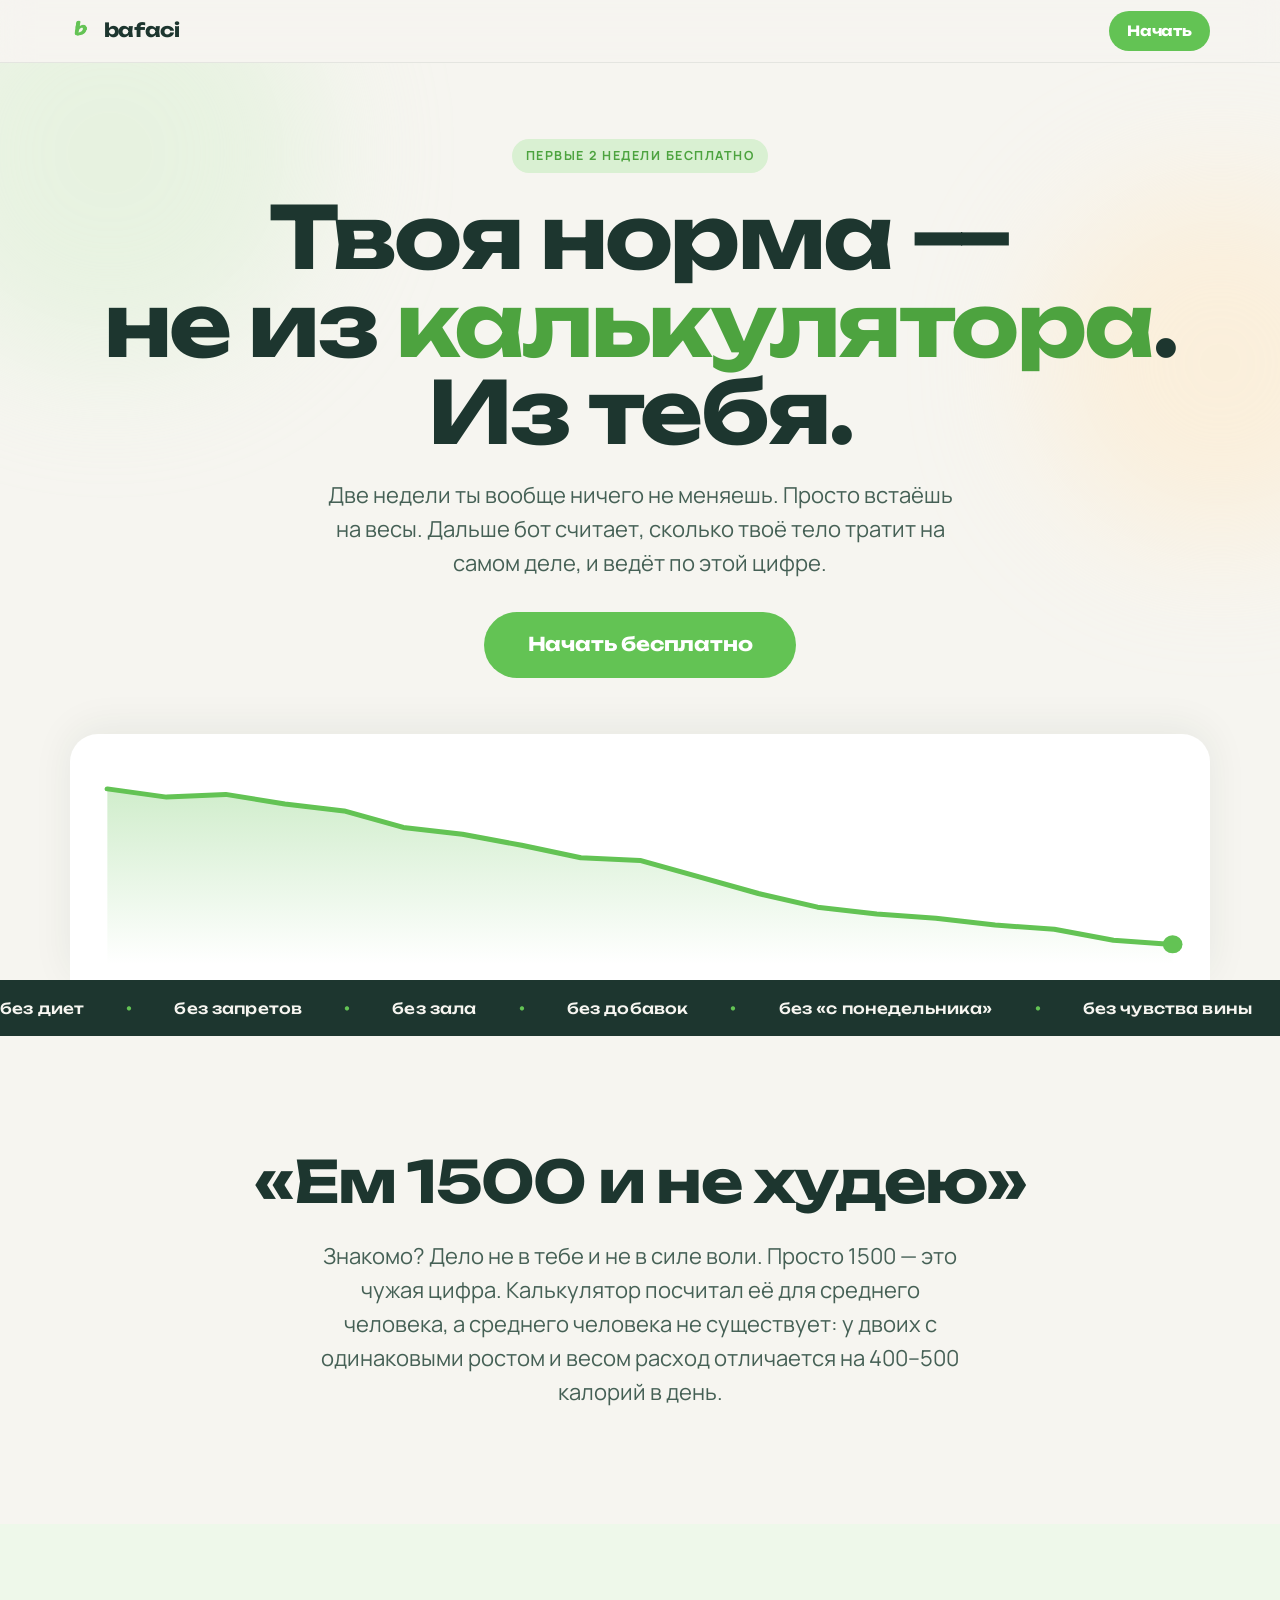
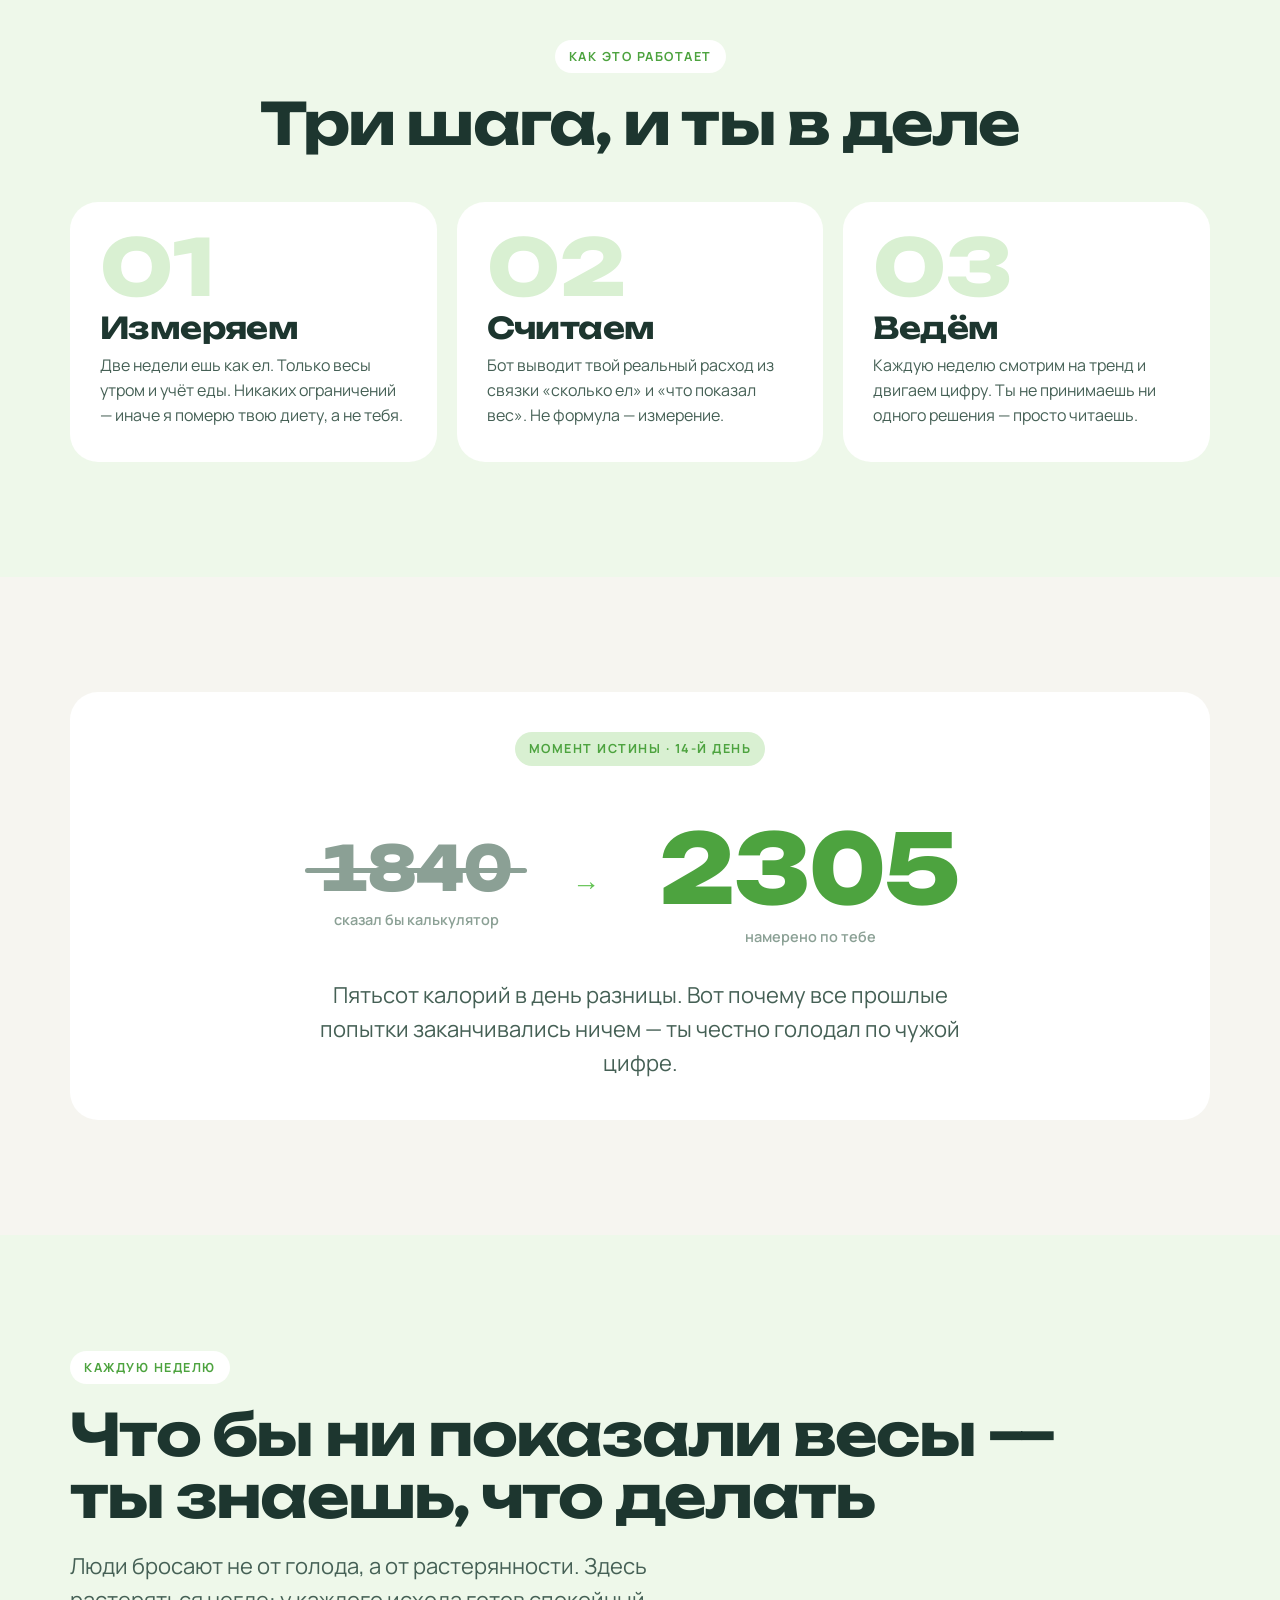
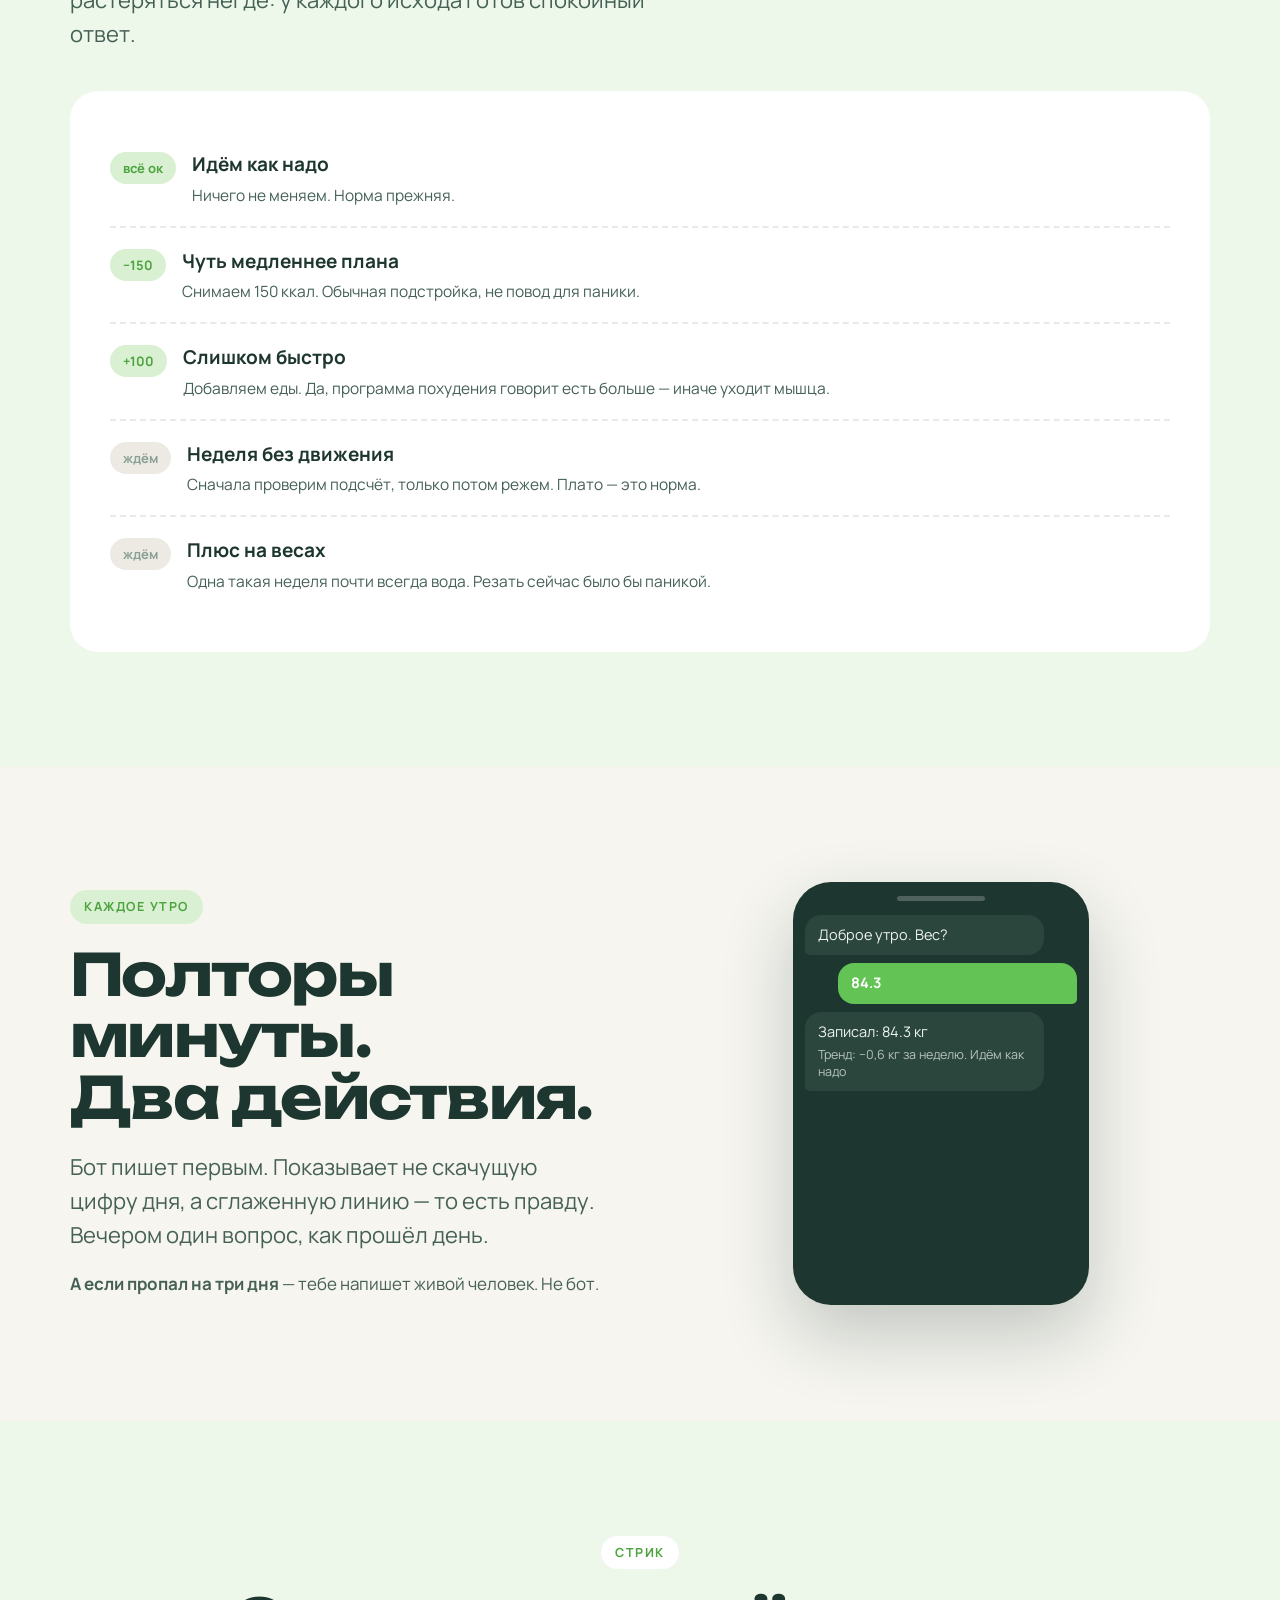
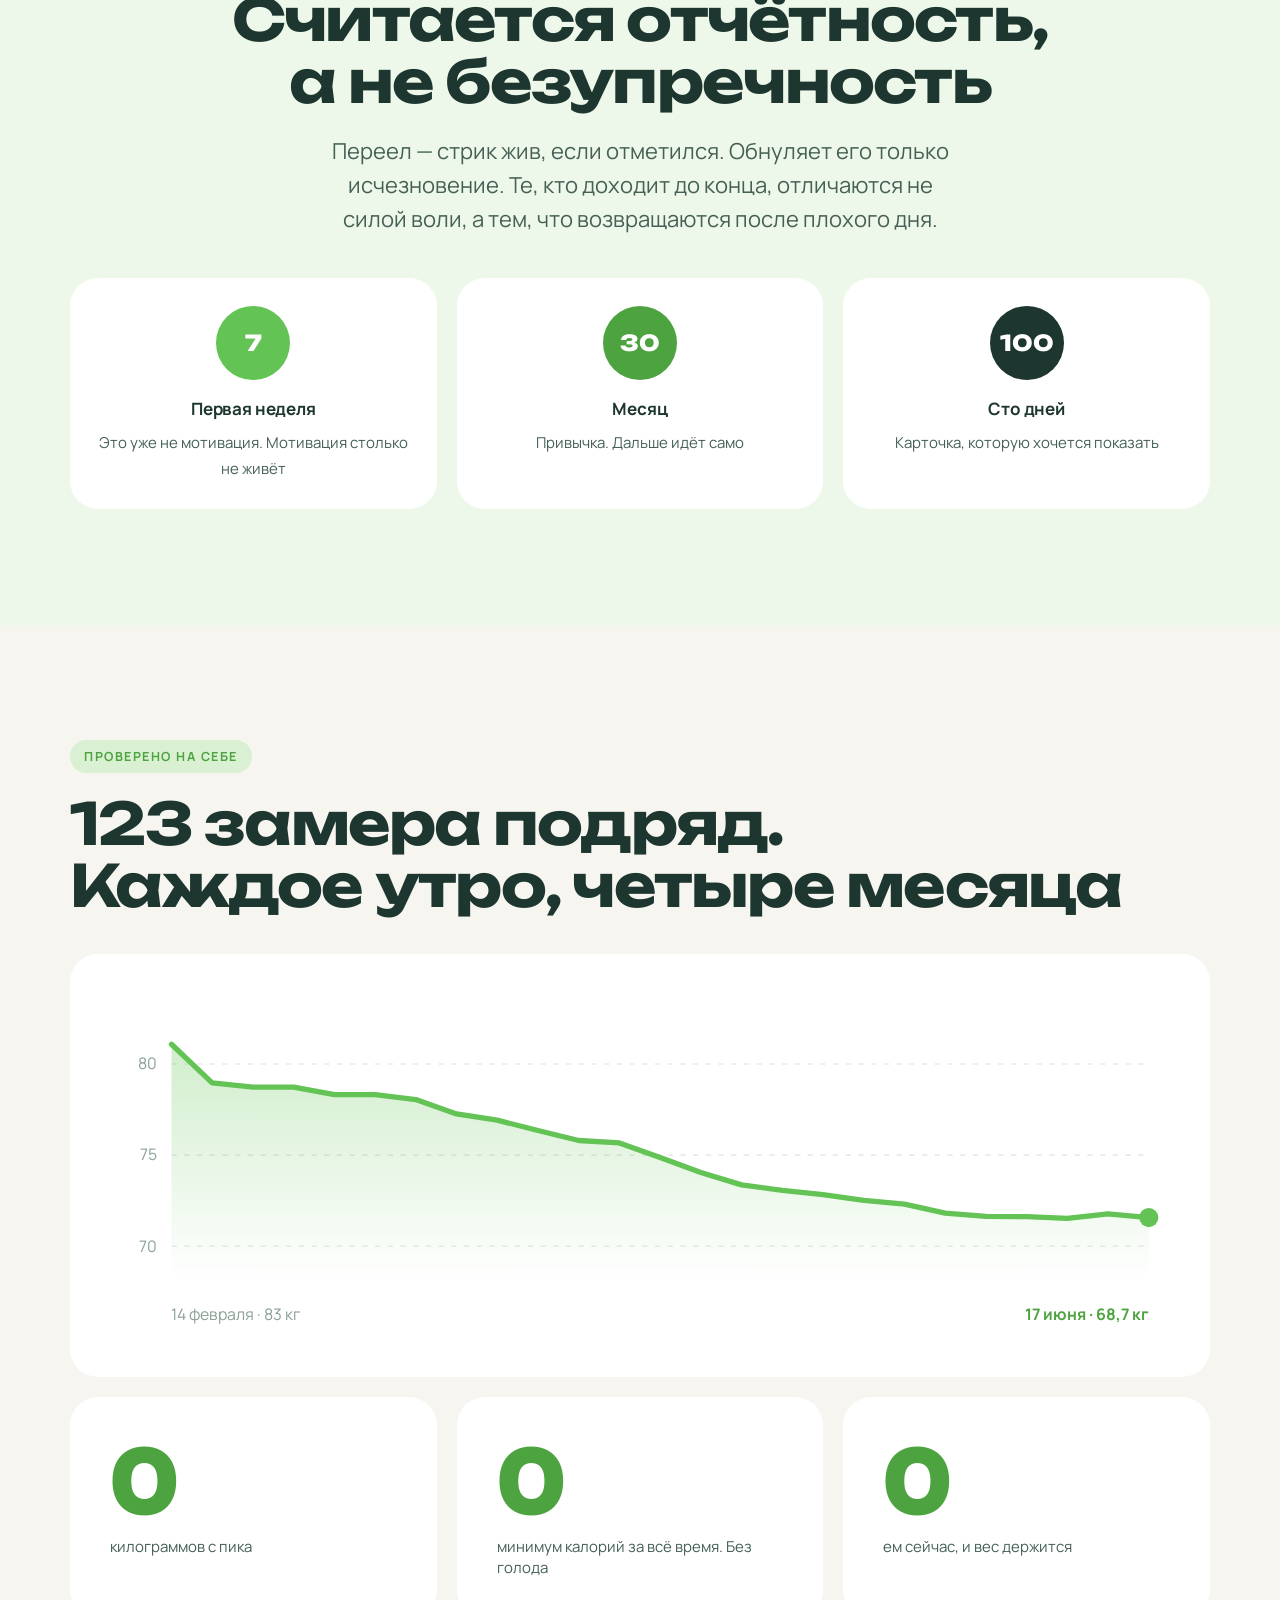
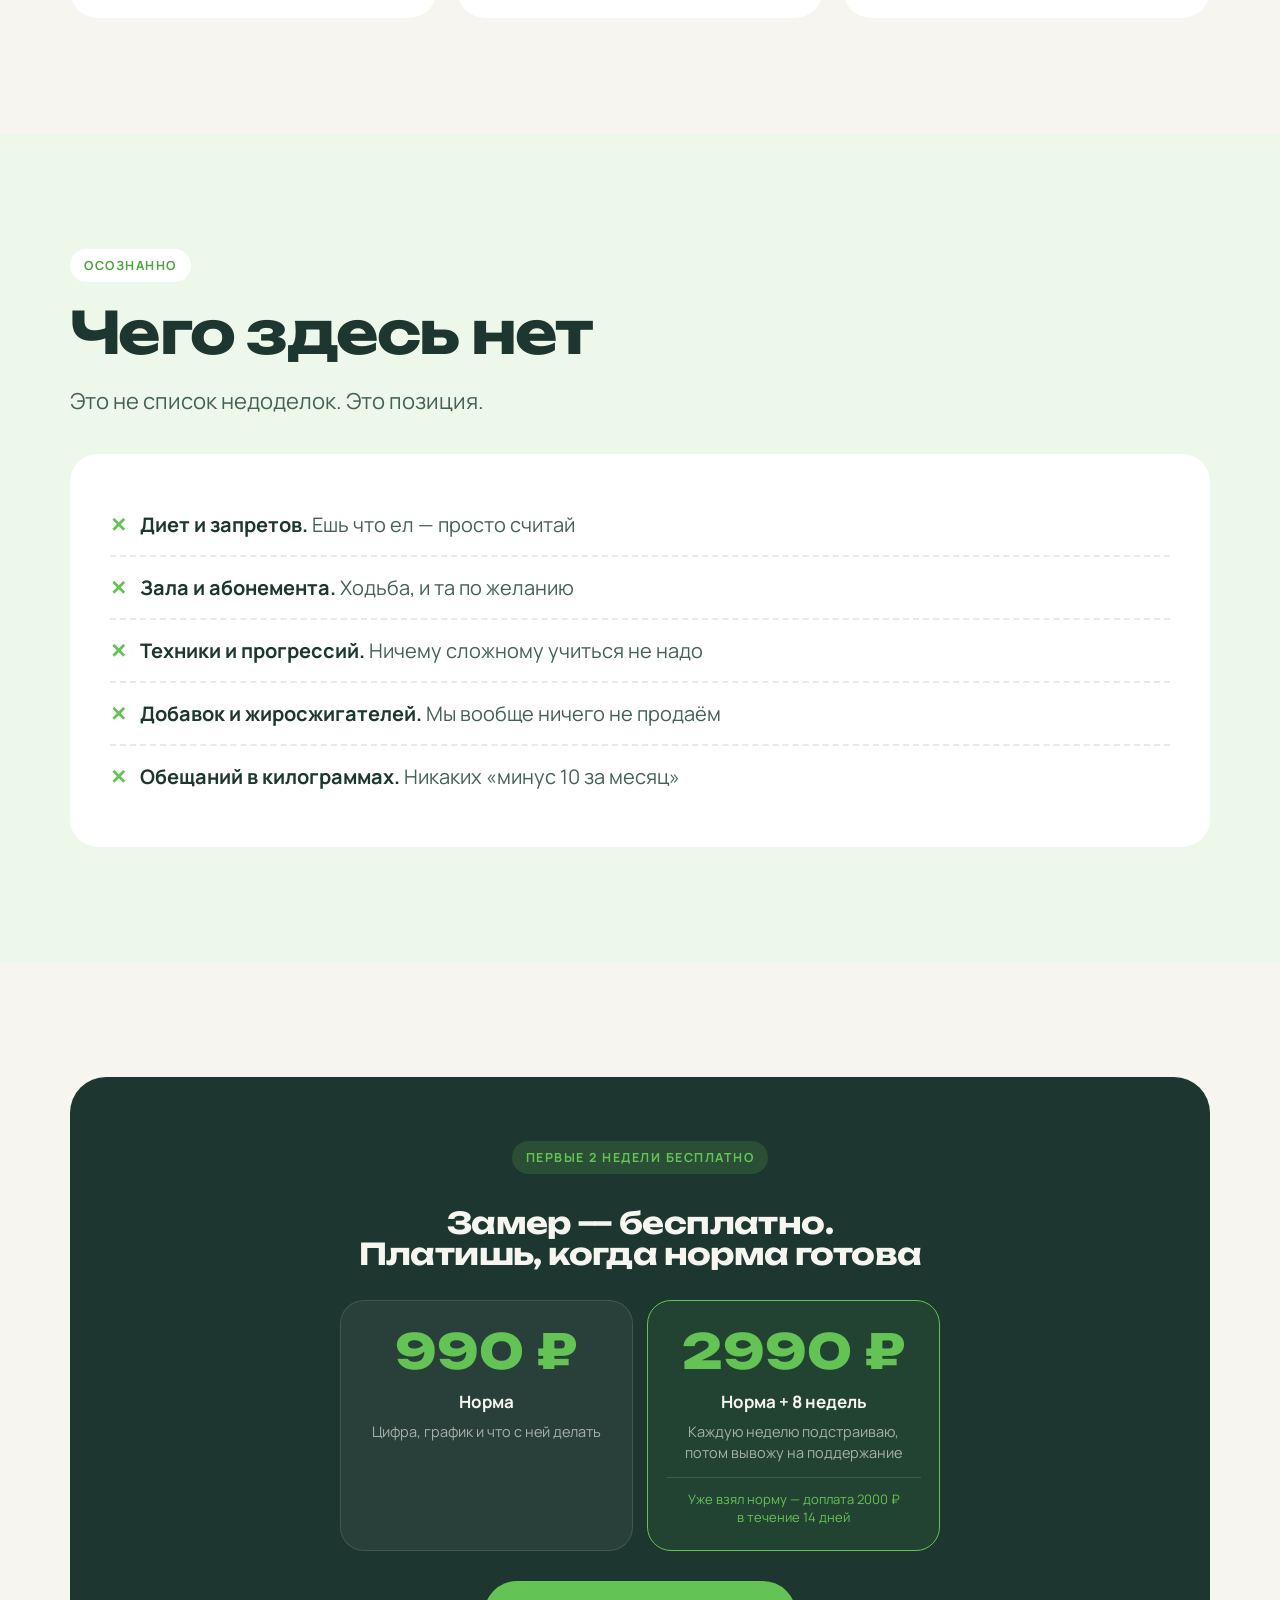
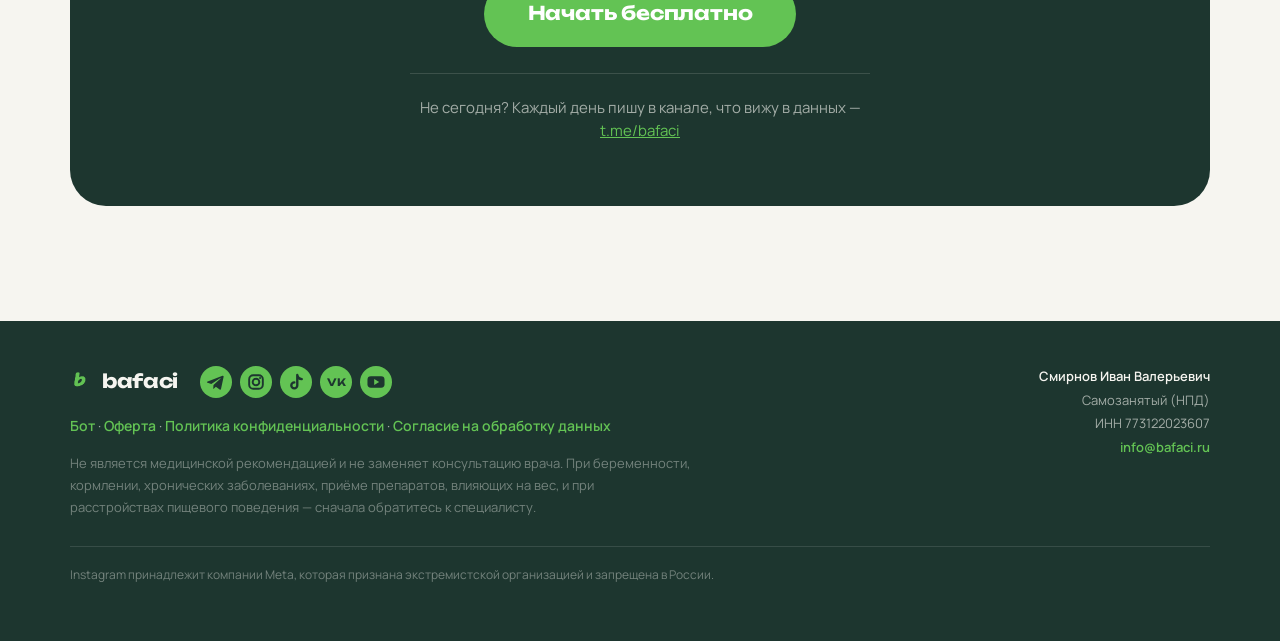
<file: index.html>
<!DOCTYPE html>
<html lang="ru">
<head>
<meta charset="utf-8">
<meta name="viewport" content="width=device-width, initial-scale=1, viewport-fit=cover">
<title>bafaci — мы не гадаем твою норму. Мы её измеряем.</title>
<meta name="description" content="Телеграм-бот, который две недели измеряет твой настоящий расход калорий, а потом ведёт по тренду и каждую неделю сам подстраивает норму. Без диет, запретов и зала.">
<link rel="icon" href="logo.png">
<link rel="stylesheet" href="fonts/fonts.css">
<style>
:root{
  --grn:#63c354; --grn-d:#4da33f; --grn-l:#d9f0d2; --grn-p:#eef8ea;
  --ink:#1d362f; --ink-2:#456055; --ink-3:#8ba095;
  --paper:#f6f5f0; --card:#fff;
  --max:1180px; --r:28px;
  --f-body:'Manrope',-apple-system,BlinkMacSystemFont,'Segoe UI','Helvetica Neue',Arial,sans-serif;
  --f-disp:'Unbounded','Manrope',-apple-system,BlinkMacSystemFont,'Segoe UI',Arial,sans-serif;
}
*{margin:0;padding:0;box-sizing:border-box}
html{-webkit-text-size-adjust:100%;scroll-behavior:smooth}
body{background:var(--paper);color:var(--ink);
  font-family:var(--f-body);
  font-size:17px;line-height:1.55;overflow-x:hidden;-webkit-font-smoothing:antialiased}
.wrap{max-width:var(--max);margin:0 auto;padding:0 20px}
section{padding:clamp(64px,9vw,130px) 0;position:relative}

h1,h2,h3,.disp{font-family:var(--f-disp);font-weight:700;letter-spacing:-.03em;line-height:1.02}
h1{font-size:clamp(38px,7.6vw,86px)}
h2{font-size:clamp(29px,5vw,58px);line-height:1.06}
h3{font-size:clamp(20px,2.6vw,30px);letter-spacing:-.02em}
.lead{font-size:clamp(17px,2vw,22px);color:var(--ink-2);max-width:640px;line-height:1.55}
.eyebrow{display:inline-block;font-size:12.5px;font-weight:700;letter-spacing:.12em;text-transform:uppercase;
  color:var(--grn-d);background:var(--grn-l);padding:7px 14px;border-radius:99px;margin-bottom:20px}
.g{color:var(--grn-d)}

.rv{opacity:0;transform:translateY(28px);transition:opacity .8s cubic-bezier(.2,.9,.3,1),transform .8s cubic-bezier(.2,.9,.3,1)}
.rv.in{opacity:1;transform:none}
.d1{transition-delay:.08s}.d2{transition-delay:.16s}.d3{transition-delay:.24s}.d4{transition-delay:.32s}

/* header */
header{position:sticky;top:0;z-index:70;background:rgba(246,245,240,.82);
  backdrop-filter:blur(16px);-webkit-backdrop-filter:blur(16px);border-bottom:1px solid rgba(29,54,47,.08)}
.nav{max-width:var(--max);margin:0 auto;padding:11px 20px;display:flex;align-items:center;justify-content:space-between;gap:12px}
.brand{display:flex;align-items:center;gap:10px;font-family:var(--f-disp);font-weight:700;font-size:19px;letter-spacing:-.02em}
.brand img{height:30px;width:auto;display:block}
.btn{display:inline-block;background:var(--grn);color:#fff;font-weight:700;font-family:var(--f-disp);
  padding:12px 24px;border-radius:99px;text-decoration:none;font-size:15px;letter-spacing:-.01em;
  transition:transform .3s cubic-bezier(.2,.9,.3,1),box-shadow .3s,background .3s;white-space:nowrap}
.btn:hover{background:var(--grn-d);transform:translateY(-2px) scale(1.03);box-shadow:0 10px 26px rgba(99,195,84,.35)}
.btn:active{transform:scale(.98)}
.btn.sm{padding:9px 18px;font-size:14px}
.btn.big{font-size:19px;padding:18px 44px}

/* hero */
.hero{padding-top:clamp(40px,6vw,80px);padding-bottom:0;text-align:center;overflow:hidden}
.hero h1{margin-bottom:22px}
.hero .lead{margin:0 auto 32px}
.blob{position:absolute;border-radius:50%;filter:blur(64px);opacity:.5;pointer-events:none;z-index:-1}
.blob.a{width:420px;height:420px;background:var(--grn-l);top:-120px;left:-100px}
.blob.b{width:360px;height:360px;background:#ffe9c7;top:120px;right:-120px}
.herochart{margin-top:56px;background:var(--card);border-radius:var(--r) var(--r) 0 0;
  padding:26px 22px 0;box-shadow:0 -6px 40px rgba(29,54,47,.07)}
.herochart svg{width:100%;height:auto;display:block}

/* marquee */
.tick{background:var(--ink);color:var(--paper);padding:15px 0;overflow:hidden;white-space:nowrap}
.tickrow{display:inline-flex;gap:42px;animation:slide 26s linear infinite;font-family:var(--f-disp);
  font-weight:500;font-size:15px;letter-spacing:.01em;padding-right:42px}
.tickrow span{display:inline-flex;align-items:center;gap:42px}
.tickrow b{color:var(--grn);font-weight:700}
@keyframes slide{from{transform:translateX(0)}to{transform:translateX(-50%)}}

/* cards */
.card{background:var(--card);border-radius:var(--r);padding:clamp(22px,3.4vw,40px)}
.grid2{display:grid;grid-template-columns:1fr 1fr;gap:20px}
.grid3{display:grid;grid-template-columns:repeat(3,1fr);gap:20px}
@media(max-width:880px){.grid2,.grid3{grid-template-columns:1fr}}

.step{background:var(--card);border-radius:var(--r);padding:34px 30px;position:relative;overflow:hidden;
  transition:transform .35s cubic-bezier(.2,.9,.3,1)}
.step:hover{transform:translateY(-6px)}
  .step .n{font-family:var(--f-disp);font-weight:800;font-size:78px;color:var(--grn-l);line-height:.8;margin-bottom:14px}
.step h3{margin-bottom:10px}
.step p{color:var(--ink-2);font-size:16px}

/* calibration */
.calib{display:flex;align-items:center;justify-content:center;gap:clamp(16px,5vw,60px);flex-wrap:wrap;text-align:center}
  .cnum{font-family:var(--f-disp);font-weight:800;font-variant-numeric:tabular-nums;line-height:1}
.cold{font-size:clamp(34px,5.5vw,62px);color:var(--ink-3);position:relative}
.cold::after{content:'';position:absolute;left:-8%;right:-8%;top:50%;height:5px;background:var(--ink-3);
  border-radius:9px;transform:scaleX(0);transform-origin:left;transition:transform .7s cubic-bezier(.2,.9,.3,1) .45s}
.calib.in .cold::after{transform:scaleX(1)}
.cnew{font-size:clamp(46px,8vw,96px);color:var(--grn-d)}
.clbl{font-size:14.5px;color:var(--ink-3);margin-top:10px;font-weight:600}
.carrow{font-size:28px;color:var(--grn);font-weight:700}

/* verdicts */
.vd{display:flex;gap:16px;padding:19px 0;border-bottom:2px dashed rgba(29,54,47,.1);align-items:flex-start}
.vd:last-child{border-bottom:0}
.pill{flex:none;font-family:var(--f-body);font-weight:800;font-size:13px;padding:6px 13px;border-radius:99px;
  background:var(--grn-l);color:var(--grn-d);white-space:nowrap;margin-top:2px}
.pill.gr{background:#eceae3;color:var(--ink-3)}
.vd .t{font-weight:700;font-size:clamp(16px,1.9vw,19px)}
.vd .s{color:var(--ink-2);font-size:15.5px;margin-top:3px}

/* phone */
.phone{width:296px;max-width:84vw;margin:0 auto;background:var(--ink);border-radius:38px;
  padding:14px 12px 20px;box-shadow:0 30px 70px rgba(29,54,47,.24)}
.notch{width:88px;height:5px;background:rgba(255,255,255,.22);border-radius:99px;margin:0 auto 14px}
.msg{background:#2b463d;color:#eef3f0;border-radius:16px 16px 16px 5px;padding:10px 13px;font-size:14.5px;
  margin-bottom:8px;max-width:88%;line-height:1.4;opacity:0;transform:translateY(10px) scale(.96);
  transition:all .5s cubic-bezier(.2,.9,.3,1)}
.msg.me{background:var(--grn);color:#fff;margin-left:auto;border-radius:16px 16px 5px 16px;font-weight:700}
.msg.on{opacity:1;transform:none}
.msg .sm{display:block;font-size:12.5px;opacity:.72;margin-top:4px}

/* levels */
.lv{background:var(--card);border-radius:var(--r);padding:28px 22px;text-align:center;
  transition:transform .35s cubic-bezier(.2,.9,.3,1)}
.lv:hover{transform:translateY(-6px) rotate(-1.2deg)}
.lv .ring{width:74px;height:74px;margin:0 auto 16px;border-radius:50%;display:grid;place-items:center;
  font-family:var(--f-disp);font-weight:800;font-size:22px;color:#fff;background:var(--grn)}
.lv .ring.g2{background:var(--grn-d)}.lv .ring.g3{background:var(--ink)}
.lv b{display:block;font-family:var(--f-body);font-weight:800;font-size:17px;margin-bottom:6px;letter-spacing:-.01em}
.lv span{font-family:var(--f-body);font-size:15px;color:var(--ink-2);line-height:1.45}

/* no-list */
.no{display:flex;gap:13px;align-items:baseline;padding:15px 0;border-bottom:2px dashed rgba(29,54,47,.1);
  font-size:clamp(16px,2vw,20px);color:var(--ink-2)}
.no:last-child{border-bottom:0}
.no i{color:var(--grn);font-style:normal;font-weight:800;font-family:var(--f-body);flex:none}
.no b{color:var(--ink)}

/* stats */
  .bignum{font-family:var(--f-disp);font-weight:800;font-size:clamp(46px,7.6vw,88px);color:var(--grn-d);
  line-height:1;font-variant-numeric:tabular-nums}
.statlbl{font-size:15px;color:var(--ink-2);margin-top:11px;line-height:1.4}

/* price */
.pricecard{background:var(--ink);color:var(--paper);border-radius:36px;padding:clamp(36px,5vw,64px) 26px;text-align:center}
  .price{font-family:var(--f-disp);font-weight:800;font-size:clamp(48px,8vw,88px);line-height:1;color:var(--grn)}
.plans{display:grid;grid-template-columns:1fr 1fr;gap:14px;max-width:600px;margin:0 auto}
.plan{background:rgba(246,245,240,.05);border:1.5px solid rgba(246,245,240,.12);border-radius:24px;padding:26px 18px 24px}
.plan.hot{border-color:var(--grn);background:rgba(99,195,84,.09)}
.plan-price{font-family:var(--f-disp);font-weight:800;font-size:clamp(34px,4.6vw,48px);line-height:1;color:var(--grn);margin-bottom:14px;white-space:nowrap}
.plan b{display:block;color:var(--paper);font-size:17px;margin-bottom:6px}
.plan span{display:block;font-size:14.5px;line-height:1.45;color:rgba(246,245,240,.62)}
.plan em{display:block;font-style:normal;font-size:13px;line-height:1.4;color:var(--grn);
  margin-top:14px;padding-top:12px;border-top:1px solid rgba(246,245,240,.12)}
@media(max-width:520px){.plans{grid-template-columns:1fr}
  .pricecard .btn.big{font-size:17px;padding:17px 28px}}
.pricecard .btn{background:var(--grn);margin-top:30px}
.pricecard .btn:hover{background:#77d267}

footer{background:var(--ink);color:rgba(246,245,240,.62);padding:44px 0 56px;font-size:14px;line-height:1.7}
footer a{color:var(--grn);text-decoration:none;font-weight:600}
footer .brand{color:var(--paper)}
.disc{margin-top:14px;max-width:620px;font-size:13px;color:rgba(246,245,240,.4)}
.foot{display:flex;justify-content:space-between;align-items:flex-start;gap:28px 48px;flex-wrap:wrap}
.foot__main{flex:1 1 480px;min-width:0}
.foot__top{display:flex;align-items:center;gap:14px 22px;flex-wrap:wrap;margin-bottom:16px}
.socials{display:flex;gap:8px;margin:0;padding:0;list-style:none}
.socials a{display:block;width:32px;height:32px;transition:opacity .15s}
.socials a:hover{opacity:.8}
.socials svg{display:block;width:100%;height:100%}
.ico-bg{fill:var(--grn)}.ico-fg{fill:var(--ink)}.ico-st{fill:none;stroke:var(--ink);stroke-linecap:round}
.foot__req{text-align:right;font-size:13px;line-height:1.8}
.foot__req b{display:block;color:var(--paper);font-weight:600}
.foot__legal{margin-top:28px;padding-top:18px;border-top:1px solid rgba(246,245,240,.12);font-size:12px;color:rgba(246,245,240,.4)}
@media(max-width:760px){.foot__req{text-align:left}}

@media(max-width:560px){
  .nav .btn.sm{padding:8px 15px;font-size:13px}
  .brand{font-size:17px}.brand img{height:26px}
  .step{padding:26px 22px}.step .n{font-size:60px}
}
</style>
</head>
<body>

<header>
  <div class="nav">
    <div class="brand"><img src="logo.png" alt=""> bafaci</div>
    <a class="btn sm" href="#start">Начать</a>
  </div>
</header>

<!-- HERO -->
<section class="hero">
  <div class="blob a"></div><div class="blob b"></div>
  <div class="wrap">
    <div class="eyebrow rv">Первые 2 недели бесплатно</div>
    <h1 class="rv d1">Твоя норма —<br>не из <span class="g">калькулятора</span>.<br>Из тебя.</h1>
    <p class="lead rv d2">Две недели ты вообще ничего не меняешь. Просто встаёшь на весы.
      Дальше бот считает, сколько твоё тело тратит на самом деле, и ведёт по этой цифре.</p>
    <a class="btn big rv d3" href="#start">Начать бесплатно</a>

    <div class="herochart rv d4">
      <svg id="hchart" viewBox="0 0 1000 220" preserveAspectRatio="none" style="height:clamp(140px,20vw,220px)">
        <defs><linearGradient id="hg" x1="0" y1="0" x2="0" y2="1">
          <stop offset="0" stop-color="#63c354" stop-opacity=".3"/>
          <stop offset="1" stop-color="#63c354" stop-opacity="0"/></linearGradient></defs>
        <path id="hfill" fill="url(#hg)" opacity="0"/>
        <path id="hline" stroke="#63c354" stroke-width="5" fill="none" stroke-linecap="round" stroke-linejoin="round"/>
        <circle id="hdot" r="9" fill="#63c354" opacity="0"/>
      </svg>
    </div>
  </div>
</section>

<!-- TICKER -->
<div class="tick" aria-hidden="true">
  <div class="tickrow">
    <span>без диет <b>•</b> без запретов <b>•</b> без зала <b>•</b> без добавок <b>•</b> без «с понедельника» <b>•</b> без чувства вины <b>•</b></span>
    <span>без диет <b>•</b> без запретов <b>•</b> без зала <b>•</b> без добавок <b>•</b> без «с понедельника» <b>•</b> без чувства вины <b>•</b></span>
  </div>
</div>

<!-- PROBLEM -->
<section>
  <div class="wrap" style="text-align:center">
    <h2 class="rv">«Ем 1500 и не худею»</h2>
    <p class="lead rv d1" style="margin:26px auto 0;text-align:center">
      Знакомо? Дело не в тебе и не в силе воли. Просто 1500 — это чужая цифра.
      Калькулятор посчитал её для среднего человека, а среднего человека не существует:
      у двоих с одинаковыми ростом и весом расход отличается на 400–500 калорий в день.</p>
  </div>
</section>

<!-- HOW -->
<section style="background:var(--grn-p)">
  <div class="wrap">
    <div style="text-align:center;margin-bottom:48px">
      <div class="eyebrow rv" style="background:#fff">Как это работает</div>
      <h2 class="rv d1">Три шага, и ты в деле</h2>
    </div>
    <div class="grid3">
      <div class="step rv d1"><div class="n">01</div><h3>Измеряем</h3>
        <p>Две недели ешь как ел. Только весы утром и учёт еды. Никаких ограничений — иначе я померю твою диету, а не тебя.</p></div>
      <div class="step rv d2"><div class="n">02</div><h3>Считаем</h3>
        <p>Бот выводит твой реальный расход из связки «сколько ел» и «что показал вес». Не формула — измерение.</p></div>
      <div class="step rv d3"><div class="n">03</div><h3>Ведём</h3>
        <p>Каждую неделю смотрим на тренд и двигаем цифру. Ты не принимаешь ни одного решения — просто читаешь.</p></div>
    </div>
  </div>
</section>

<!-- CALIBRATION -->
<section>
  <div class="wrap">
    <div class="card rv" style="text-align:center">
      <div class="eyebrow">Момент истины · 14-й день</div>
      <div class="calib" id="calib" style="margin:34px 0 8px">
        <div><div class="cnum cold" id="cold">1840</div><div class="clbl">сказал бы калькулятор</div></div>
        <div class="carrow">→</div>
        <div><div class="cnum cnew" id="cnew">1840</div><div class="clbl">намерено по тебе</div></div>
      </div>
      <p class="lead" style="margin:30px auto 0;text-align:center">
        Пятьсот калорий в день разницы. Вот почему все прошлые попытки заканчивались ничем —
        ты честно голодал по чужой цифре.</p>
    </div>
  </div>
</section>

<!-- VERDICTS -->
<section style="background:var(--grn-p)">
  <div class="wrap">
    <div class="eyebrow rv" style="background:#fff">Каждую неделю</div>
    <h2 class="rv d1">Что бы ни показали весы —<br>ты знаешь, что делать</h2>
    <p class="lead rv d2" style="margin-top:22px">Люди бросают не от голода, а от растерянности.
      Здесь растеряться негде: у каждого исхода готов спокойный ответ.</p>
    <div class="card rv d3" style="margin-top:40px">
      <div class="vd"><span class="pill">всё ок</span><div><div class="t">Идём как надо</div>
        <div class="s">Ничего не меняем. Норма прежняя.</div></div></div>
      <div class="vd"><span class="pill">−150</span><div><div class="t">Чуть медленнее плана</div>
        <div class="s">Снимаем 150 ккал. Обычная подстройка, не повод для паники.</div></div></div>
      <div class="vd"><span class="pill">+100</span><div><div class="t">Слишком быстро</div>
        <div class="s">Добавляем еды. Да, программа похудения говорит есть больше — иначе уходит мышца.</div></div></div>
      <div class="vd"><span class="pill gr">ждём</span><div><div class="t">Неделя без движения</div>
        <div class="s">Сначала проверим подсчёт, только потом режем. Плато — это норма.</div></div></div>
      <div class="vd"><span class="pill gr">ждём</span><div><div class="t">Плюс на весах</div>
        <div class="s">Одна такая неделя почти всегда вода. Резать сейчас было бы паникой.</div></div></div>
    </div>
  </div>
</section>

<!-- PHONE -->
<section>
  <div class="wrap">
    <div class="grid2" style="align-items:center;gap:clamp(28px,5vw,66px)">
      <div>
        <div class="eyebrow rv">Каждое утро</div>
        <h2 class="rv d1">Полторы минуты.<br>Два действия.</h2>
        <p class="lead rv d2" style="margin-top:22px">Бот пишет первым. Показывает не скачущую цифру дня,
          а сглаженную линию — то есть правду. Вечером один вопрос, как прошёл день.</p>
        <p class="lead rv d3" style="margin-top:18px;font-size:17px">
          <b>А если пропал на три дня</b> — тебе напишет живой человек. Не бот.</p>
      </div>
      <div class="rv d2">
        <div class="phone" id="phone">
          <div class="notch"></div>
          <div class="msg">Доброе утро. Вес?</div>
          <div class="msg me">84.3</div>
          <div class="msg">Записал: 84.3 кг<span class="sm">Тренд: −0,6 кг за неделю. Идём как надо</span></div>
          <div class="msg">Это твой новый минимум за всё время</div>
          <div class="msg me">🔥</div>
          <div class="msg">Стрик: 23 дня подряд<span class="sm">Ещё день — и будет месяц</span></div>
        </div>
      </div>
    </div>
  </div>
</section>

<!-- LEVELS -->
<section style="background:var(--grn-p)">
  <div class="wrap">
    <div style="text-align:center;margin-bottom:42px">
      <div class="eyebrow rv" style="background:#fff">Стрик</div>
      <h2 class="rv d1">Считается отчётность,<br>а не безупречность</h2>
      <p class="lead rv d2" style="margin:22px auto 0;text-align:center">
        Переел — стрик жив, если отметился. Обнуляет его только исчезновение.
        Те, кто доходит до конца, отличаются не силой воли, а тем, что возвращаются после плохого дня.</p>
    </div>
    <div class="grid3">
      <div class="lv rv d1"><div class="ring">7</div><b>Первая неделя</b><span>Это уже не мотивация. Мотивация столько не живёт</span></div>
      <div class="lv rv d2"><div class="ring g2">30</div><b>Месяц</b><span>Привычка. Дальше идёт само</span></div>
      <div class="lv rv d3"><div class="ring g3">100</div><b>Сто дней</b><span>Карточка, которую хочется показать</span></div>
    </div>
  </div>
</section>

<!-- RESULT -->
<section>
  <div class="wrap">
    <div class="eyebrow rv">Проверено на себе</div>
    <h2 class="rv d1">123 замера подряд.<br>Каждое утро, четыре месяца</h2>
    <div class="card rv d2" style="margin-top:38px;padding-bottom:26px">
      <svg id="chart" viewBox="0 0 1000 330" style="width:100%;height:auto;overflow:visible">
        <g stroke="rgba(29,54,47,.1)" stroke-width="1.5" stroke-dasharray="5 7">
          <line x1="58" y1="66" x2="980" y2="66"/><line x1="58" y1="152" x2="980" y2="152"/>
          <line x1="58" y1="238" x2="980" y2="238"/></g>
        <text x="44" y="71" fill="#8ba095" font-size="15" text-anchor="end" font-family="Manrope, Arial, sans-serif">80</text>
        <text x="44" y="157" fill="#8ba095" font-size="15" text-anchor="end" font-family="Manrope, Arial, sans-serif">75</text>
        <text x="44" y="243" fill="#8ba095" font-size="15" text-anchor="end" font-family="Manrope, Arial, sans-serif">70</text>
        <defs><linearGradient id="cg" x1="0" y1="0" x2="0" y2="1">
          <stop offset="0" stop-color="#63c354" stop-opacity=".3"/>
          <stop offset="1" stop-color="#63c354" stop-opacity="0"/></linearGradient></defs>
        <path id="cfill" fill="url(#cg)" opacity="0"/>
        <path id="cline" stroke="#63c354" stroke-width="5" fill="none" stroke-linecap="round" stroke-linejoin="round"/>
        <circle id="cdot" r="9" fill="#63c354" opacity="0"/>
        <text x="58" y="308" fill="#8ba095" font-size="15" font-family="Manrope, Arial, sans-serif">14 февраля · 83 кг</text>
        <text x="980" y="308" fill="#4da33f" font-size="15" text-anchor="end" font-family="Manrope, Arial, sans-serif" font-weight="700">17 июня · 68,7 кг</text>
      </svg>
    </div>
    <div class="grid3" style="margin-top:20px">
      <div class="card rv d1"><div class="bignum" data-count="14" data-pre="−">0</div>
        <div class="statlbl">килограммов с пика</div></div>
      <div class="card rv d2"><div class="bignum" data-count="2000">0</div>
        <div class="statlbl">минимум калорий за всё время. Без голода</div></div>
      <div class="card rv d3"><div class="bignum" data-count="2400">0</div>
        <div class="statlbl">ем сейчас, и вес держится</div></div>
    </div>
  </div>
</section>

<!-- NO -->
<section style="background:var(--grn-p)">
  <div class="wrap">
    <div class="eyebrow rv" style="background:#fff">Осознанно</div>
    <h2 class="rv d1">Чего здесь нет</h2>
    <p class="lead rv d2" style="margin-top:20px">Это не список недоделок. Это позиция.</p>
    <div class="card rv d3" style="margin-top:36px">
      <div class="no"><i>✕</i><div><b>Диет и запретов.</b> Ешь что ел — просто считай</div></div>
      <div class="no"><i>✕</i><div><b>Зала и абонемента.</b> Ходьба, и та по желанию</div></div>
      <div class="no"><i>✕</i><div><b>Техники и прогрессий.</b> Ничему сложному учиться не надо</div></div>
      <div class="no"><i>✕</i><div><b>Добавок и жиросжигателей.</b> Мы вообще ничего не продаём</div></div>
      <div class="no"><i>✕</i><div><b>Обещаний в килограммах.</b> Никаких «минус 10 за месяц»</div></div>
    </div>
  </div>
</section>

<!-- PRICE -->
<section id="start">
  <div class="wrap">
    <div class="pricecard rv">
      <div class="eyebrow" style="background:rgba(99,195,84,.18);color:var(--grn)">Первые 2 недели бесплатно</div>
      <h3 style="color:var(--paper);margin:14px 0 30px">Замер — бесплатно.<br>Платишь, когда норма готова</h3>
      <div class="plans">
        <div class="plan">
          <div class="plan-price">990 ₽</div>
          <b>Норма</b>
          <span>Цифра, график и что с ней делать</span>
        </div>
        <div class="plan hot">
          <div class="plan-price">2990 ₽</div>
          <b>Норма + 8 недель</b>
          <span>Каждую неделю подстраиваю, потом вывожу на поддержание</span>
          <em>Уже взял норму — доплата 2000&nbsp;₽ в&nbsp;течение 14&nbsp;дней</em>
        </div>
      </div>
      <a class="btn big" href="https://t.me/bafaci_coach_bot?start=sait">Начать бесплатно</a>
      <p style="margin-top:26px;padding-top:22px;border-top:1px solid rgba(246,245,240,.14);font-size:15px;color:rgba(246,245,240,.62);max-width:460px;margin-left:auto;margin-right:auto">
        Не сегодня? Каждый день пишу в канале, что вижу в данных —
        <a href="https://t.me/bafaci" style="color:var(--grn)">t.me/bafaci</a></p>
    </div>
  </div>
</section>

<footer>
  <div class="wrap">
    <div class="foot">
      <div class="foot__main">
        <div class="foot__top">
          <div class="brand"><img src="logo.png" alt="" style="height:28px"> bafaci</div>
          <!-- свои значки соцсетей, viewBox 0 0 30 30 -->
          <ul class="socials">
            <li><a href="https://t.me/bafaci" aria-label="Telegram-канал" target="_blank" rel="noopener"><svg viewBox="0 0 30 30" aria-hidden="true"><circle cx="15" cy="15" r="15" class="ico-bg"/><path class="ico-fg" d="M7.2 14.6l13.9-5.4c.65-.24 1.2.15 1 1.13l-2.36 11.1c-.17.79-.64.98-1.3.61l-3.6-2.65-1.73 1.67c-.2.2-.36.36-.73.36l.26-3.66 6.66-6.02c.29-.26-.06-.4-.45-.15l-8.23 5.18-3.55-1.1c-.77-.24-.78-.77.16-1.14z"/></svg></a></li>
            <li><a href="https://www.instagram.com/bafaci.moscow/" aria-label="Instagram" target="_blank" rel="noopener"><svg viewBox="0 0 30 30" aria-hidden="true"><circle cx="15" cy="15" r="15" class="ico-bg"/><rect class="ico-st" x="8.6" y="8.6" width="12.8" height="12.8" rx="3.8" stroke-width="1.8"/><circle class="ico-st" cx="15" cy="15" r="3.1" stroke-width="1.8"/><circle class="ico-fg" cx="18.8" cy="11.2" r=".95"/></svg></a></li>
            <li><a href="https://www.tiktok.com/@bafaci" aria-label="TikTok" target="_blank" rel="noopener"><svg viewBox="0 0 30 30" aria-hidden="true"><circle cx="15" cy="15" r="15" class="ico-bg"/><path class="ico-st" d="M16.2 8.4v9.8a2.8 2.8 0 1 1-2.8-2.8M16.2 8.6c.4 2.1 1.9 3.5 4.2 3.7" stroke-width="2.2"/></svg></a></li>
            <li><a href="https://vk.com/bafaci" aria-label="ВКонтакте" target="_blank" rel="noopener"><svg viewBox="0 0 30 30" aria-hidden="true"><circle cx="15" cy="15" r="15" class="ico-bg"/><text class="ico-fg" x="15" y="18.4" text-anchor="middle" font-family="Unbounded, Manrope, Arial, sans-serif" font-weight="700" font-size="9.6">VK</text></svg></a></li>
            <li><a href="https://www.youtube.com/@bafaci" aria-label="YouTube" target="_blank" rel="noopener"><svg viewBox="0 0 30 30" aria-hidden="true"><circle cx="15" cy="15" r="15" class="ico-bg"/><rect class="ico-fg" x="7" y="9.6" width="16" height="10.8" rx="3.2"/><path class="ico-bg" d="M13.3 12.3v5.4l4.7-2.7z"/></svg></a></li>
          </ul>
        </div>
        <a href="https://t.me/bafaci_coach_bot?start=futer">Бот</a> ·
        <a href="offer.html">Оферта</a> ·
        <a href="privacy.html">Политика конфиденциальности</a> ·
        <a href="consent.html">Согласие на обработку данных</a>
        <p class="disc">Не является медицинской рекомендацией и не заменяет консультацию врача.
          При беременности, кормлении, хронических заболеваниях, приёме препаратов, влияющих на вес,
          и при расстройствах пищевого поведения — сначала обратитесь к специалисту.</p>
      </div>
      <div class="foot__req">
        <b>Смирнов Иван Валерьевич</b>
        Самозанятый (НПД)<br>
        ИНН 773122023607<br>
        <a href="mailto:info@bafaci.ru">info@bafaci.ru</a>
      </div>
    </div>
    <p class="foot__legal">Instagram принадлежит компании Meta, которая признана экстремистской организацией и запрещена в России.</p>
  </div>
</footer>

<script>
(function(){
var reduce=matchMedia('(prefers-reduced-motion: reduce)').matches;

function once(el,cb,th){
  if(!el) return;
  var o=new IntersectionObserver(function(es){
    es.forEach(function(e){ if(e.isIntersecting){ cb(e.target); o.unobserve(e.target);} });
  },{threshold:th||.2,rootMargin:'0px 0px -6% 0px'});
  o.observe(el);
}

/* появление */
var io=new IntersectionObserver(function(es){
  es.forEach(function(e){ if(e.isIntersecting){ e.target.classList.add('in'); io.unobserve(e.target);} });
},{threshold:.12,rootMargin:'0px 0px -5% 0px'});
document.querySelectorAll('.rv').forEach(function(el){io.observe(el)});
/* страховка: что уже видно при загрузке — показать сразу */
setTimeout(function(){
  document.querySelectorAll('.rv').forEach(function(el){
    var r=el.getBoundingClientRect();
    if(r.top<innerHeight*.95) el.classList.add('in');
  });
},60);

/* рисование пути */
function drawPath(line,fill,dot,dur){
  var L=line.getTotalLength();
  line.style.strokeDasharray=L; line.style.strokeDashoffset=reduce?0:L;
  requestAnimationFrame(function(){
    line.style.transition='stroke-dashoffset '+dur+'ms cubic-bezier(.25,.8,.35,1)';
    line.style.strokeDashoffset=0;
    if(fill){fill.style.transition='opacity 900ms ease '+(dur*.45)+'ms';fill.style.opacity=1;}
    if(dot){dot.style.transition='opacity 400ms ease '+(dur*.86)+'ms';dot.style.opacity=1;}
  });
}
function build(svgId,lineId,fillId,dotId,data,lo,hi,pad){
  var svg=document.getElementById(svgId); if(!svg) return null;
  var vb=svg.viewBox.baseVal, X0=pad.l, X1=vb.width-pad.r, Y0=pad.t, Y1=vb.height-pad.b;
  var Y=function(v){return Y1-(v-lo)/(hi-lo)*(Y1-Y0);};
  var pts=data.map(function(v,i){return [X0+(X1-X0)*i/(data.length-1),Y(v)];});
  var d=pts.map(function(p,i){return (i?'L':'M')+p[0].toFixed(1)+' '+p[1].toFixed(1);}).join(' ');
  var line=document.getElementById(lineId), fill=document.getElementById(fillId), dot=document.getElementById(dotId);
  line.setAttribute('d',d);
  if(fill) fill.setAttribute('d',d+' L'+X1+' '+(Y1+pad.b*.4)+' L'+X0+' '+(Y1+pad.b*.4)+' Z');
  if(dot){dot.setAttribute('cx',pts[pts.length-1][0]);dot.setAttribute('cy',pts[pts.length-1][1]);}
  return {line:line,fill:fill,dot:dot};
}

var HERO=[80,79.4,79.6,78.9,78.4,77.2,76.7,75.9,75.0,74.8,73.6,72.4,71.4,70.9,70.6,70.1,69.8,69.0,68.7];
var h=build('hchart','hline','hfill','hdot',HERO,68,80.5,{l:14,r:14,t:22,b:26});
if(h) setTimeout(function(){drawPath(h.line,h.fill,h.dot,2200);},500);

var W=[83,79.8,79.45,79.45,78.83,78.83,78.43,77.24,76.73,75.87,75.04,74.84,73.64,72.4,
       71.37,70.93,70.57,70.1,69.79,69.04,68.78,68.74,68.6,68.98,68.67];
var c=build('chart','cline','cfill','cdot',W,67,84,{l:58,r:20,t:36,b:100});
if(c) once(document.getElementById('chart'),function(){drawPath(c.line,c.fill,c.dot,2600);},.3);

/* счётчики */
document.querySelectorAll('[data-count]').forEach(function(el){
  once(el,function(){
    var to=+el.dataset.count,pre=el.dataset.pre||'',t0=null;
    if(reduce){el.textContent=pre+to.toLocaleString('ru-RU');return;}
    (function step(t){ t0=t0||t; var p=Math.min((t-t0)/1400,1), e=1-Math.pow(1-p,3);
      el.textContent=pre+Math.round(to*e).toLocaleString('ru-RU');
      if(p<1)requestAnimationFrame(step); })(performance.now());
  },.45);
});

/* калибровка */
once(document.getElementById('calib'),function(el){
  el.classList.add('in');
  var n=document.getElementById('cnew');
  if(reduce){n.textContent='2340';return;}
  setTimeout(function(){ var t0=null;
    (function s(t){ t0=t0||t; var p=Math.min((t-t0)/1300,1), e=1-Math.pow(1-p,3);
      n.textContent=Math.round(1840+500*e); if(p<1)requestAnimationFrame(s); })(performance.now());
  },480);
},.4);

/* сообщения */
once(document.getElementById('phone'),function(el){
  el.querySelectorAll('.msg').forEach(function(m,i){
    setTimeout(function(){m.classList.add('on');},reduce?0:i*400);
  });
},.3);
})();
</script>
<script src="site.js" defer></script>
</body>
</html>
</file>
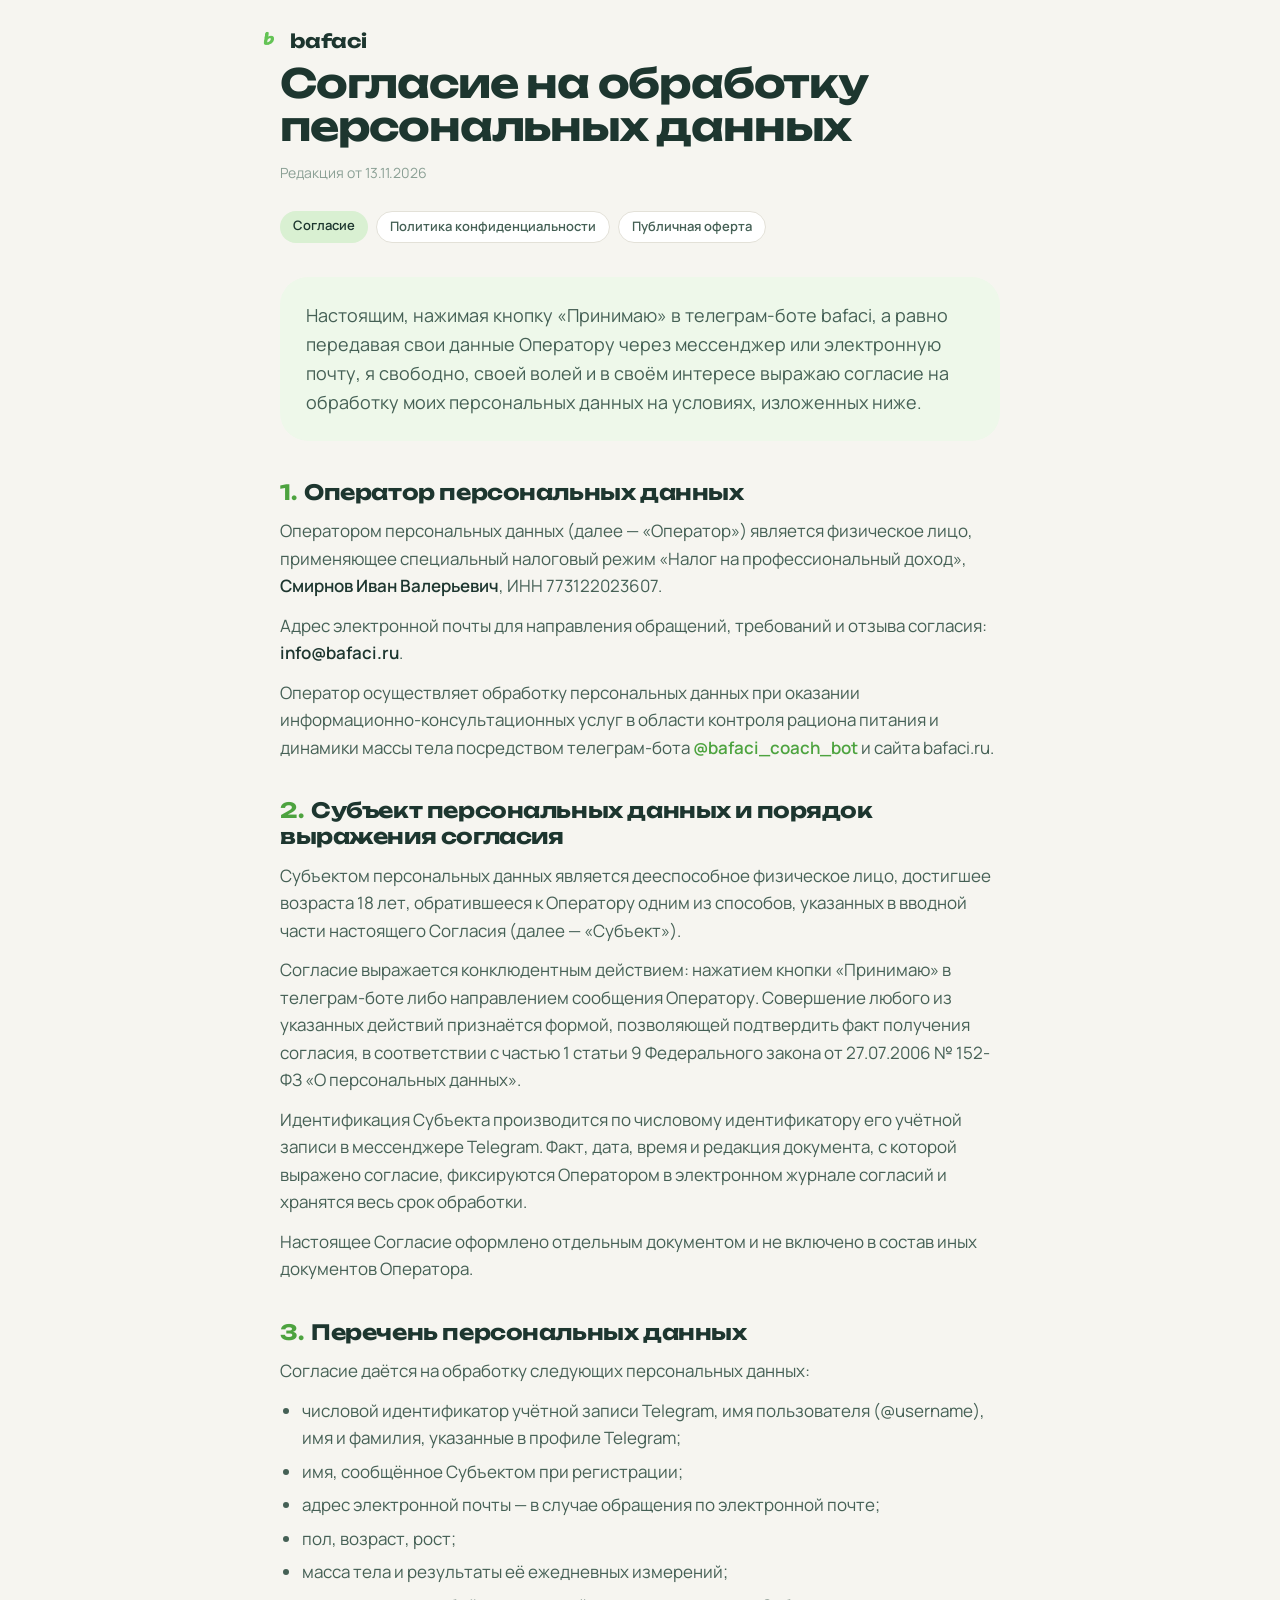
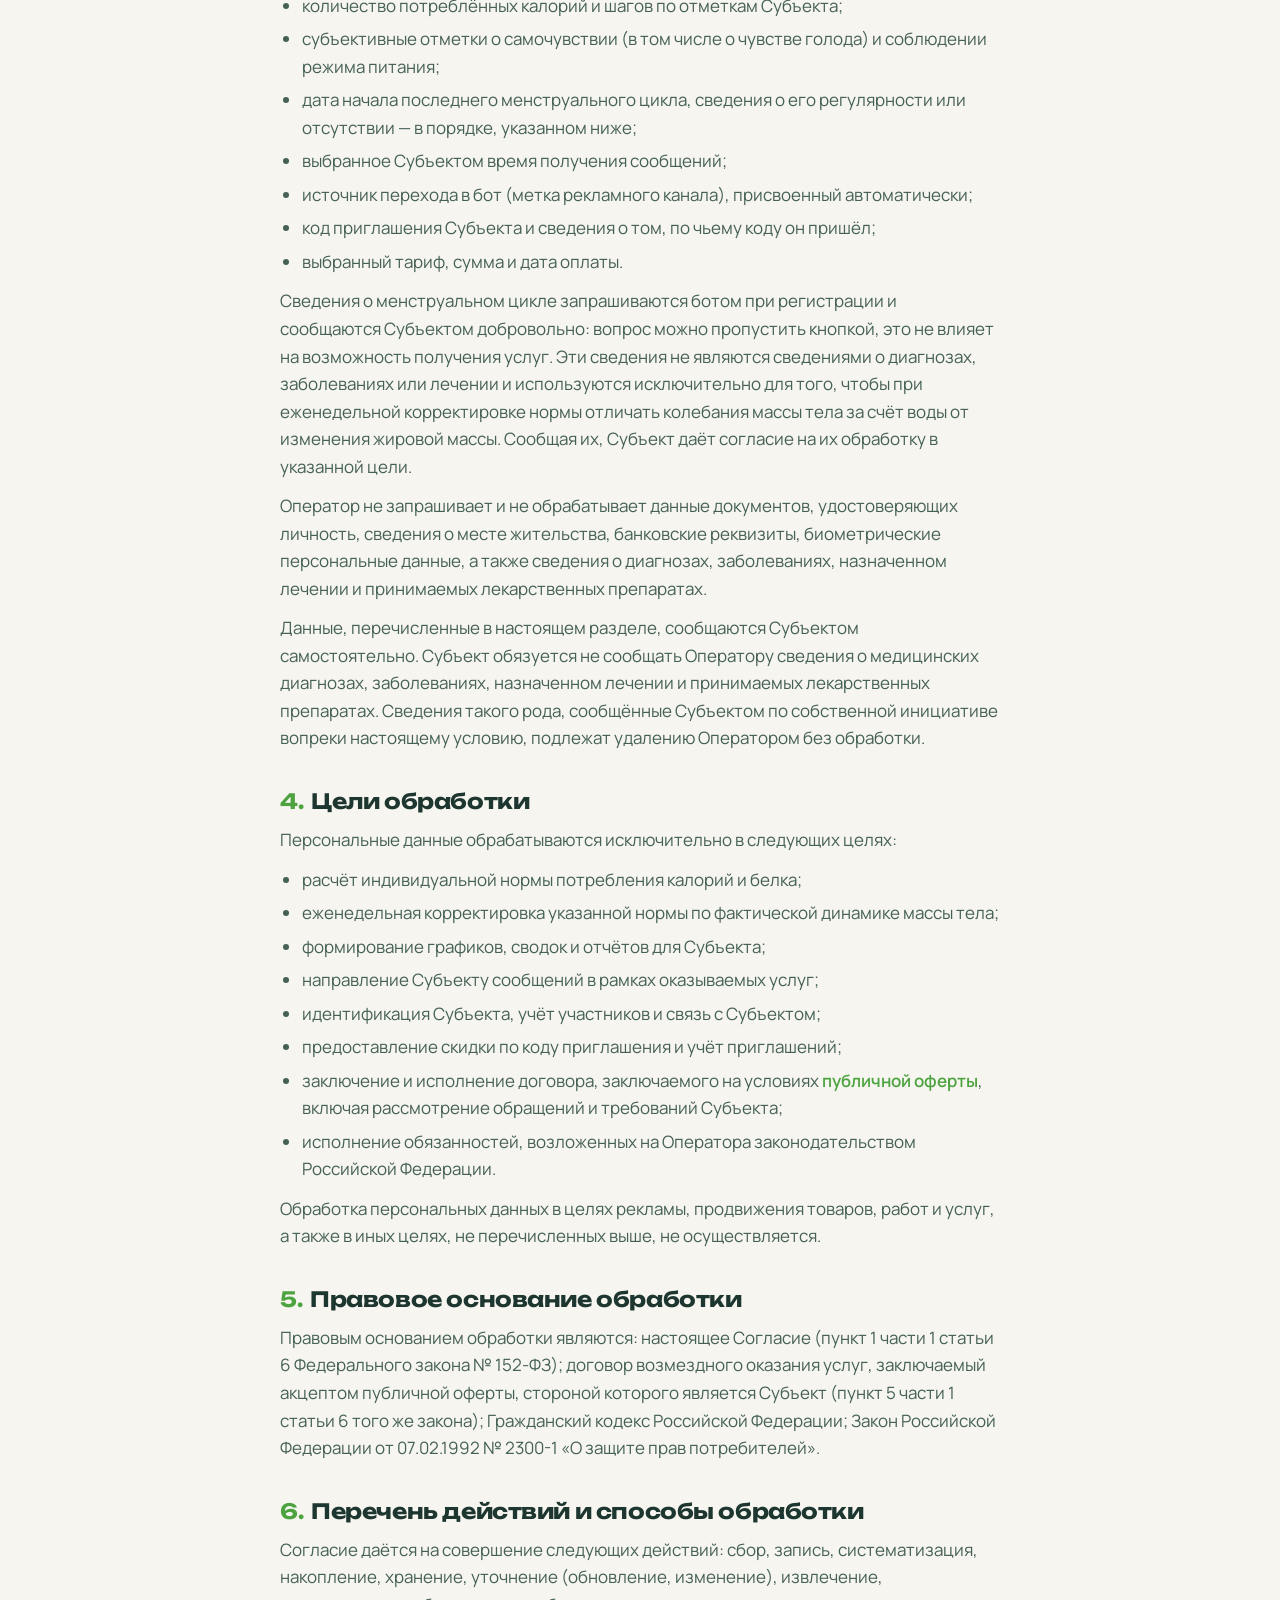
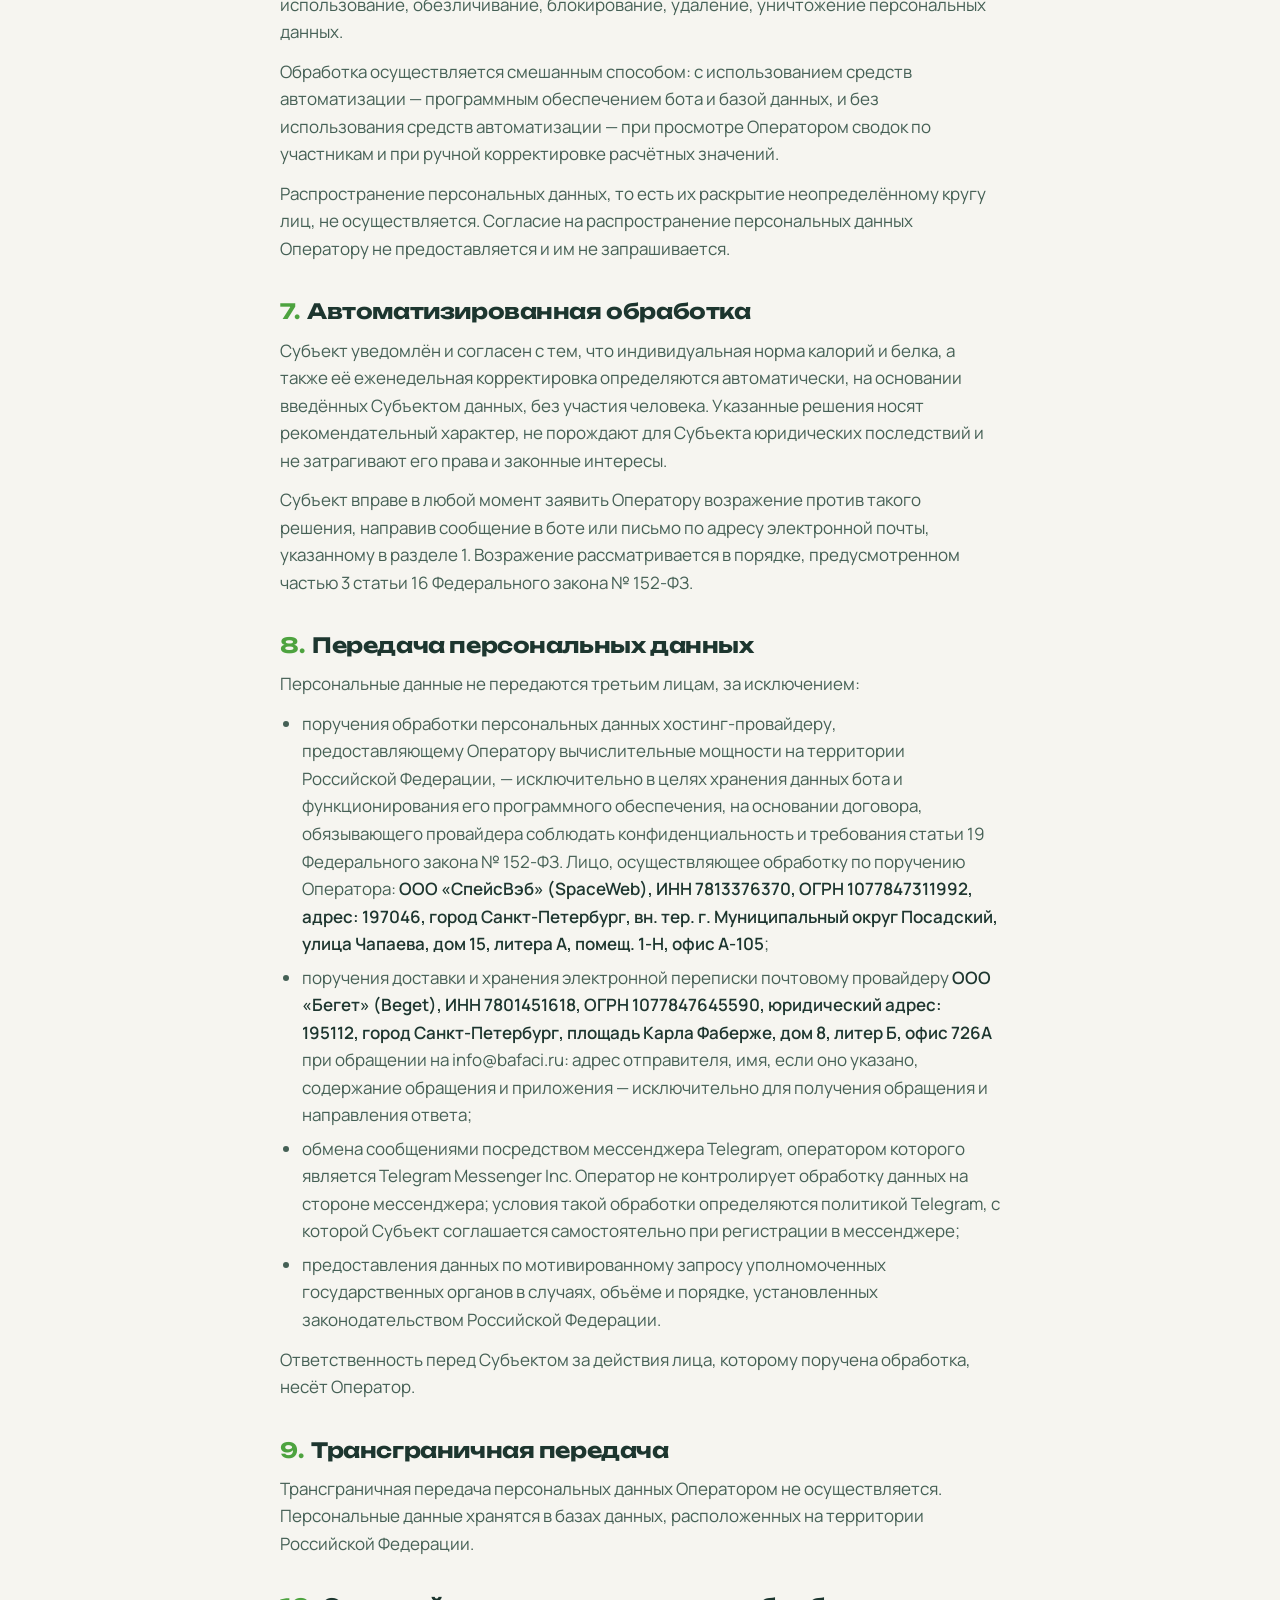
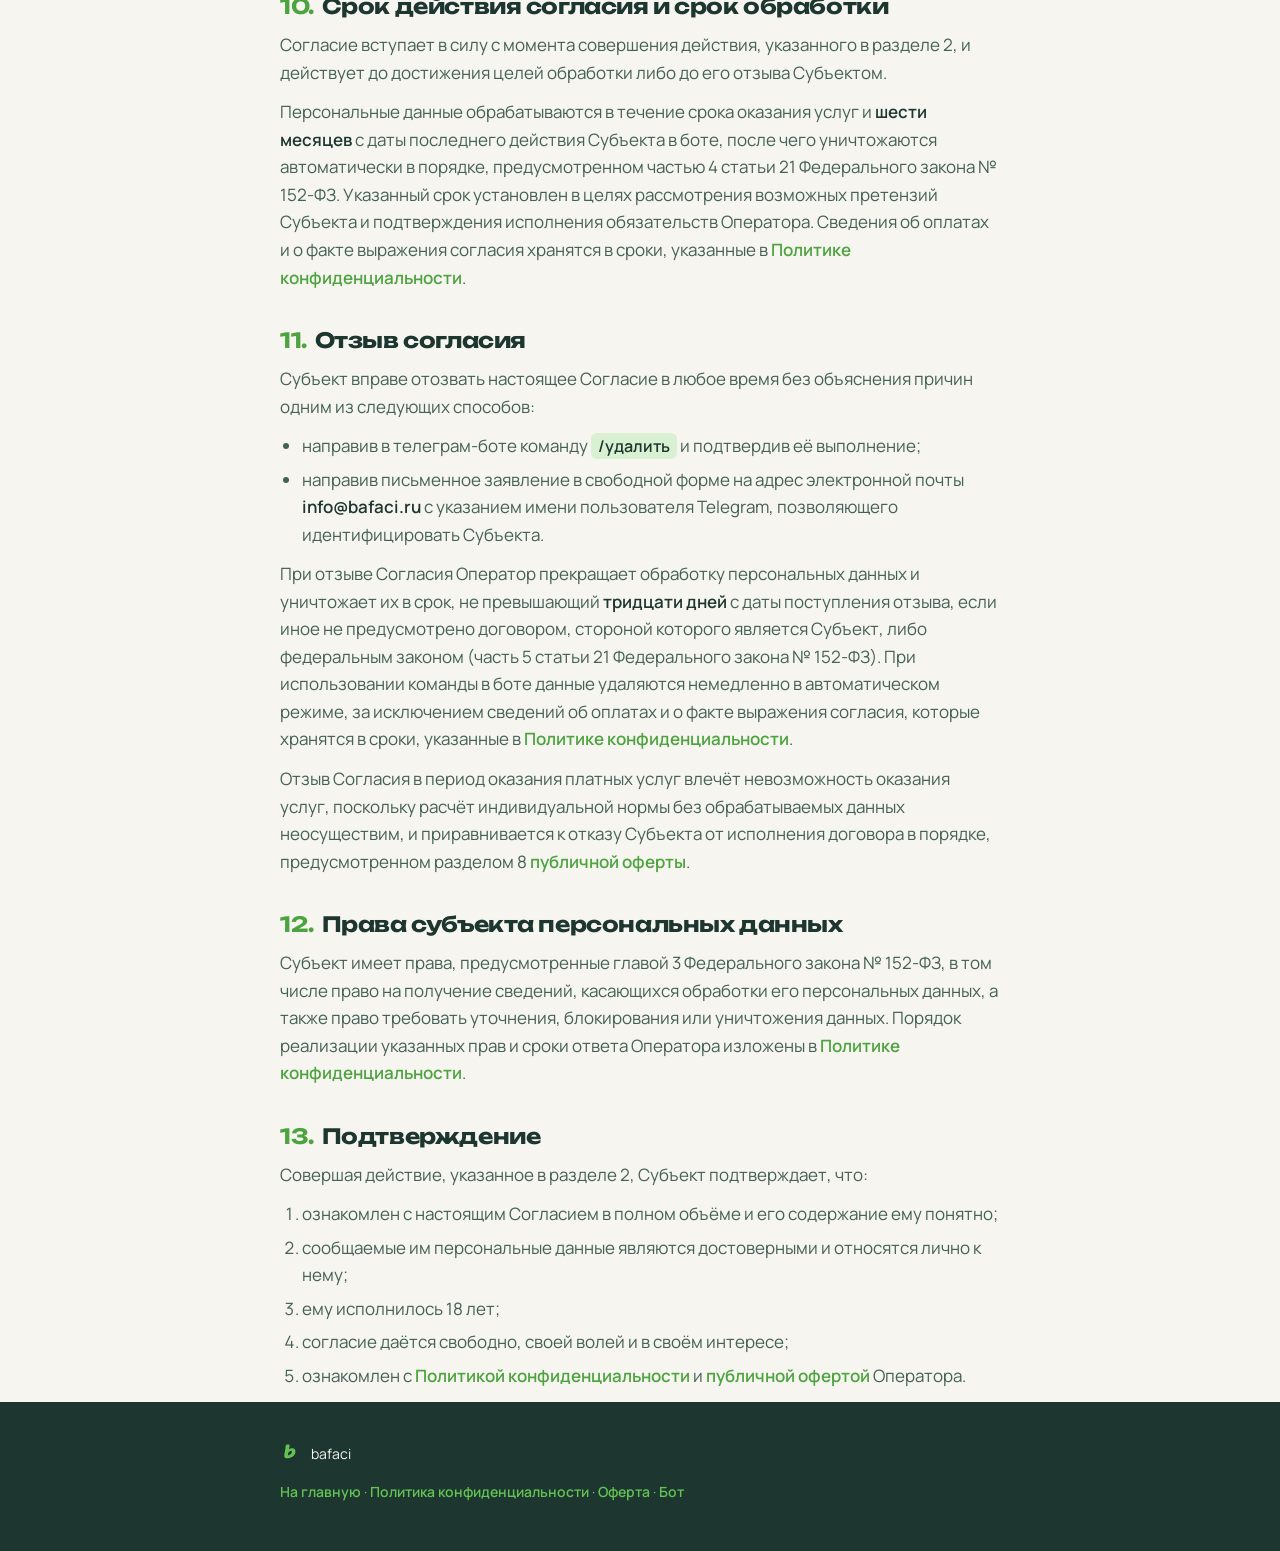
<file: consent.html>
<!DOCTYPE html>
<html lang="ru">
<head>
<meta charset="utf-8">
<meta name="viewport" content="width=device-width, initial-scale=1, viewport-fit=cover">
<title>bafaci — согласие на обработку персональных данных</title>
<meta name="robots" content="noindex">
<link rel="icon" href="logo.png">
<link rel="stylesheet" href="fonts/fonts.css">
<style>
:root{
  --grn:#63c354; --grn-d:#4da33f; --grn-l:#d9f0d2; --grn-p:#eef8ea;
  --ink:#1d362f; --ink-2:#456055; --ink-3:#8ba095;
  --paper:#f6f5f0; --card:#fff;
  --max:760px; --r:28px;
  --f-body:'Manrope',-apple-system,BlinkMacSystemFont,'Segoe UI','Helvetica Neue',Arial,sans-serif;
  --f-disp:'Unbounded','Manrope',-apple-system,BlinkMacSystemFont,'Segoe UI',Arial,sans-serif;
}
*{margin:0;padding:0;box-sizing:border-box}
html{-webkit-text-size-adjust:100%}
body{background:var(--paper);color:var(--ink);font-family:var(--f-body);
  font-size:17px;line-height:1.62;-webkit-font-smoothing:antialiased}
.wrap{max-width:var(--max);margin:0 auto;padding:0 20px}

.top{padding:26px 0 0}
.brand{display:inline-flex;align-items:center;gap:10px;font-family:var(--f-disp);
  font-weight:700;font-size:19px;letter-spacing:-.02em;color:var(--ink);text-decoration:none}
.brand img{height:26px}

main{padding:44px 0 90px}
h1{font-family:var(--f-disp);font-weight:700;letter-spacing:-.03em;line-height:1.08;
  font-size:clamp(26px,4.4vw,40px);margin-bottom:14px}
.date{color:var(--ink-3);font-size:14px;margin-bottom:26px}

.docnav{display:flex;flex-wrap:wrap;gap:8px;margin-bottom:34px}
.docnav a,.docnav span{font-size:13px;font-weight:600;padding:7px 13px;border-radius:999px;
  text-decoration:none;line-height:1.2}
.docnav a{background:#fff;color:var(--ink-2);border:1px solid #e3e1d8}
.docnav a:hover{border-color:var(--grn);color:var(--grn-d);text-decoration:none}
.docnav span{background:var(--grn-l);color:var(--ink)}

.intro{font-size:clamp(16px,1.9vw,18px);color:var(--ink-2);
  background:var(--grn-p);border-radius:var(--r);padding:24px 26px;margin-bottom:38px}

h2{font-family:var(--f-disp);font-weight:700;letter-spacing:-.02em;
  font-size:clamp(17px,2.3vw,21px);margin:36px 0 12px;line-height:1.24}
h2 span{color:var(--grn-d);margin-right:8px}
p{margin-bottom:12px;color:var(--ink-2)}
ul,ol{margin:0 0 12px 22px;color:var(--ink-2)}
li{margin-bottom:6px}
b{color:var(--ink);font-weight:600}
a{color:var(--grn-d);font-weight:600;text-decoration:none}
a:hover{text-decoration:underline}
code{background:var(--grn-l);color:var(--ink);padding:2px 7px;border-radius:6px;
  font-family:var(--f-body);font-weight:600;font-size:.95em}
hr{border:0;border-top:1px solid #e3e1d8;margin:38px 0}

footer{background:var(--ink);color:rgba(246,245,240,.62);padding:38px 0 48px;font-size:14px;line-height:1.7}
footer a{color:var(--grn)}
footer .fbrand{color:var(--paper);margin-bottom:12px;display:flex;align-items:center;gap:9px}
</style>
</head>
<body>

<div class="wrap top">
  <a class="brand" href="/"><img src="logo.png" alt="">bafaci</a>
</div>

<main class="wrap">

  <h1>Согласие на обработку персональных данных</h1>
  <div class="date">Редакция от 13.11.2026</div>

  <div class="docnav">
    <span>Согласие</span>
    <a href="privacy.html">Политика конфиденциальности</a>
    <a href="offer.html">Публичная оферта</a>
  </div>

  <div class="intro">
    Настоящим, нажимая кнопку «Принимаю» в телеграм-боте bafaci, а равно
    передавая свои данные Оператору через мессенджер или электронную почту,
    я свободно,
    своей волей и в своём интересе выражаю согласие на обработку моих
    персональных данных на условиях, изложенных ниже.
  </div>

  <h2><span>1.</span>Оператор персональных данных</h2>
  <p>Оператором персональных данных (далее — «Оператор») является физическое
    лицо, применяющее специальный налоговый режим «Налог на профессиональный
    доход», <b>Смирнов Иван Валерьевич</b>, ИНН 773122023607.</p>
  <p>Адрес электронной почты для направления обращений, требований и отзыва
    согласия: <b>info@bafaci.ru</b>.</p>
  <p>Оператор осуществляет обработку персональных данных при оказании
    информационно-консультационных услуг в области контроля рациона питания
    и динамики массы тела посредством телеграм-бота
    <a href="https://t.me/bafaci_coach_bot">@bafaci_coach_bot</a> и сайта
    bafaci.ru.</p>

  <h2><span>2.</span>Субъект персональных данных и порядок выражения согласия</h2>
  <p>Субъектом персональных данных является дееспособное физическое лицо,
    достигшее возраста 18 лет, обратившееся к Оператору одним из способов,
    указанных в вводной части настоящего Согласия (далее — «Субъект»).</p>
  <p>Согласие выражается конклюдентным действием: нажатием кнопки
    «Принимаю» в телеграм-боте либо направлением сообщения Оператору. Совершение любого из указанных действий признаётся формой,
    позволяющей подтвердить факт получения согласия, в соответствии
    с частью 1 статьи 9 Федерального закона от 27.07.2006 № 152-ФЗ
    «О персональных данных».</p>
  <p>Идентификация Субъекта производится по числовому идентификатору его
    учётной записи в мессенджере Telegram. Факт, дата, время и редакция
    документа, с которой выражено согласие, фиксируются Оператором
    в электронном журнале согласий и хранятся весь срок обработки.</p>
  <p>Настоящее Согласие оформлено отдельным документом и не включено
    в состав иных документов Оператора.</p>

  <h2><span>3.</span>Перечень персональных данных</h2>
  <p>Согласие даётся на обработку следующих персональных данных:</p>
  <ul>
    <li>числовой идентификатор учётной записи Telegram, имя пользователя
      (@username), имя и фамилия, указанные в профиле Telegram;</li>
    <li>имя, сообщённое Субъектом при регистрации;</li>
    <li>адрес электронной почты — в случае обращения по электронной почте;</li>
    <li>пол, возраст, рост;</li>
    <li>масса тела и результаты её ежедневных измерений;</li>
    <li>количество потреблённых калорий и шагов по отметкам Субъекта;</li>
    <li>субъективные отметки о самочувствии (в том числе о чувстве голода)
      и соблюдении режима питания;</li>
    <li>дата начала последнего менструального цикла, сведения о его
      регулярности или отсутствии — в порядке, указанном ниже;</li>
    <li>выбранное Субъектом время получения сообщений;</li>
    <li>источник перехода в бот (метка рекламного канала), присвоенный
      автоматически;</li>
    <li>код приглашения Субъекта и сведения о том, по чьему коду он пришёл;</li>
    <li>выбранный тариф, сумма и дата оплаты.</li>
  </ul>
  <p>Сведения о менструальном цикле запрашиваются ботом при регистрации
    и сообщаются Субъектом добровольно: вопрос можно пропустить кнопкой,
    это не влияет на возможность получения услуг. Эти сведения не являются
    сведениями о диагнозах, заболеваниях или лечении и используются
    исключительно для того, чтобы при еженедельной корректировке нормы
    отличать колебания массы тела за счёт воды от изменения жировой массы.
    Сообщая их, Субъект даёт согласие на их обработку в указанной цели.</p>
  <p>Оператор не запрашивает и не обрабатывает данные документов,
    удостоверяющих личность, сведения о месте жительства, банковские
    реквизиты, биометрические персональные данные, а также сведения
    о диагнозах, заболеваниях, назначенном лечении и принимаемых
    лекарственных препаратах.</p>
  <p>Данные, перечисленные в настоящем разделе, сообщаются Субъектом
    самостоятельно. Субъект обязуется не сообщать Оператору сведения
    о медицинских диагнозах, заболеваниях, назначенном лечении
    и принимаемых лекарственных препаратах. Сведения такого рода,
    сообщённые Субъектом по собственной инициативе вопреки настоящему
    условию, подлежат удалению Оператором без обработки.</p>

  <h2><span>4.</span>Цели обработки</h2>
  <p>Персональные данные обрабатываются исключительно в следующих целях:</p>
  <ul>
    <li>расчёт индивидуальной нормы потребления калорий и белка;</li>
    <li>еженедельная корректировка указанной нормы по фактической динамике
      массы тела;</li>
    <li>формирование графиков, сводок и отчётов для Субъекта;</li>
    <li>направление Субъекту сообщений в рамках оказываемых услуг;</li>
    <li>идентификация Субъекта, учёт участников и связь с Субъектом;</li>
    <li>предоставление скидки по коду приглашения и учёт приглашений;</li>
    <li>заключение и исполнение договора, заключаемого на условиях
      <a href="offer.html">публичной оферты</a>, включая рассмотрение
      обращений и требований Субъекта;</li>
    <li>исполнение обязанностей, возложенных на Оператора законодательством
      Российской Федерации.</li>
  </ul>
  <p>Обработка персональных данных в целях рекламы, продвижения товаров,
    работ и услуг, а также в иных целях, не перечисленных выше,
    не осуществляется.</p>

  <h2><span>5.</span>Правовое основание обработки</h2>
  <p>Правовым основанием обработки являются: настоящее Согласие
    (пункт 1 части 1 статьи 6 Федерального закона № 152-ФЗ); договор
    возмездного оказания услуг, заключаемый акцептом публичной оферты,
    стороной которого является Субъект (пункт 5 части 1 статьи 6 того же
    закона); Гражданский кодекс Российской Федерации; Закон Российской
    Федерации от 07.02.1992 № 2300-1 «О защите прав потребителей».</p>

  <h2><span>6.</span>Перечень действий и способы обработки</h2>
  <p>Согласие даётся на совершение следующих действий: сбор, запись,
    систематизация, накопление, хранение, уточнение (обновление, изменение),
    извлечение, использование, обезличивание, блокирование, удаление,
    уничтожение персональных данных.</p>
  <p>Обработка осуществляется смешанным способом: с использованием средств
    автоматизации — программным обеспечением бота и базой данных, и без
    использования средств автоматизации — при просмотре Оператором сводок
    по участникам и при ручной корректировке расчётных значений.</p>
  <p>Распространение персональных данных, то есть их раскрытие
    неопределённому кругу лиц, не осуществляется. Согласие
    на распространение персональных данных Оператору не предоставляется
    и им не запрашивается.</p>

  <h2><span>7.</span>Автоматизированная обработка</h2>
  <p>Субъект уведомлён и согласен с тем, что индивидуальная норма калорий
    и белка, а также её еженедельная корректировка определяются
    автоматически, на основании введённых Субъектом данных, без участия
    человека. Указанные решения носят рекомендательный характер, не
    порождают для Субъекта юридических последствий и не затрагивают его
    права и законные интересы.</p>
  <p>Субъект вправе в любой момент заявить Оператору возражение против
    такого решения, направив сообщение в боте или письмо по адресу
    электронной почты, указанному в разделе 1. Возражение рассматривается
    в порядке, предусмотренном частью 3 статьи 16 Федерального закона
    № 152-ФЗ.</p>

  <h2><span>8.</span>Передача персональных данных</h2>
  <p>Персональные данные не передаются третьим лицам, за исключением:</p>
  <ul>
    <li>поручения обработки персональных данных хостинг-провайдеру,
      предоставляющему Оператору вычислительные мощности на территории
      Российской Федерации, — исключительно в целях хранения данных
      бота и функционирования его программного обеспечения, на основании договора,
      обязывающего провайдера соблюдать конфиденциальность и требования
      статьи 19 Федерального закона № 152-ФЗ. Лицо, осуществляющее обработку
      по поручению Оператора: <b>ООО «СпейсВэб» (SpaceWeb), ИНН 7813376370,
      ОГРН 1077847311992, адрес: 197046, город Санкт-Петербург,
      вн. тер. г. Муниципальный округ Посадский, улица Чапаева,
      дом 15, литера А, помещ. 1-Н, офис А-105</b>;</li>
    <li>поручения доставки и хранения электронной переписки почтовому
      провайдеру <b>ООО «Бегет» (Beget), ИНН 7801451618, ОГРН 1077847645590,
      юридический адрес: 195112, город Санкт-Петербург,
      площадь Карла Фаберже, дом 8, литер Б, офис 726А</b>
      при обращении на info@bafaci.ru: адрес отправителя, имя, если
      оно указано, содержание обращения и приложения — исключительно
      для получения обращения и направления ответа;</li>
    <li>обмена сообщениями посредством мессенджера Telegram, оператором
      которого является Telegram Messenger Inc. Оператор не контролирует
      обработку данных на стороне мессенджера; условия такой обработки
      определяются политикой Telegram, с которой Субъект соглашается
      самостоятельно при регистрации в мессенджере;</li>
    <li>предоставления данных по мотивированному запросу уполномоченных
      государственных органов в случаях, объёме и порядке, установленных
      законодательством Российской Федерации.</li>
  </ul>
  <p>Ответственность перед Субъектом за действия лица, которому поручена
    обработка, несёт Оператор.</p>

  <h2><span>9.</span>Трансграничная передача</h2>
  <p>Трансграничная передача персональных данных Оператором
    не осуществляется. Персональные данные хранятся в базах данных,
    расположенных на территории Российской Федерации.</p>

  <h2><span>10.</span>Срок действия согласия и срок обработки</h2>
  <p>Согласие вступает в силу с момента совершения действия, указанного
    в разделе 2, и действует до достижения целей обработки либо
    до его отзыва Субъектом.</p>
  <p>Персональные данные обрабатываются в течение срока оказания услуг
    и <b>шести месяцев</b> с даты последнего действия Субъекта в боте, после
    чего уничтожаются автоматически в порядке, предусмотренном частью 4
    статьи 21 Федерального закона № 152-ФЗ. Указанный срок установлен
    в целях рассмотрения возможных претензий Субъекта и подтверждения
    исполнения обязательств Оператора. Сведения об оплатах и о факте
    выражения согласия хранятся в сроки, указанные
    в <a href="privacy.html">Политике конфиденциальности</a>.</p>

  <h2><span>11.</span>Отзыв согласия</h2>
  <p>Субъект вправе отозвать настоящее Согласие в любое время без объяснения
    причин одним из следующих способов:</p>
  <ul>
    <li>направив в телеграм-боте команду <code>/удалить</code> и подтвердив
      её выполнение;</li>
    <li>направив письменное заявление в свободной форме на адрес электронной
      почты <b>info@bafaci.ru</b> с указанием имени
      пользователя Telegram, позволяющего идентифицировать Субъекта.</li>
  </ul>
  <p>При отзыве Согласия Оператор прекращает обработку персональных данных
    и уничтожает их в срок, не превышающий <b>тридцати дней</b> с даты
    поступления отзыва, если иное не предусмотрено договором, стороной
    которого является Субъект, либо федеральным законом (часть 5 статьи 21
    Федерального закона № 152-ФЗ). При использовании команды в боте данные
    удаляются немедленно в автоматическом режиме, за исключением сведений
    об оплатах и о факте выражения согласия, которые хранятся в сроки,
    указанные в <a href="privacy.html">Политике конфиденциальности</a>.</p>
  <p>Отзыв Согласия в период оказания платных услуг влечёт невозможность оказания
    услуг, поскольку расчёт индивидуальной нормы без обрабатываемых данных
    неосуществим, и приравнивается к отказу Субъекта от исполнения договора
    в порядке, предусмотренном разделом 8
    <a href="offer.html">публичной оферты</a>.</p>

  <h2><span>12.</span>Права субъекта персональных данных</h2>
  <p>Субъект имеет права, предусмотренные главой 3 Федерального закона
    № 152-ФЗ, в том числе право на получение сведений, касающихся обработки
    его персональных данных, а также право требовать уточнения, блокирования
    или уничтожения данных. Порядок реализации указанных
    прав и сроки ответа Оператора изложены в
    <a href="privacy.html">Политике конфиденциальности</a>.</p>

  <h2><span>13.</span>Подтверждение</h2>
  <p>Совершая действие, указанное в разделе 2, Субъект подтверждает, что:</p>
  <ol>
    <li>ознакомлен с настоящим Согласием в полном объёме и его содержание
      ему понятно;</li>
    <li>сообщаемые им персональные данные являются достоверными и относятся
      лично к нему;</li>
    <li>ему исполнилось 18 лет;</li>
    <li>согласие даётся свободно, своей волей и в своём интересе;</li>
    <li>ознакомлен с <a href="privacy.html">Политикой конфиденциальности</a>
      и <a href="offer.html">публичной офертой</a> Оператора.</li>
  </ol>

</main>

<footer>
  <div class="wrap">
    <div class="fbrand"><img src="logo.png" alt="" style="height:28px"> bafaci</div>
    <a href="/">На главную</a> · <a href="privacy.html">Политика конфиденциальности</a> ·
    <a href="offer.html">Оферта</a> · <a href="https://t.me/bafaci_coach_bot">Бот</a>
  </div>
</footer>

<script src="site.js" defer></script>
</body>
</html>
</file>
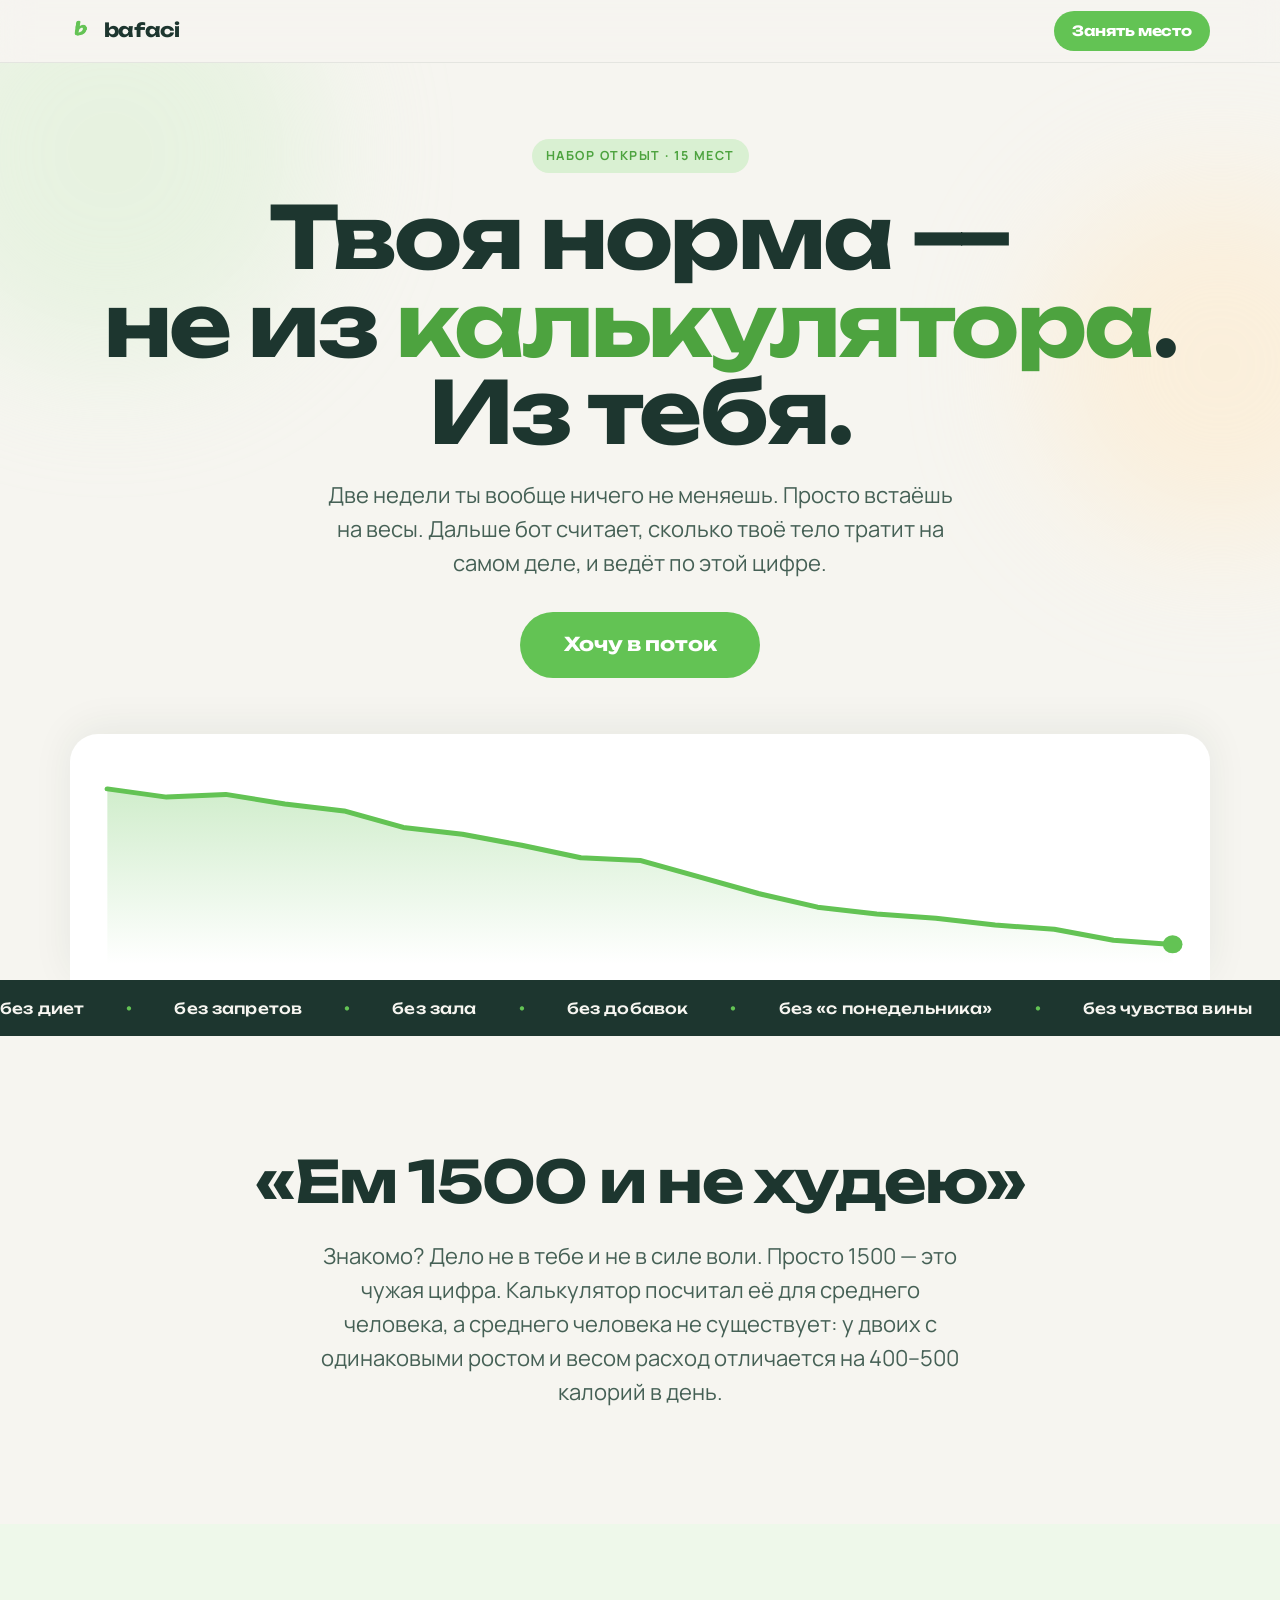
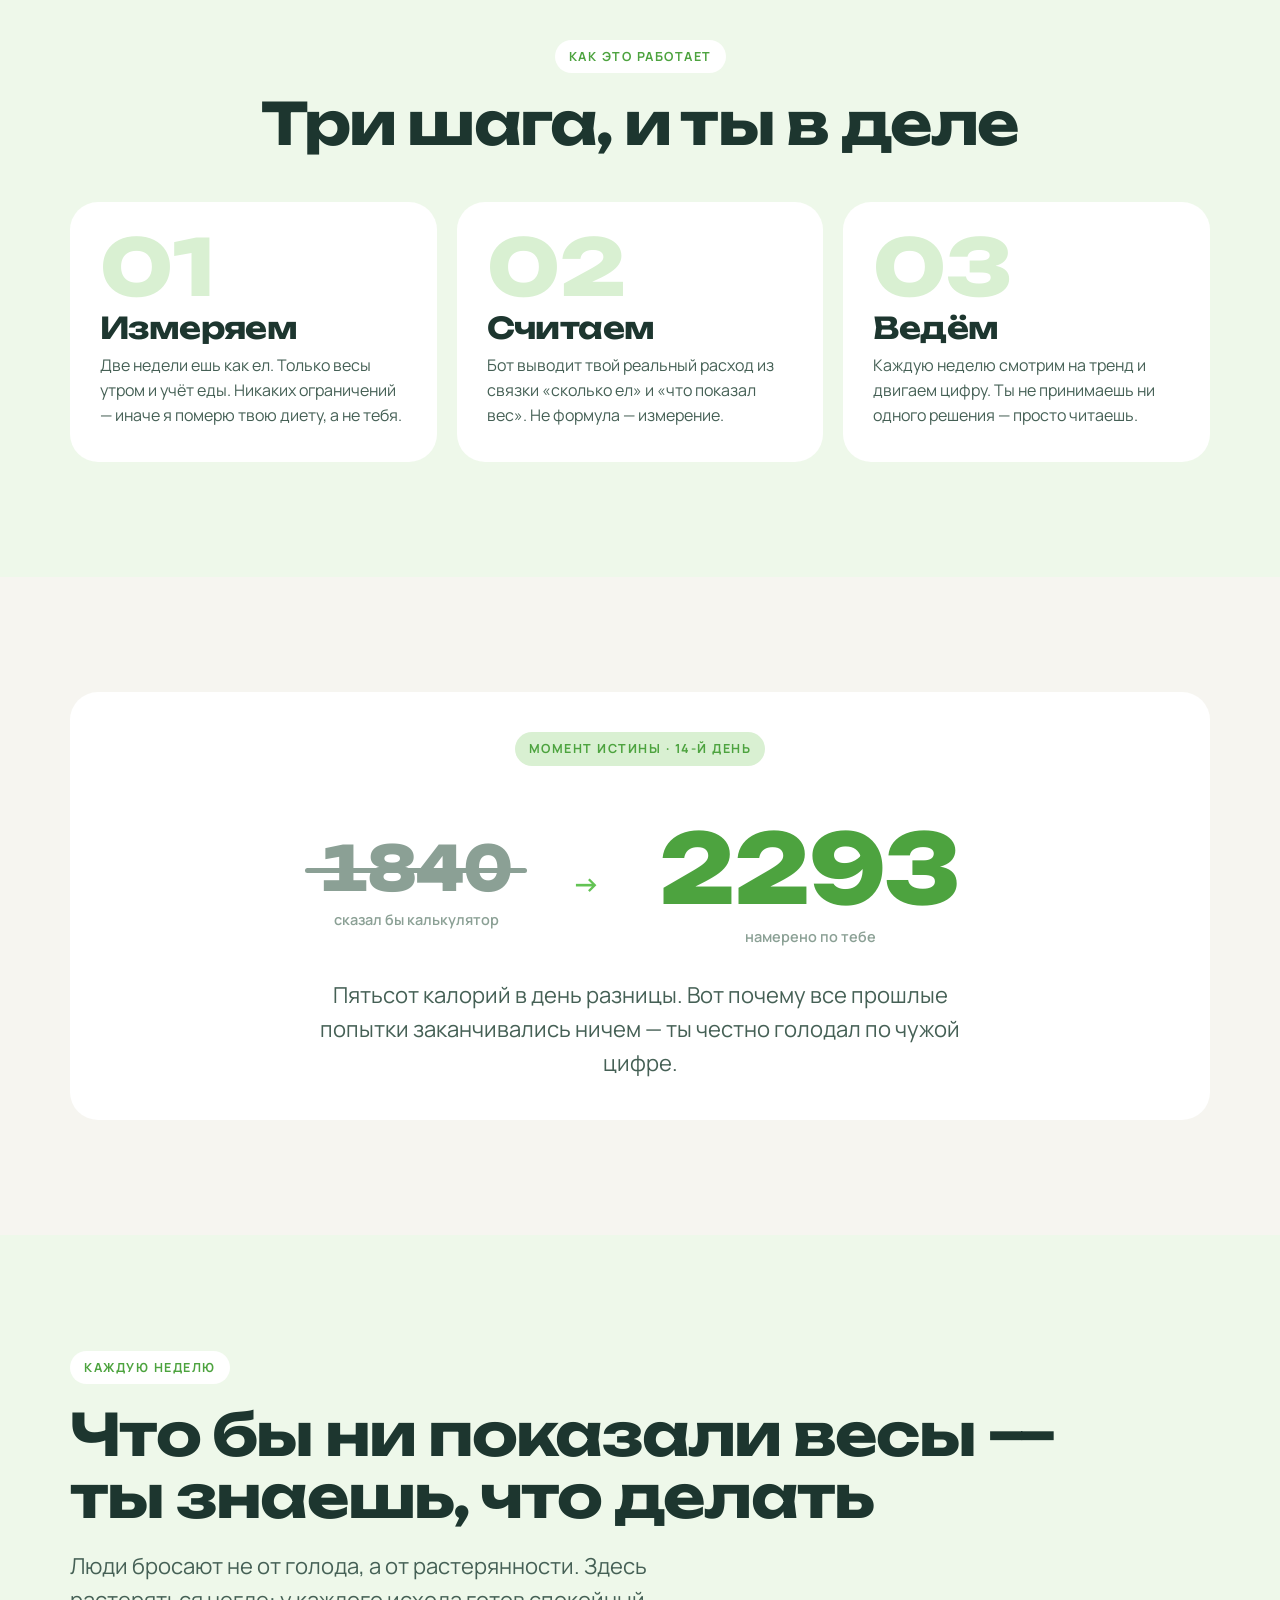
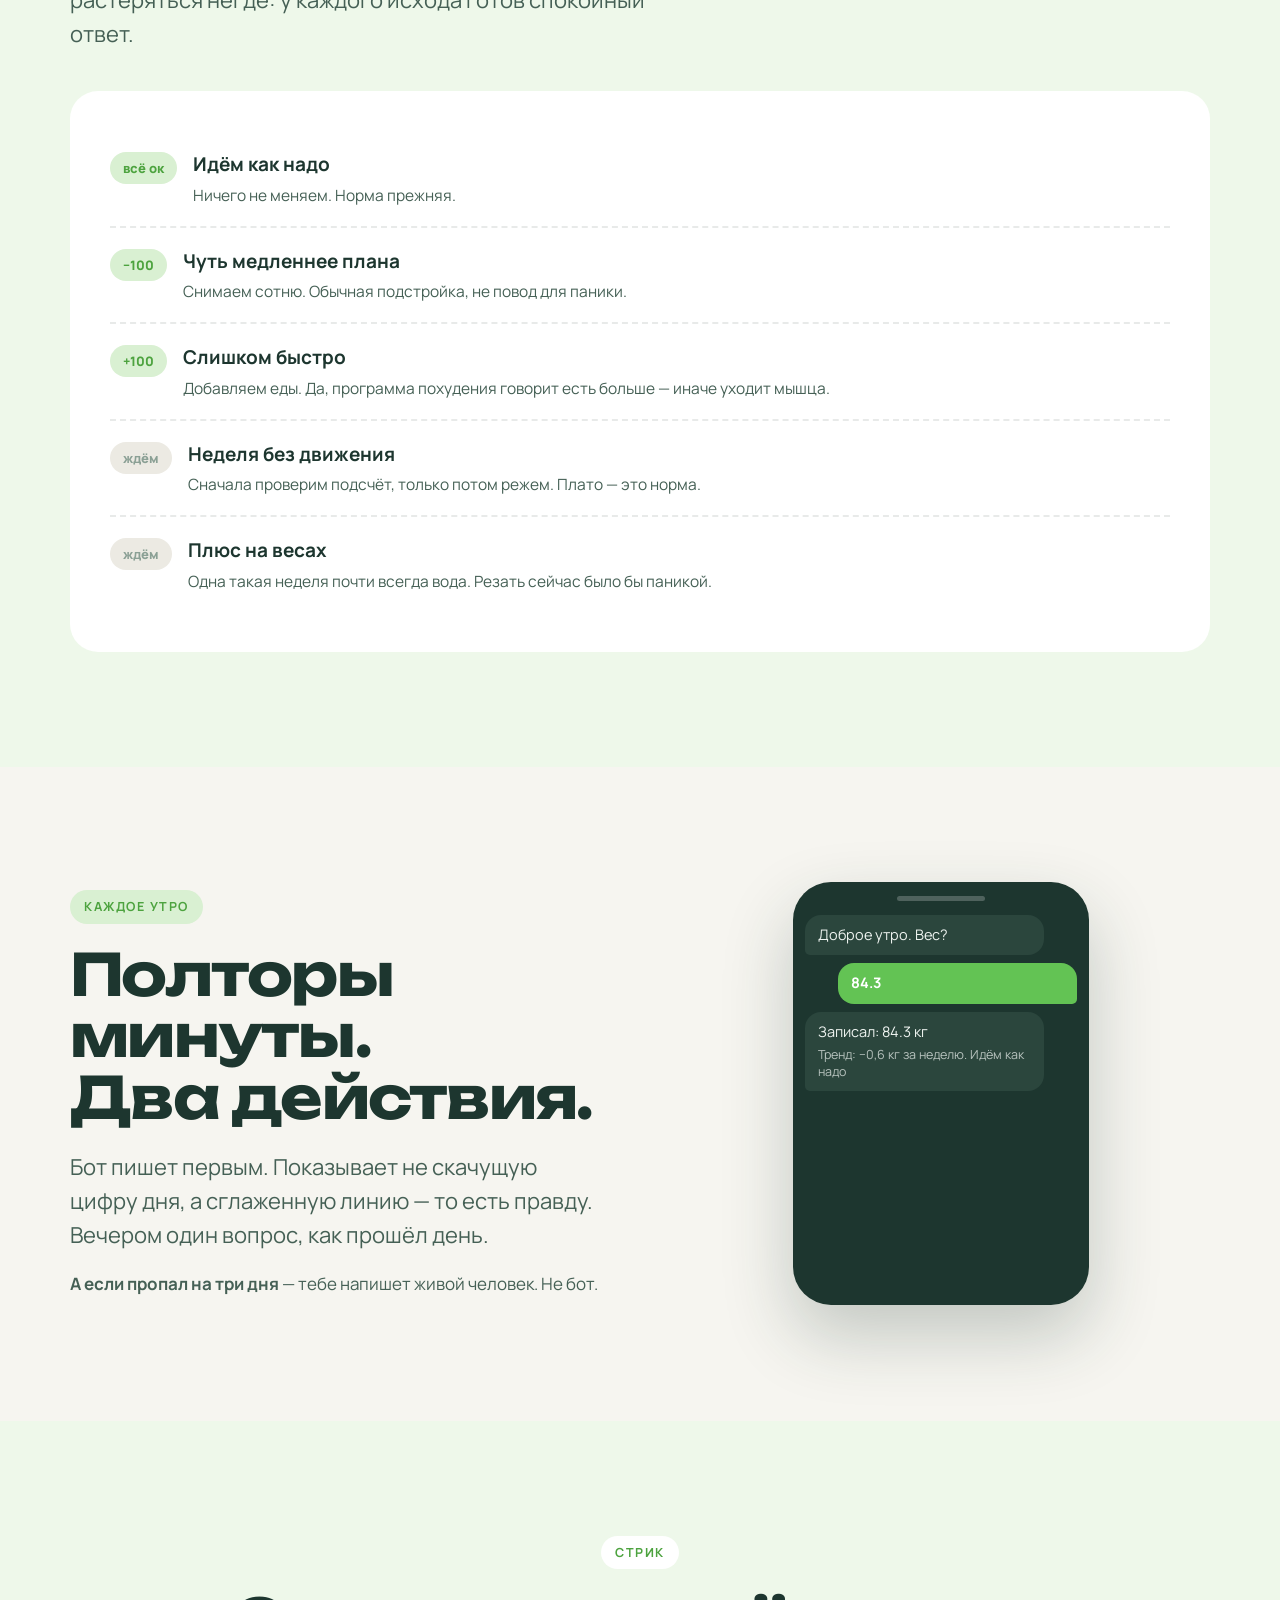
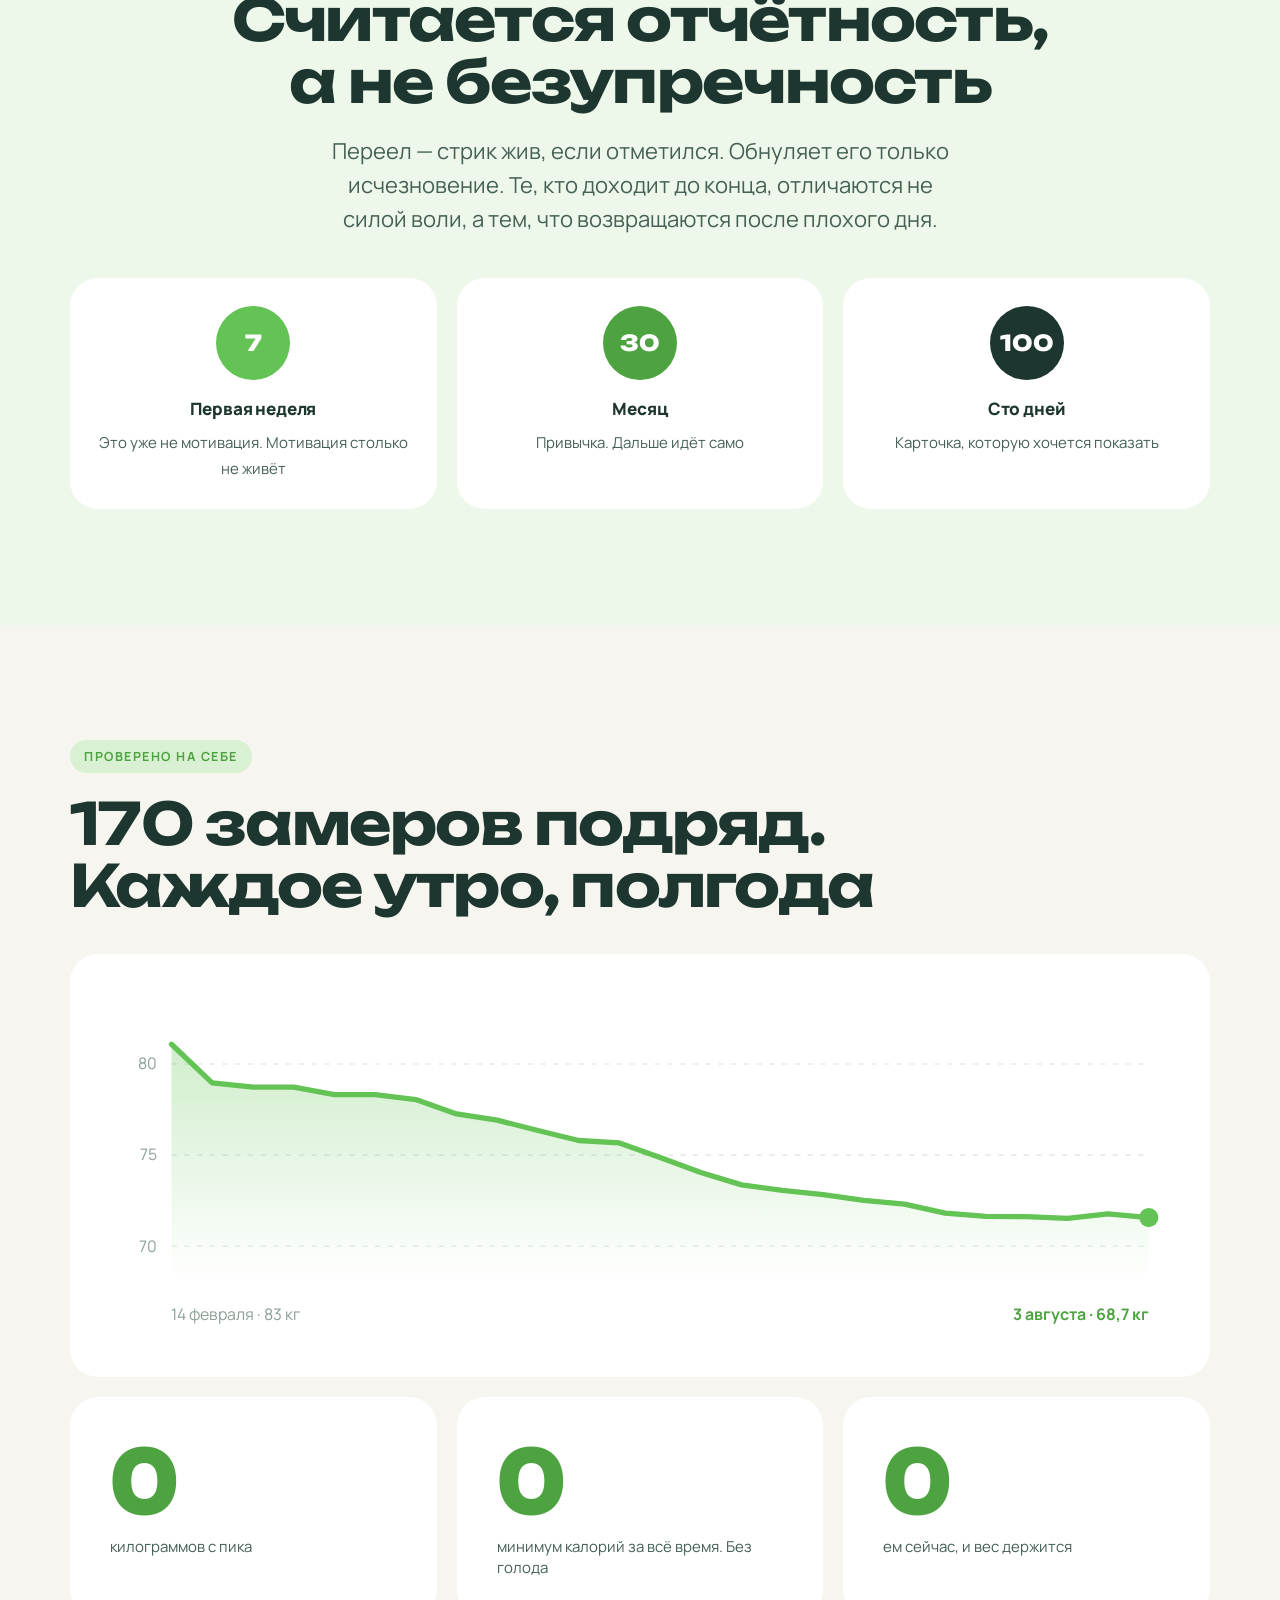
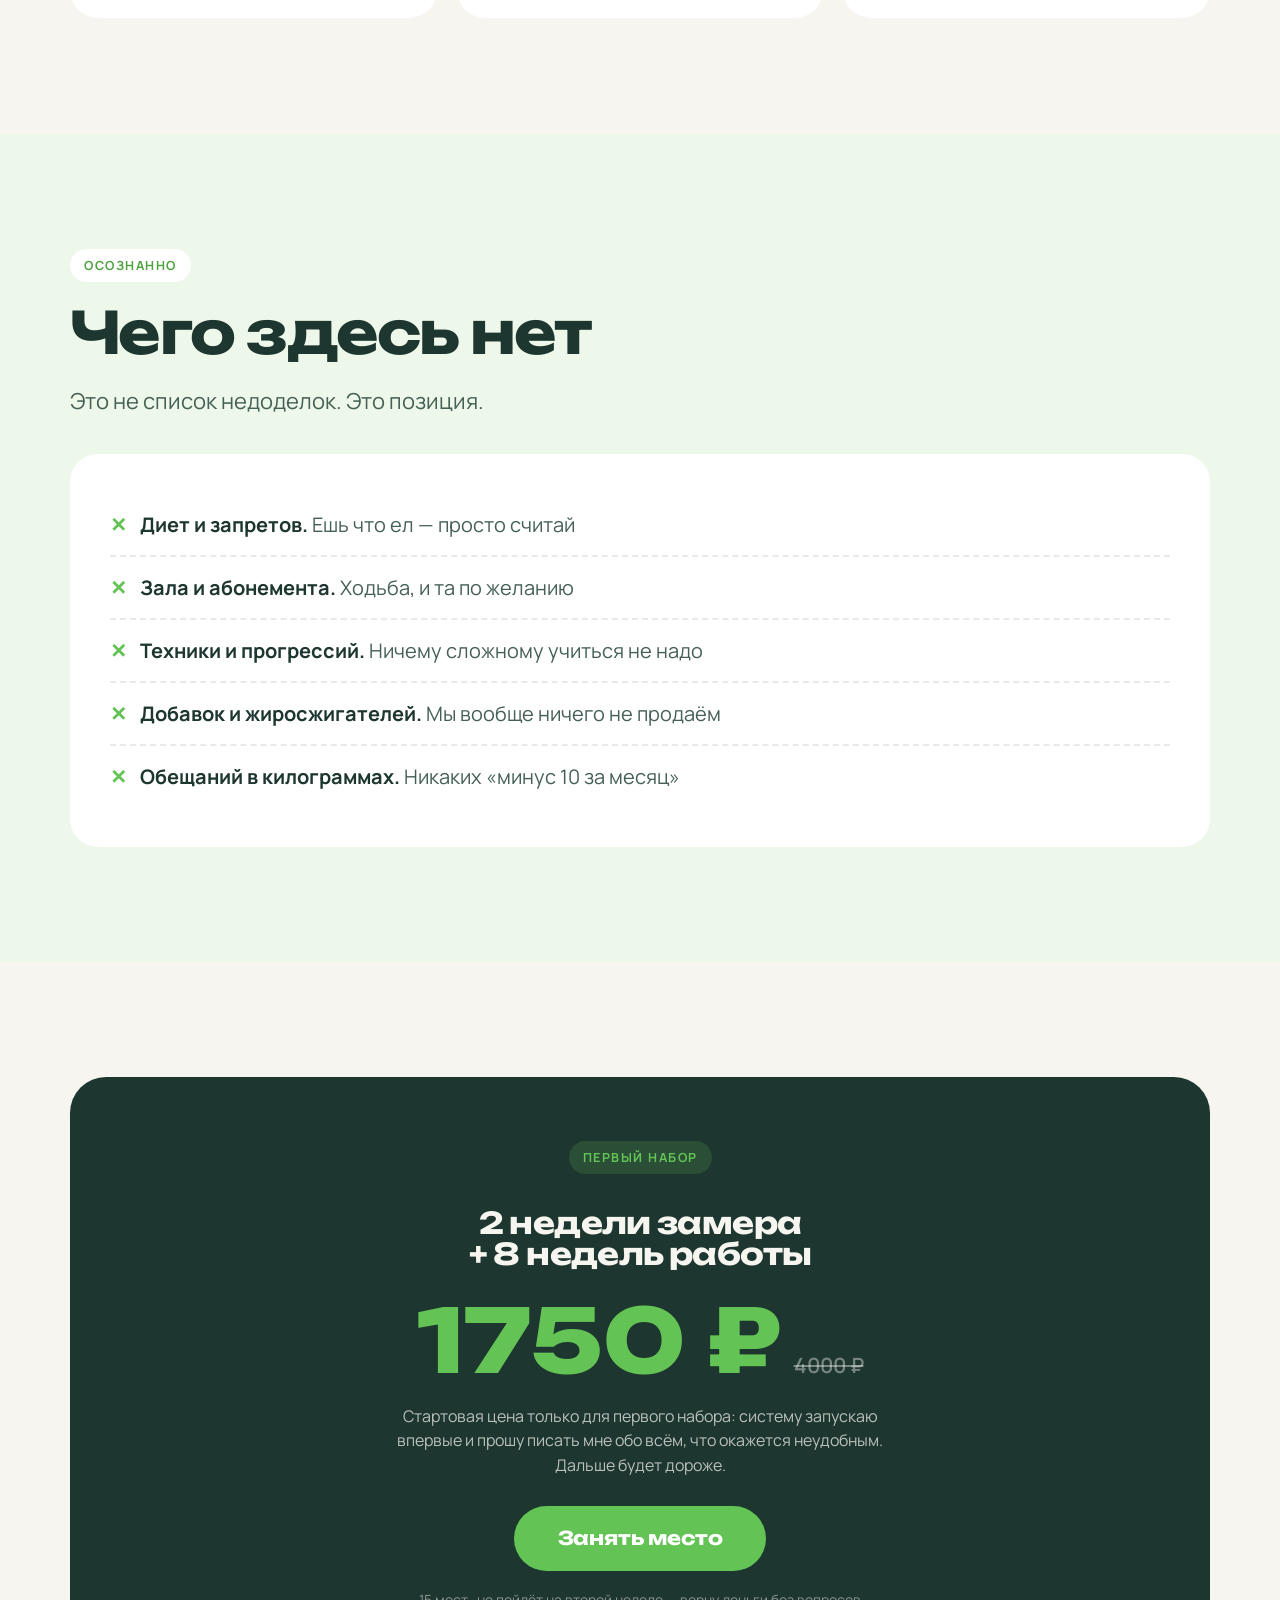
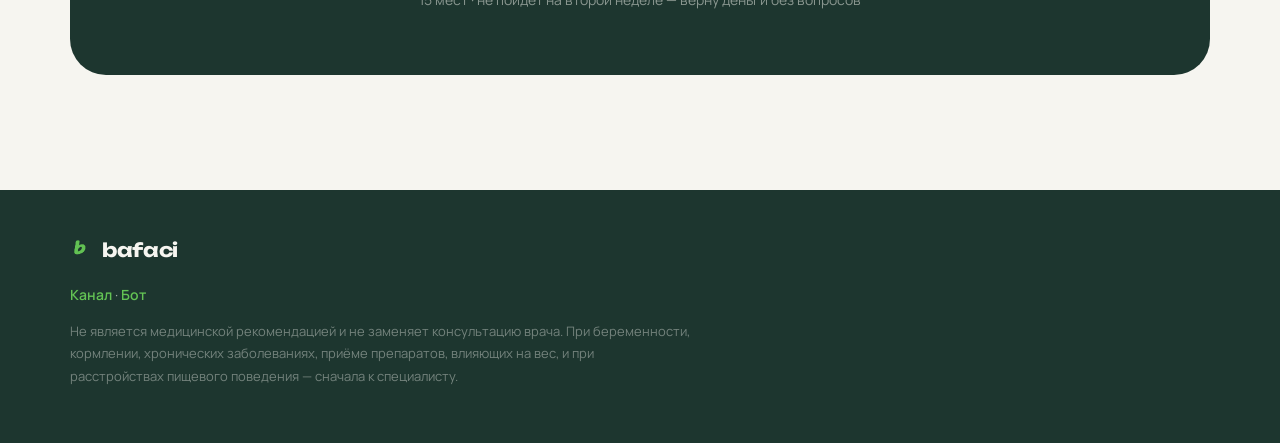
<file: index2.html>
<!DOCTYPE html>
<html lang="ru">
<head>
<meta charset="utf-8">
<meta name="viewport" content="width=device-width, initial-scale=1, viewport-fit=cover">
<title>bafaci — мы не гадаем твою норму. Мы её измеряем.</title>
<meta name="description" content="Телеграм-бот, который две недели измеряет твой настоящий расход калорий, а потом ведёт по тренду и каждую неделю сам подстраивает норму. Без диет, запретов и зала.">
<link rel="icon" href="logo.png">
<link rel="preconnect" href="https://fonts.googleapis.com">
<link rel="preconnect" href="https://fonts.gstatic.com" crossorigin>
<link href="https://fonts.googleapis.com/css2?family=Unbounded:wght@500;700;800&family=Manrope:wght@400;500;600;700&display=swap" rel="stylesheet">
<style>
:root{
  --grn:#63c354; --grn-d:#4da33f; --grn-l:#d9f0d2; --grn-p:#eef8ea;
  --ink:#1d362f; --ink-2:#456055; --ink-3:#8ba095;
  --paper:#f6f5f0; --card:#fff;
  --max:1180px; --r:28px;
  --f-body:'Manrope',-apple-system,BlinkMacSystemFont,'Segoe UI','Helvetica Neue',Arial,sans-serif;
  --f-disp:'Unbounded','Manrope',-apple-system,BlinkMacSystemFont,'Segoe UI',Arial,sans-serif;
}
*{margin:0;padding:0;box-sizing:border-box}
html{-webkit-text-size-adjust:100%;scroll-behavior:smooth}
body{background:var(--paper);color:var(--ink);
  font-family:var(--f-body);
  font-size:17px;line-height:1.55;overflow-x:hidden;-webkit-font-smoothing:antialiased}
.wrap{max-width:var(--max);margin:0 auto;padding:0 20px}
section{padding:clamp(64px,9vw,130px) 0;position:relative}

h1,h2,h3,.disp{font-family:var(--f-disp);font-weight:700;letter-spacing:-.03em;line-height:1.02}
h1{font-size:clamp(38px,7.6vw,86px)}
h2{font-size:clamp(29px,5vw,58px);line-height:1.06}
h3{font-size:clamp(20px,2.6vw,30px);letter-spacing:-.02em}
.lead{font-size:clamp(17px,2vw,22px);color:var(--ink-2);max-width:640px;line-height:1.55}
.eyebrow{display:inline-block;font-size:12.5px;font-weight:700;letter-spacing:.12em;text-transform:uppercase;
  color:var(--grn-d);background:var(--grn-l);padding:7px 14px;border-radius:99px;margin-bottom:20px}
.g{color:var(--grn-d)}

.rv{opacity:0;transform:translateY(28px);transition:opacity .8s cubic-bezier(.2,.9,.3,1),transform .8s cubic-bezier(.2,.9,.3,1)}
.rv.in{opacity:1;transform:none}
.d1{transition-delay:.08s}.d2{transition-delay:.16s}.d3{transition-delay:.24s}.d4{transition-delay:.32s}

/* header */
header{position:sticky;top:0;z-index:70;background:rgba(246,245,240,.82);
  backdrop-filter:blur(16px);-webkit-backdrop-filter:blur(16px);border-bottom:1px solid rgba(29,54,47,.08)}
.nav{max-width:var(--max);margin:0 auto;padding:11px 20px;display:flex;align-items:center;justify-content:space-between;gap:12px}
.brand{display:flex;align-items:center;gap:10px;font-family:var(--f-disp);font-weight:700;font-size:19px;letter-spacing:-.02em}
.brand img{height:30px;width:auto;display:block}
.btn{display:inline-block;background:var(--grn);color:#fff;font-weight:700;font-family:var(--f-disp);
  padding:12px 24px;border-radius:99px;text-decoration:none;font-size:15px;letter-spacing:-.01em;
  transition:transform .3s cubic-bezier(.2,.9,.3,1),box-shadow .3s,background .3s;white-space:nowrap}
.btn:hover{background:var(--grn-d);transform:translateY(-2px) scale(1.03);box-shadow:0 10px 26px rgba(99,195,84,.35)}
.btn:active{transform:scale(.98)}
.btn.sm{padding:9px 18px;font-size:14px}
.btn.big{font-size:19px;padding:18px 44px}

/* hero */
.hero{padding-top:clamp(40px,6vw,80px);padding-bottom:0;text-align:center;overflow:hidden}
.hero h1{margin-bottom:22px}
.hero .lead{margin:0 auto 32px}
.blob{position:absolute;border-radius:50%;filter:blur(64px);opacity:.5;pointer-events:none;z-index:-1}
.blob.a{width:420px;height:420px;background:var(--grn-l);top:-120px;left:-100px}
.blob.b{width:360px;height:360px;background:#ffe9c7;top:120px;right:-120px}
.herochart{margin-top:56px;background:var(--card);border-radius:var(--r) var(--r) 0 0;
  padding:26px 22px 0;box-shadow:0 -6px 40px rgba(29,54,47,.07)}
.herochart svg{width:100%;height:auto;display:block}

/* marquee */
.tick{background:var(--ink);color:var(--paper);padding:15px 0;overflow:hidden;white-space:nowrap}
.tickrow{display:inline-flex;gap:42px;animation:slide 26s linear infinite;font-family:var(--f-disp);
  font-weight:500;font-size:15px;letter-spacing:.01em;padding-right:42px}
.tickrow span{display:inline-flex;align-items:center;gap:42px}
.tickrow b{color:var(--grn);font-weight:700}
@keyframes slide{from{transform:translateX(0)}to{transform:translateX(-50%)}}

/* cards */
.card{background:var(--card);border-radius:var(--r);padding:clamp(22px,3.4vw,40px)}
.grid2{display:grid;grid-template-columns:1fr 1fr;gap:20px}
.grid3{display:grid;grid-template-columns:repeat(3,1fr);gap:20px}
@media(max-width:880px){.grid2,.grid3{grid-template-columns:1fr}}

.step{background:var(--card);border-radius:var(--r);padding:34px 30px;position:relative;overflow:hidden;
  transition:transform .35s cubic-bezier(.2,.9,.3,1)}
.step:hover{transform:translateY(-6px)}
  .step .n{font-family:var(--f-disp);font-weight:800;font-size:78px;color:var(--grn-l);line-height:.8;margin-bottom:14px}
.step h3{margin-bottom:10px}
.step p{color:var(--ink-2);font-size:16px}

/* calibration */
.calib{display:flex;align-items:center;justify-content:center;gap:clamp(16px,5vw,60px);flex-wrap:wrap;text-align:center}
  .cnum{font-family:var(--f-disp);font-weight:800;font-variant-numeric:tabular-nums;line-height:1}
.cold{font-size:clamp(34px,5.5vw,62px);color:var(--ink-3);position:relative}
.cold::after{content:'';position:absolute;left:-8%;right:-8%;top:50%;height:5px;background:var(--ink-3);
  border-radius:9px;transform:scaleX(0);transform-origin:left;transition:transform .7s cubic-bezier(.2,.9,.3,1) .45s}
.calib.in .cold::after{transform:scaleX(1)}
.cnew{font-size:clamp(46px,8vw,96px);color:var(--grn-d)}
.clbl{font-size:14.5px;color:var(--ink-3);margin-top:10px;font-weight:600}
.carrow{font-size:28px;color:var(--grn);font-weight:700}

/* verdicts */
.vd{display:flex;gap:16px;padding:19px 0;border-bottom:2px dashed rgba(29,54,47,.1);align-items:flex-start}
.vd:last-child{border-bottom:0}
.pill{flex:none;font-family:var(--f-body);font-weight:800;font-size:13px;padding:6px 13px;border-radius:99px;
  background:var(--grn-l);color:var(--grn-d);white-space:nowrap;margin-top:2px}
.pill.gr{background:#eceae3;color:var(--ink-3)}
.vd .t{font-weight:700;font-size:clamp(16px,1.9vw,19px)}
.vd .s{color:var(--ink-2);font-size:15.5px;margin-top:3px}

/* phone */
.phone{width:296px;max-width:84vw;margin:0 auto;background:var(--ink);border-radius:38px;
  padding:14px 12px 20px;box-shadow:0 30px 70px rgba(29,54,47,.24)}
.notch{width:88px;height:5px;background:rgba(255,255,255,.22);border-radius:99px;margin:0 auto 14px}
.msg{background:#2b463d;color:#eef3f0;border-radius:16px 16px 16px 5px;padding:10px 13px;font-size:14.5px;
  margin-bottom:8px;max-width:88%;line-height:1.4;opacity:0;transform:translateY(10px) scale(.96);
  transition:all .5s cubic-bezier(.2,.9,.3,1)}
.msg.me{background:var(--grn);color:#fff;margin-left:auto;border-radius:16px 16px 5px 16px;font-weight:700}
.msg.on{opacity:1;transform:none}
.msg .sm{display:block;font-size:12.5px;opacity:.72;margin-top:4px}

/* levels */
.lv{background:var(--card);border-radius:var(--r);padding:28px 22px;text-align:center;
  transition:transform .35s cubic-bezier(.2,.9,.3,1)}
.lv:hover{transform:translateY(-6px) rotate(-1.2deg)}
.lv .ring{width:74px;height:74px;margin:0 auto 16px;border-radius:50%;display:grid;place-items:center;
  font-family:var(--f-disp);font-weight:800;font-size:22px;color:#fff;background:var(--grn)}
.lv .ring.g2{background:var(--grn-d)}.lv .ring.g3{background:var(--ink)}
.lv b{display:block;font-family:var(--f-body);font-weight:800;font-size:17px;margin-bottom:6px;letter-spacing:-.01em}
.lv span{font-family:var(--f-body);font-size:15px;color:var(--ink-2);line-height:1.45}

/* no-list */
.no{display:flex;gap:13px;align-items:baseline;padding:15px 0;border-bottom:2px dashed rgba(29,54,47,.1);
  font-size:clamp(16px,2vw,20px);color:var(--ink-2)}
.no:last-child{border-bottom:0}
.no i{color:var(--grn);font-style:normal;font-weight:800;font-family:var(--f-body);flex:none}
.no b{color:var(--ink)}

/* stats */
  .bignum{font-family:var(--f-disp);font-weight:800;font-size:clamp(46px,7.6vw,88px);color:var(--grn-d);
  line-height:1;font-variant-numeric:tabular-nums}
.statlbl{font-size:15px;color:var(--ink-2);margin-top:11px;line-height:1.4}

/* price */
.pricecard{background:var(--ink);color:var(--paper);border-radius:36px;padding:clamp(36px,5vw,64px) 26px;text-align:center}
  .price{font-family:var(--f-disp);font-weight:800;font-size:clamp(48px,8vw,88px);line-height:1;color:var(--grn)}
.oldp{color:rgba(246,245,240,.42);text-decoration:line-through;font-size:21px;margin-left:12px;font-family:var(--f-body);font-weight:600}
.pricecard .btn{background:var(--grn);margin-top:28px}
.pricecard .btn:hover{background:#77d267}

footer{background:var(--ink);color:rgba(246,245,240,.62);padding:44px 0 56px;font-size:14px;line-height:1.7}
footer a{color:var(--grn);text-decoration:none;font-weight:600}
footer .brand{color:var(--paper);margin-bottom:16px}
.disc{margin-top:14px;max-width:620px;font-size:13px;color:rgba(246,245,240,.4)}

@media(max-width:560px){
  .nav .btn.sm{padding:8px 15px;font-size:13px}
  .brand{font-size:17px}.brand img{height:26px}
  .step{padding:26px 22px}.step .n{font-size:60px}
}
</style>
</head>
<body>

<header>
  <div class="nav">
    <div class="brand"><img src="logo.png" alt=""> bafaci</div>
    <a class="btn sm" href="#start">Занять место</a>
  </div>
</header>

<!-- HERO -->
<section class="hero">
  <div class="blob a"></div><div class="blob b"></div>
  <div class="wrap">
    <div class="eyebrow rv">Набор открыт · 15 мест</div>
    <h1 class="rv d1">Твоя норма —<br>не из <span class="g">калькулятора</span>.<br>Из тебя.</h1>
    <p class="lead rv d2">Две недели ты вообще ничего не меняешь. Просто встаёшь на весы.
      Дальше бот считает, сколько твоё тело тратит на самом деле, и ведёт по этой цифре.</p>
    <a class="btn big rv d3" href="#start">Хочу в поток</a>

    <div class="herochart rv d4">
      <svg id="hchart" viewBox="0 0 1000 220" preserveAspectRatio="none" style="height:clamp(140px,20vw,220px)">
        <defs><linearGradient id="hg" x1="0" y1="0" x2="0" y2="1">
          <stop offset="0" stop-color="#63c354" stop-opacity=".3"/>
          <stop offset="1" stop-color="#63c354" stop-opacity="0"/></linearGradient></defs>
        <path id="hfill" fill="url(#hg)" opacity="0"/>
        <path id="hline" stroke="#63c354" stroke-width="5" fill="none" stroke-linecap="round" stroke-linejoin="round"/>
        <circle id="hdot" r="9" fill="#63c354" opacity="0"/>
      </svg>
    </div>
  </div>
</section>

<!-- TICKER -->
<div class="tick" aria-hidden="true">
  <div class="tickrow">
    <span>без диет <b>•</b> без запретов <b>•</b> без зала <b>•</b> без добавок <b>•</b> без «с понедельника» <b>•</b> без чувства вины <b>•</b></span>
    <span>без диет <b>•</b> без запретов <b>•</b> без зала <b>•</b> без добавок <b>•</b> без «с понедельника» <b>•</b> без чувства вины <b>•</b></span>
  </div>
</div>

<!-- PROBLEM -->
<section>
  <div class="wrap" style="text-align:center">
    <h2 class="rv">«Ем 1500 и не худею»</h2>
    <p class="lead rv d1" style="margin:26px auto 0;text-align:center">
      Знакомо? Дело не в тебе и не в силе воли. Просто 1500 — это чужая цифра.
      Калькулятор посчитал её для среднего человека, а среднего человека не существует:
      у двоих с одинаковыми ростом и весом расход отличается на 400–500 калорий в день.</p>
  </div>
</section>

<!-- HOW -->
<section style="background:var(--grn-p)">
  <div class="wrap">
    <div style="text-align:center;margin-bottom:48px">
      <div class="eyebrow rv" style="background:#fff">Как это работает</div>
      <h2 class="rv d1">Три шага, и ты в деле</h2>
    </div>
    <div class="grid3">
      <div class="step rv d1"><div class="n">01</div><h3>Измеряем</h3>
        <p>Две недели ешь как ел. Только весы утром и учёт еды. Никаких ограничений — иначе я померю твою диету, а не тебя.</p></div>
      <div class="step rv d2"><div class="n">02</div><h3>Считаем</h3>
        <p>Бот выводит твой реальный расход из связки «сколько ел» и «что показал вес». Не формула — измерение.</p></div>
      <div class="step rv d3"><div class="n">03</div><h3>Ведём</h3>
        <p>Каждую неделю смотрим на тренд и двигаем цифру. Ты не принимаешь ни одного решения — просто читаешь.</p></div>
    </div>
  </div>
</section>

<!-- CALIBRATION -->
<section>
  <div class="wrap">
    <div class="card rv" style="text-align:center">
      <div class="eyebrow">Момент истины · 14-й день</div>
      <div class="calib" id="calib" style="margin:34px 0 8px">
        <div><div class="cnum cold" id="cold">1840</div><div class="clbl">сказал бы калькулятор</div></div>
        <div class="carrow">→</div>
        <div><div class="cnum cnew" id="cnew">1840</div><div class="clbl">намерено по тебе</div></div>
      </div>
      <p class="lead" style="margin:30px auto 0;text-align:center">
        Пятьсот калорий в день разницы. Вот почему все прошлые попытки заканчивались ничем —
        ты честно голодал по чужой цифре.</p>
    </div>
  </div>
</section>

<!-- VERDICTS -->
<section style="background:var(--grn-p)">
  <div class="wrap">
    <div class="eyebrow rv" style="background:#fff">Каждую неделю</div>
    <h2 class="rv d1">Что бы ни показали весы —<br>ты знаешь, что делать</h2>
    <p class="lead rv d2" style="margin-top:22px">Люди бросают не от голода, а от растерянности.
      Здесь растеряться негде: у каждого исхода готов спокойный ответ.</p>
    <div class="card rv d3" style="margin-top:40px">
      <div class="vd"><span class="pill">всё ок</span><div><div class="t">Идём как надо</div>
        <div class="s">Ничего не меняем. Норма прежняя.</div></div></div>
      <div class="vd"><span class="pill">−100</span><div><div class="t">Чуть медленнее плана</div>
        <div class="s">Снимаем сотню. Обычная подстройка, не повод для паники.</div></div></div>
      <div class="vd"><span class="pill">+100</span><div><div class="t">Слишком быстро</div>
        <div class="s">Добавляем еды. Да, программа похудения говорит есть больше — иначе уходит мышца.</div></div></div>
      <div class="vd"><span class="pill gr">ждём</span><div><div class="t">Неделя без движения</div>
        <div class="s">Сначала проверим подсчёт, только потом режем. Плато — это норма.</div></div></div>
      <div class="vd"><span class="pill gr">ждём</span><div><div class="t">Плюс на весах</div>
        <div class="s">Одна такая неделя почти всегда вода. Резать сейчас было бы паникой.</div></div></div>
    </div>
  </div>
</section>

<!-- PHONE -->
<section>
  <div class="wrap">
    <div class="grid2" style="align-items:center;gap:clamp(28px,5vw,66px)">
      <div>
        <div class="eyebrow rv">Каждое утро</div>
        <h2 class="rv d1">Полторы минуты.<br>Два действия.</h2>
        <p class="lead rv d2" style="margin-top:22px">Бот пишет первым. Показывает не скачущую цифру дня,
          а сглаженную линию — то есть правду. Вечером один вопрос, как прошёл день.</p>
        <p class="lead rv d3" style="margin-top:18px;font-size:17px">
          <b>А если пропал на три дня</b> — тебе напишет живой человек. Не бот.</p>
      </div>
      <div class="rv d2">
        <div class="phone" id="phone">
          <div class="notch"></div>
          <div class="msg">Доброе утро. Вес?</div>
          <div class="msg me">84.3</div>
          <div class="msg">Записал: 84.3 кг<span class="sm">Тренд: −0,6 кг за неделю. Идём как надо</span></div>
          <div class="msg">Это твой новый минимум за всё время</div>
          <div class="msg me">🔥</div>
          <div class="msg">Стрик: 23 дня подряд<span class="sm">Ещё день — и будет месяц</span></div>
        </div>
      </div>
    </div>
  </div>
</section>

<!-- LEVELS -->
<section style="background:var(--grn-p)">
  <div class="wrap">
    <div style="text-align:center;margin-bottom:42px">
      <div class="eyebrow rv" style="background:#fff">Стрик</div>
      <h2 class="rv d1">Считается отчётность,<br>а не безупречность</h2>
      <p class="lead rv d2" style="margin:22px auto 0;text-align:center">
        Переел — стрик жив, если отметился. Обнуляет его только исчезновение.
        Те, кто доходит до конца, отличаются не силой воли, а тем, что возвращаются после плохого дня.</p>
    </div>
    <div class="grid3">
      <div class="lv rv d1"><div class="ring">7</div><b>Первая неделя</b><span>Это уже не мотивация. Мотивация столько не живёт</span></div>
      <div class="lv rv d2"><div class="ring g2">30</div><b>Месяц</b><span>Привычка. Дальше идёт само</span></div>
      <div class="lv rv d3"><div class="ring g3">100</div><b>Сто дней</b><span>Карточка, которую хочется показать</span></div>
    </div>
  </div>
</section>

<!-- RESULT -->
<section>
  <div class="wrap">
    <div class="eyebrow rv">Проверено на себе</div>
    <h2 class="rv d1">170 замеров подряд.<br>Каждое утро, полгода</h2>
    <div class="card rv d2" style="margin-top:38px;padding-bottom:26px">
      <svg id="chart" viewBox="0 0 1000 330" style="width:100%;height:auto;overflow:visible">
        <g stroke="rgba(29,54,47,.1)" stroke-width="1.5" stroke-dasharray="5 7">
          <line x1="58" y1="66" x2="980" y2="66"/><line x1="58" y1="152" x2="980" y2="152"/>
          <line x1="58" y1="238" x2="980" y2="238"/></g>
        <text x="44" y="71" fill="#8ba095" font-size="15" text-anchor="end" font-family="Manrope, Arial, sans-serif">80</text>
        <text x="44" y="157" fill="#8ba095" font-size="15" text-anchor="end" font-family="Manrope, Arial, sans-serif">75</text>
        <text x="44" y="243" fill="#8ba095" font-size="15" text-anchor="end" font-family="Manrope, Arial, sans-serif">70</text>
        <defs><linearGradient id="cg" x1="0" y1="0" x2="0" y2="1">
          <stop offset="0" stop-color="#63c354" stop-opacity=".3"/>
          <stop offset="1" stop-color="#63c354" stop-opacity="0"/></linearGradient></defs>
        <path id="cfill" fill="url(#cg)" opacity="0"/>
        <path id="cline" stroke="#63c354" stroke-width="5" fill="none" stroke-linecap="round" stroke-linejoin="round"/>
        <circle id="cdot" r="9" fill="#63c354" opacity="0"/>
        <text x="58" y="308" fill="#8ba095" font-size="15" font-family="Manrope, Arial, sans-serif">14 февраля · 83 кг</text>
        <text x="980" y="308" fill="#4da33f" font-size="15" text-anchor="end" font-family="Manrope, Arial, sans-serif" font-weight="700">3 августа · 68,7 кг</text>
      </svg>
    </div>
    <div class="grid3" style="margin-top:20px">
      <div class="card rv d1"><div class="bignum" data-count="14" data-pre="−">0</div>
        <div class="statlbl">килограммов с пика</div></div>
      <div class="card rv d2"><div class="bignum" data-count="2000">0</div>
        <div class="statlbl">минимум калорий за всё время. Без голода</div></div>
      <div class="card rv d3"><div class="bignum" data-count="2400">0</div>
        <div class="statlbl">ем сейчас, и вес держится</div></div>
    </div>
  </div>
</section>

<!-- NO -->
<section style="background:var(--grn-p)">
  <div class="wrap">
    <div class="eyebrow rv" style="background:#fff">Осознанно</div>
    <h2 class="rv d1">Чего здесь нет</h2>
    <p class="lead rv d2" style="margin-top:20px">Это не список недоделок. Это позиция.</p>
    <div class="card rv d3" style="margin-top:36px">
      <div class="no"><i>✕</i><div><b>Диет и запретов.</b> Ешь что ел — просто считай</div></div>
      <div class="no"><i>✕</i><div><b>Зала и абонемента.</b> Ходьба, и та по желанию</div></div>
      <div class="no"><i>✕</i><div><b>Техники и прогрессий.</b> Ничему сложному учиться не надо</div></div>
      <div class="no"><i>✕</i><div><b>Добавок и жиросжигателей.</b> Мы вообще ничего не продаём</div></div>
      <div class="no"><i>✕</i><div><b>Обещаний в килограммах.</b> Никаких «минус 10 за месяц»</div></div>
    </div>
  </div>
</section>

<!-- PRICE -->
<section id="start">
  <div class="wrap">
    <div class="pricecard rv">
      <div class="eyebrow" style="background:rgba(99,195,84,.18);color:var(--grn)">Первый набор</div>
      <h3 style="color:var(--paper);margin:14px 0 26px">2 недели замера<br>+ 8 недель работы</h3>
      <div class="price">1750 ₽<span class="oldp">4000 ₽</span></div>
      <p style="max-width:520px;margin:20px auto 0;font-size:16px;color:rgba(246,245,240,.72)">
        Стартовая цена только для первого набора: систему запускаю впервые и прошу писать мне обо всём,
        что окажется неудобным. Дальше будет дороже.</p>
      <a class="btn big" href="https://t.me/bafaci_coach_bot">Занять место</a>
      <p style="margin-top:18px;font-size:14px;color:rgba(246,245,240,.5)">
        15 мест · не пойдёт на второй неделе — верну деньги без вопросов</p>
    </div>
  </div>
</section>

<footer>
  <div class="wrap">
    <div class="brand"><img src="logo.png" alt="" style="height:28px"> bafaci</div>
    <a href="https://t.me/bafaci">Канал</a> · <a href="https://t.me/bafaci_coach_bot">Бот</a>
    <p class="disc">Не является медицинской рекомендацией и не заменяет консультацию врача.
      При беременности, кормлении, хронических заболеваниях, приёме препаратов, влияющих на вес,
      и при расстройствах пищевого поведения — сначала к специалисту.</p>
  </div>
</footer>

<script>
(function(){
var reduce=matchMedia('(prefers-reduced-motion: reduce)').matches;

function once(el,cb,th){
  if(!el) return;
  var o=new IntersectionObserver(function(es){
    es.forEach(function(e){ if(e.isIntersecting){ cb(e.target); o.unobserve(e.target);} });
  },{threshold:th||.2,rootMargin:'0px 0px -6% 0px'});
  o.observe(el);
}

/* появление */
var io=new IntersectionObserver(function(es){
  es.forEach(function(e){ if(e.isIntersecting){ e.target.classList.add('in'); io.unobserve(e.target);} });
},{threshold:.12,rootMargin:'0px 0px -5% 0px'});
document.querySelectorAll('.rv').forEach(function(el){io.observe(el)});
/* страховка: что уже видно при загрузке — показать сразу */
setTimeout(function(){
  document.querySelectorAll('.rv').forEach(function(el){
    var r=el.getBoundingClientRect();
    if(r.top<innerHeight*.95) el.classList.add('in');
  });
},60);

/* рисование пути */
function drawPath(line,fill,dot,dur){
  var L=line.getTotalLength();
  line.style.strokeDasharray=L; line.style.strokeDashoffset=reduce?0:L;
  requestAnimationFrame(function(){
    line.style.transition='stroke-dashoffset '+dur+'ms cubic-bezier(.25,.8,.35,1)';
    line.style.strokeDashoffset=0;
    if(fill){fill.style.transition='opacity 900ms ease '+(dur*.45)+'ms';fill.style.opacity=1;}
    if(dot){dot.style.transition='opacity 400ms ease '+(dur*.86)+'ms';dot.style.opacity=1;}
  });
}
function build(svgId,lineId,fillId,dotId,data,lo,hi,pad){
  var svg=document.getElementById(svgId); if(!svg) return null;
  var vb=svg.viewBox.baseVal, X0=pad.l, X1=vb.width-pad.r, Y0=pad.t, Y1=vb.height-pad.b;
  var Y=function(v){return Y1-(v-lo)/(hi-lo)*(Y1-Y0);};
  var pts=data.map(function(v,i){return [X0+(X1-X0)*i/(data.length-1),Y(v)];});
  var d=pts.map(function(p,i){return (i?'L':'M')+p[0].toFixed(1)+' '+p[1].toFixed(1);}).join(' ');
  var line=document.getElementById(lineId), fill=document.getElementById(fillId), dot=document.getElementById(dotId);
  line.setAttribute('d',d);
  if(fill) fill.setAttribute('d',d+' L'+X1+' '+(Y1+pad.b*.4)+' L'+X0+' '+(Y1+pad.b*.4)+' Z');
  if(dot){dot.setAttribute('cx',pts[pts.length-1][0]);dot.setAttribute('cy',pts[pts.length-1][1]);}
  return {line:line,fill:fill,dot:dot};
}

var HERO=[80,79.4,79.6,78.9,78.4,77.2,76.7,75.9,75.0,74.8,73.6,72.4,71.4,70.9,70.6,70.1,69.8,69.0,68.7];
var h=build('hchart','hline','hfill','hdot',HERO,68,80.5,{l:14,r:14,t:22,b:26});
if(h) setTimeout(function(){drawPath(h.line,h.fill,h.dot,2200);},500);

var W=[83,79.8,79.45,79.45,78.83,78.83,78.43,77.24,76.73,75.87,75.04,74.84,73.64,72.4,
       71.37,70.93,70.57,70.1,69.79,69.04,68.78,68.74,68.6,68.98,68.67];
var c=build('chart','cline','cfill','cdot',W,67,84,{l:58,r:20,t:36,b:100});
if(c) once(document.getElementById('chart'),function(){drawPath(c.line,c.fill,c.dot,2600);},.3);

/* счётчики */
document.querySelectorAll('[data-count]').forEach(function(el){
  once(el,function(){
    var to=+el.dataset.count,pre=el.dataset.pre||'',t0=null;
    if(reduce){el.textContent=pre+to.toLocaleString('ru-RU');return;}
    (function step(t){ t0=t0||t; var p=Math.min((t-t0)/1400,1), e=1-Math.pow(1-p,3);
      el.textContent=pre+Math.round(to*e).toLocaleString('ru-RU');
      if(p<1)requestAnimationFrame(step); })(performance.now());
  },.45);
});

/* калибровка */
once(document.getElementById('calib'),function(el){
  el.classList.add('in');
  var n=document.getElementById('cnew');
  if(reduce){n.textContent='2340';return;}
  setTimeout(function(){ var t0=null;
    (function s(t){ t0=t0||t; var p=Math.min((t-t0)/1300,1), e=1-Math.pow(1-p,3);
      n.textContent=Math.round(1840+500*e); if(p<1)requestAnimationFrame(s); })(performance.now());
  },480);
},.4);

/* сообщения */
once(document.getElementById('phone'),function(el){
  el.querySelectorAll('.msg').forEach(function(m,i){
    setTimeout(function(){m.classList.add('on');},reduce?0:i*400);
  });
},.3);
})();
</script>
</body>
</html>
</file>
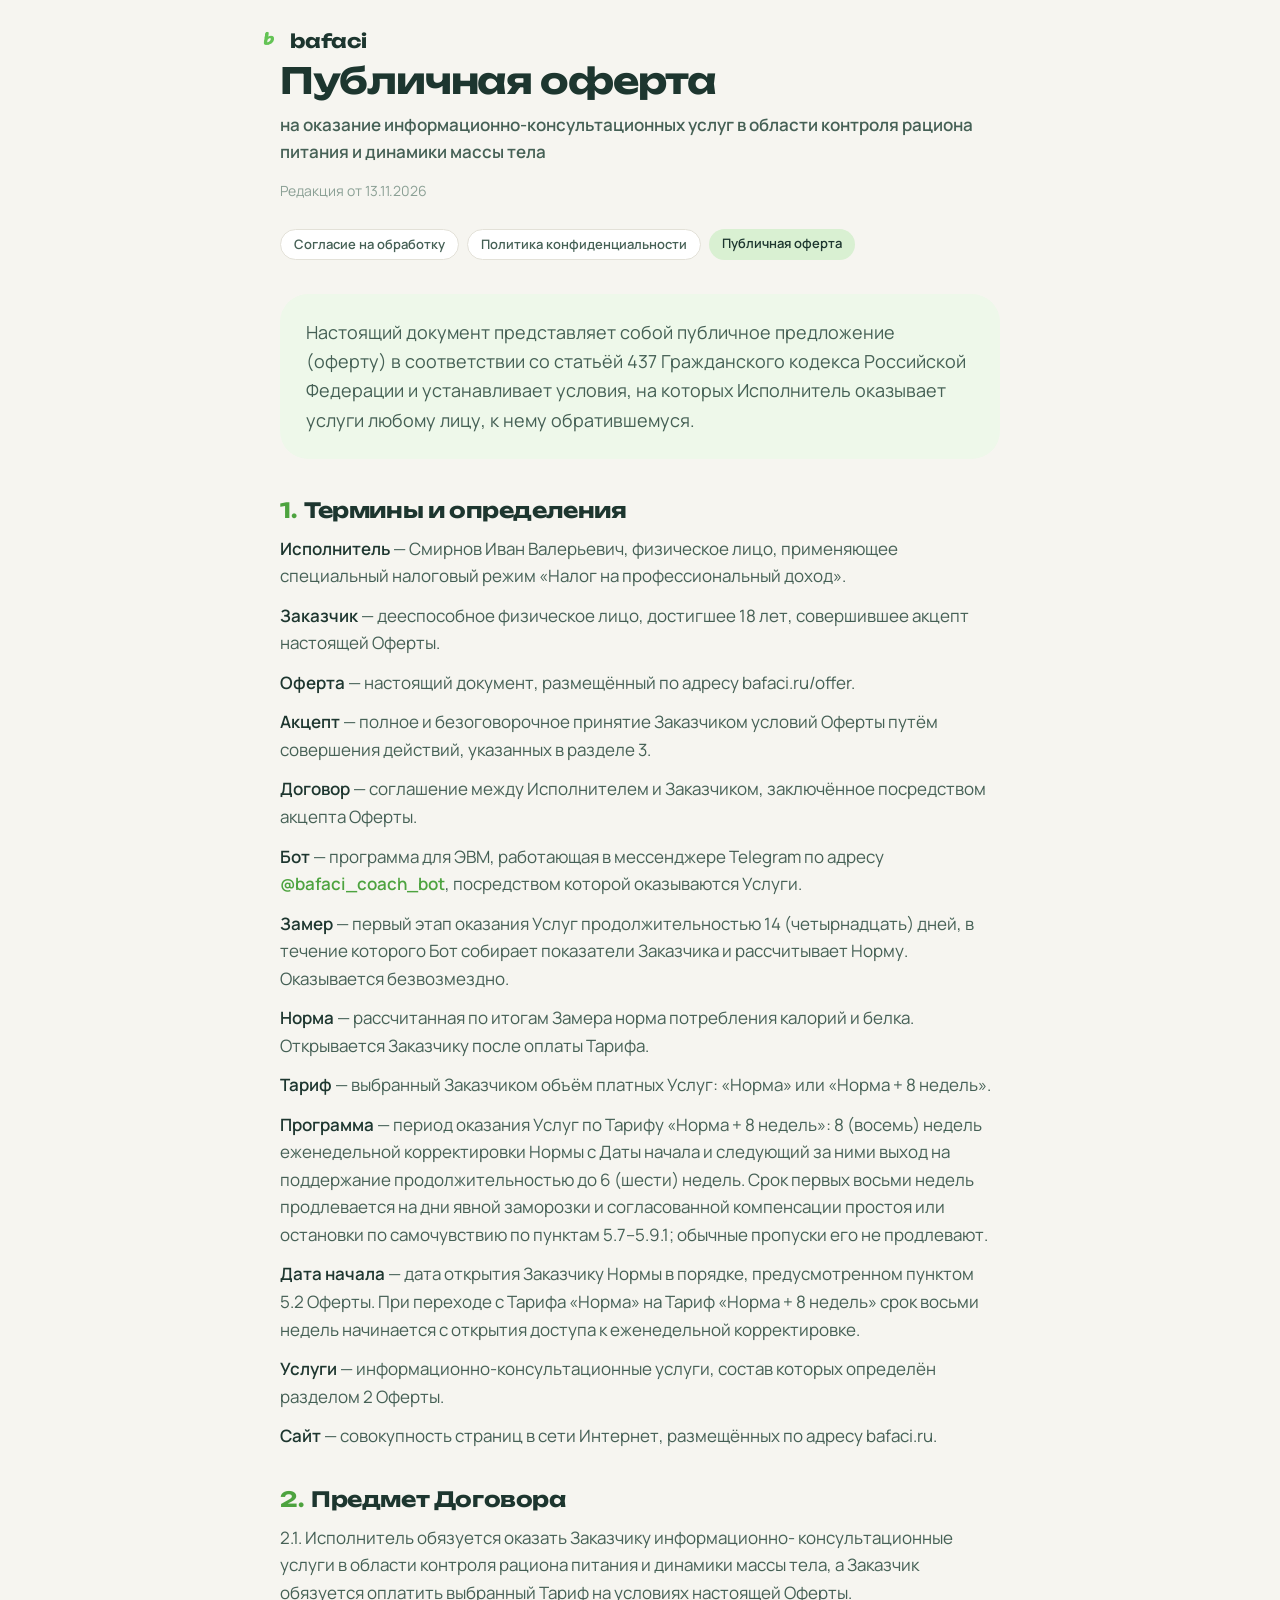
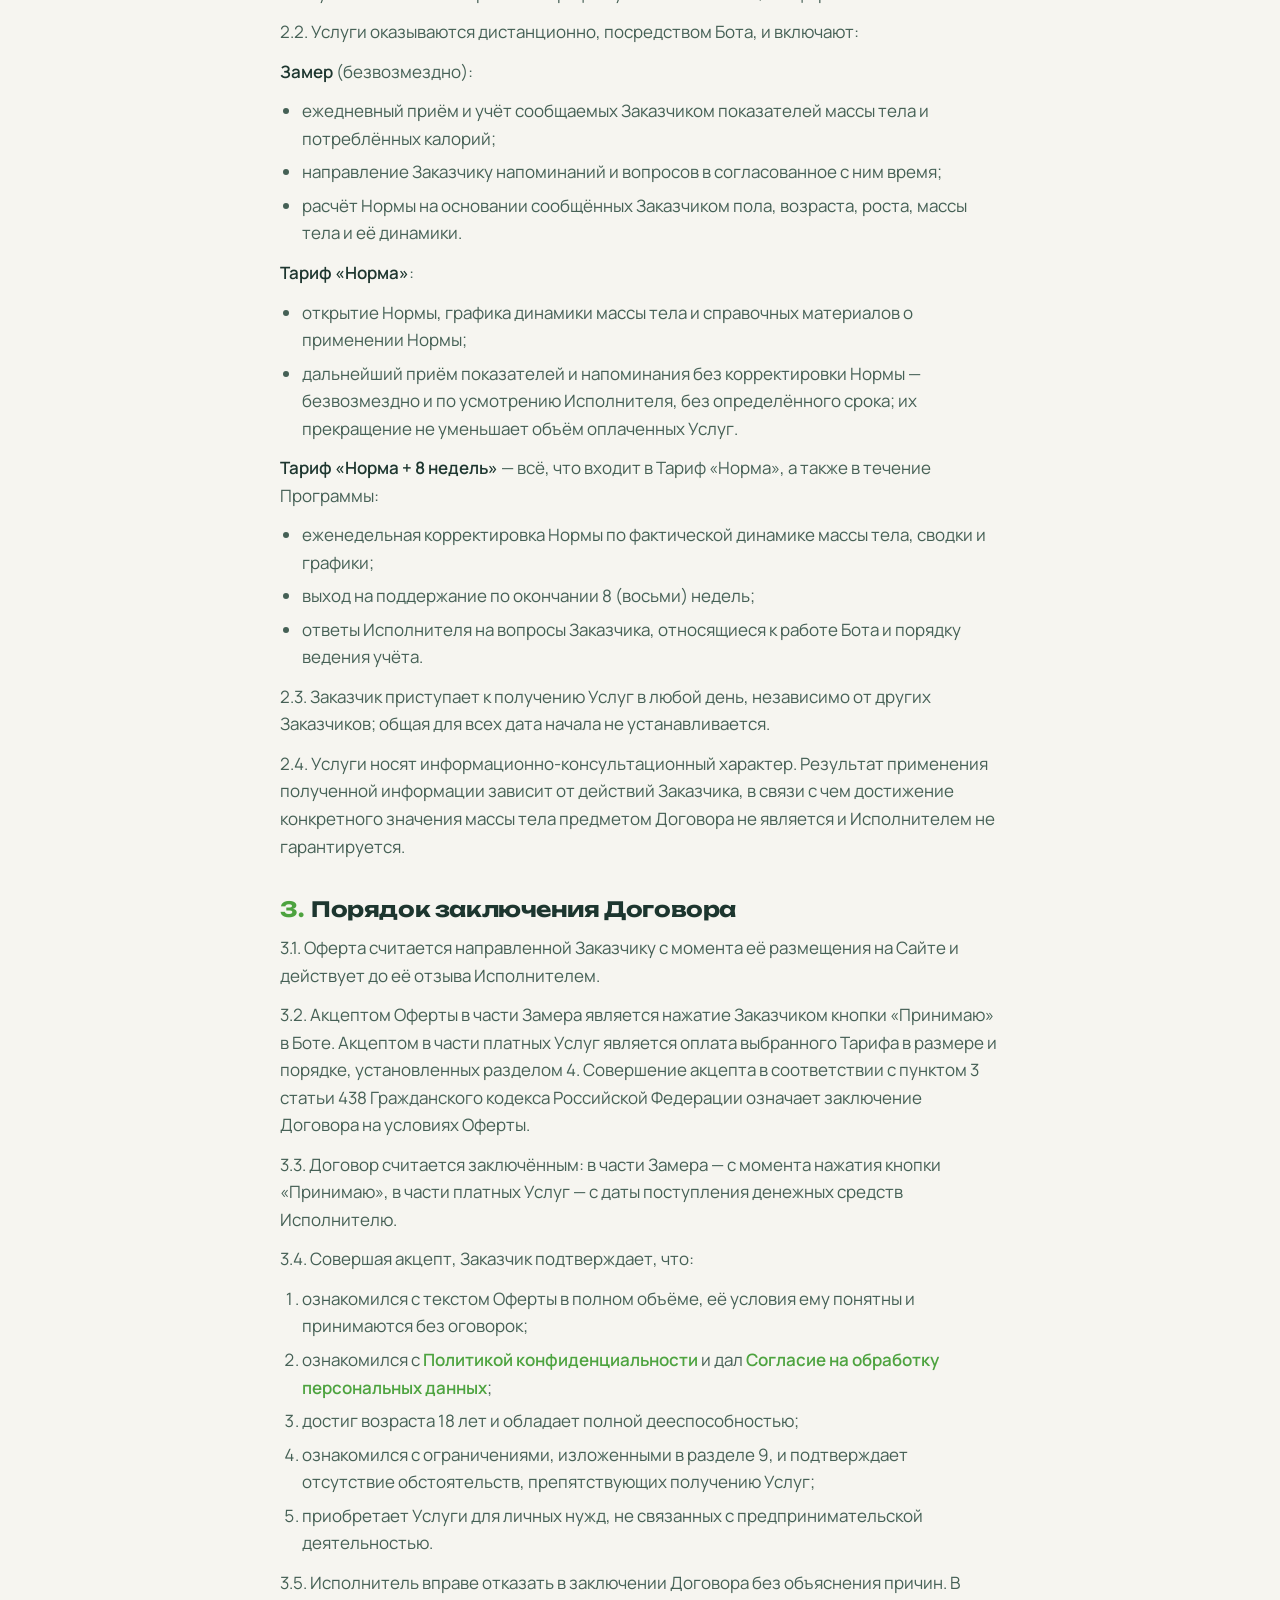
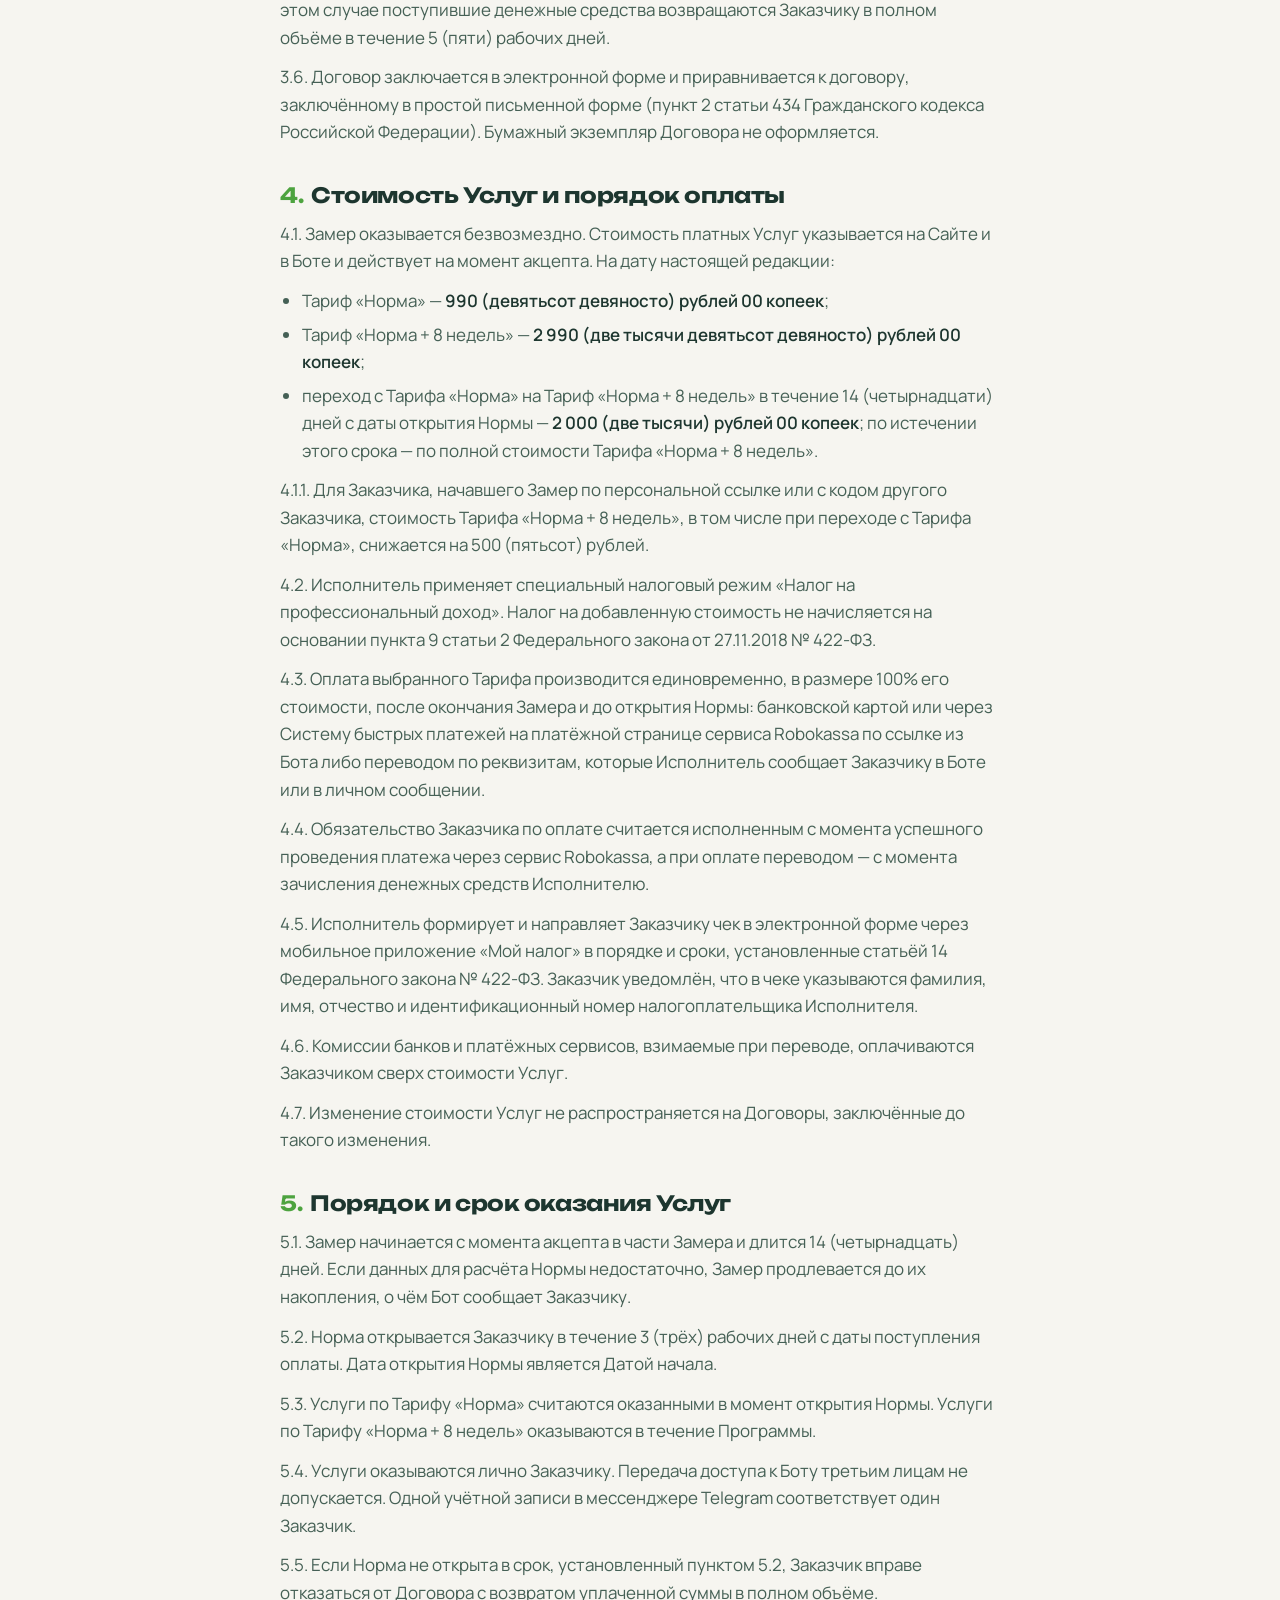
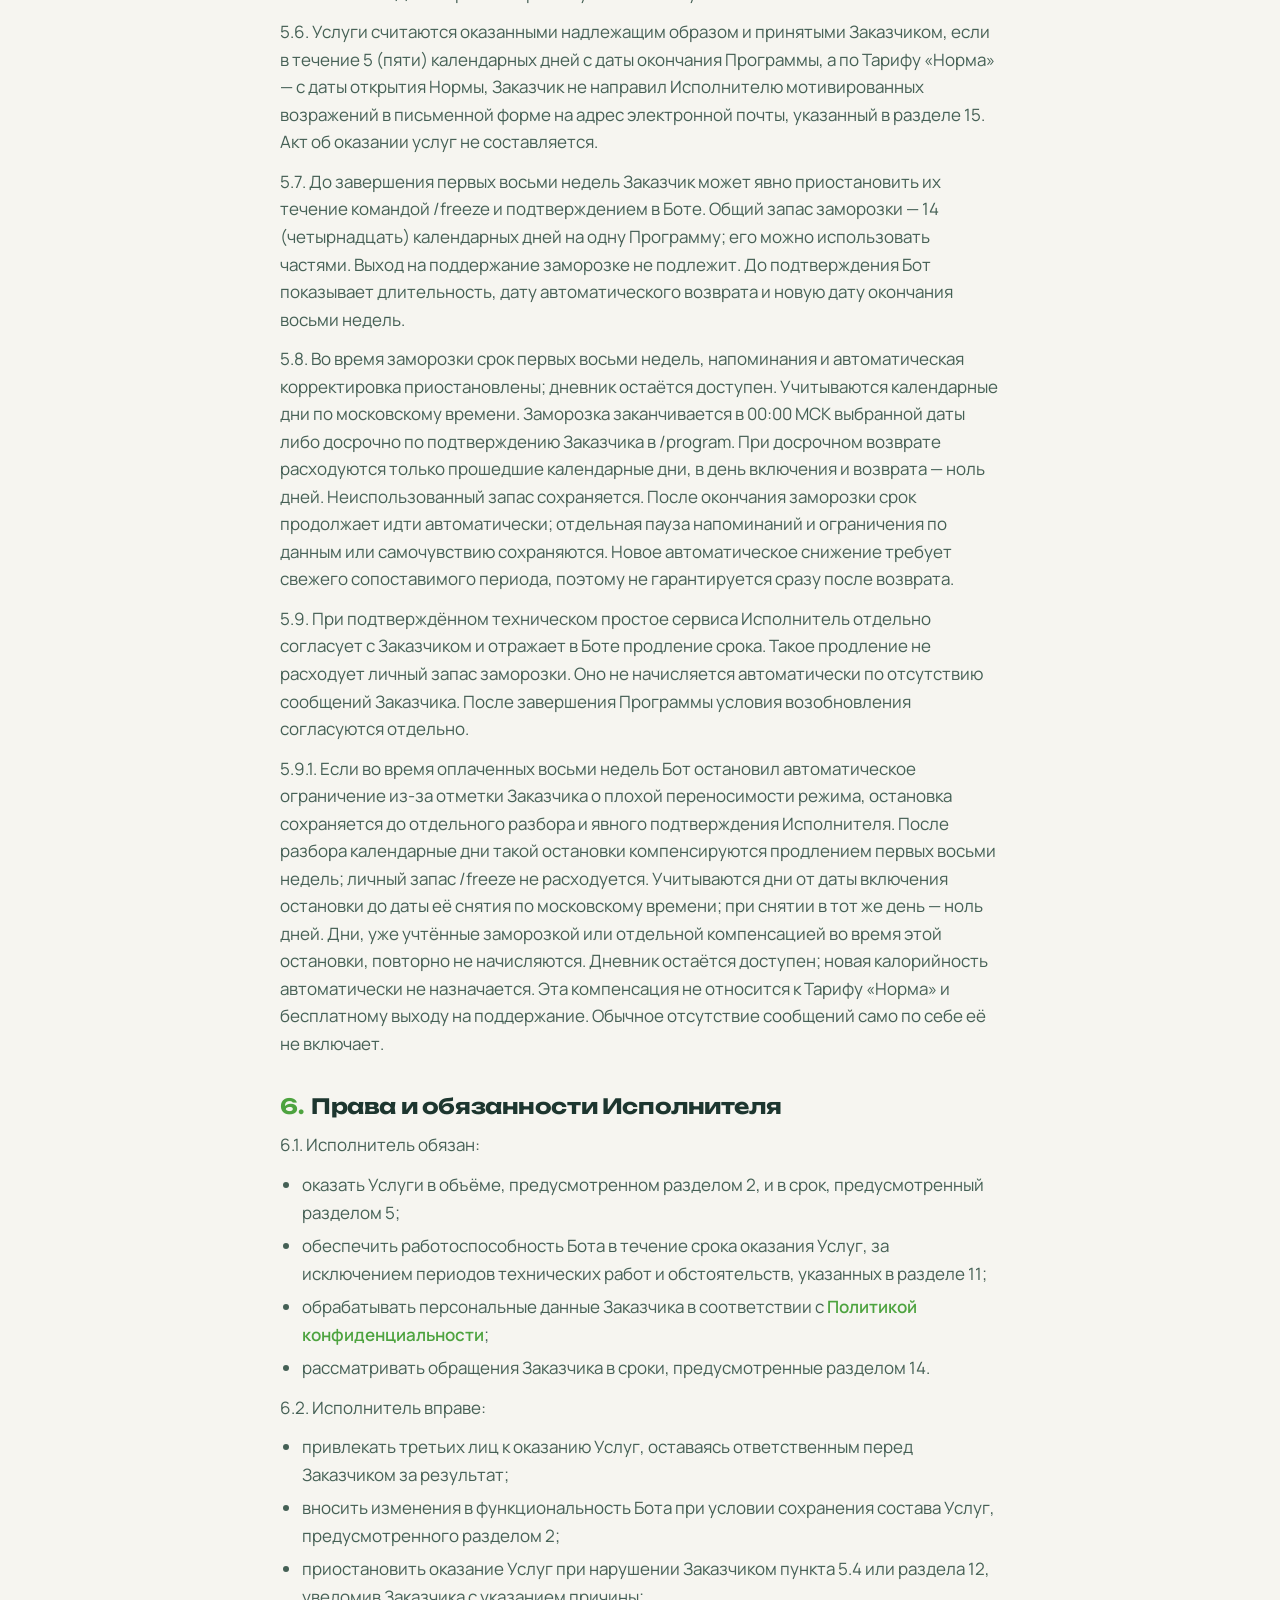
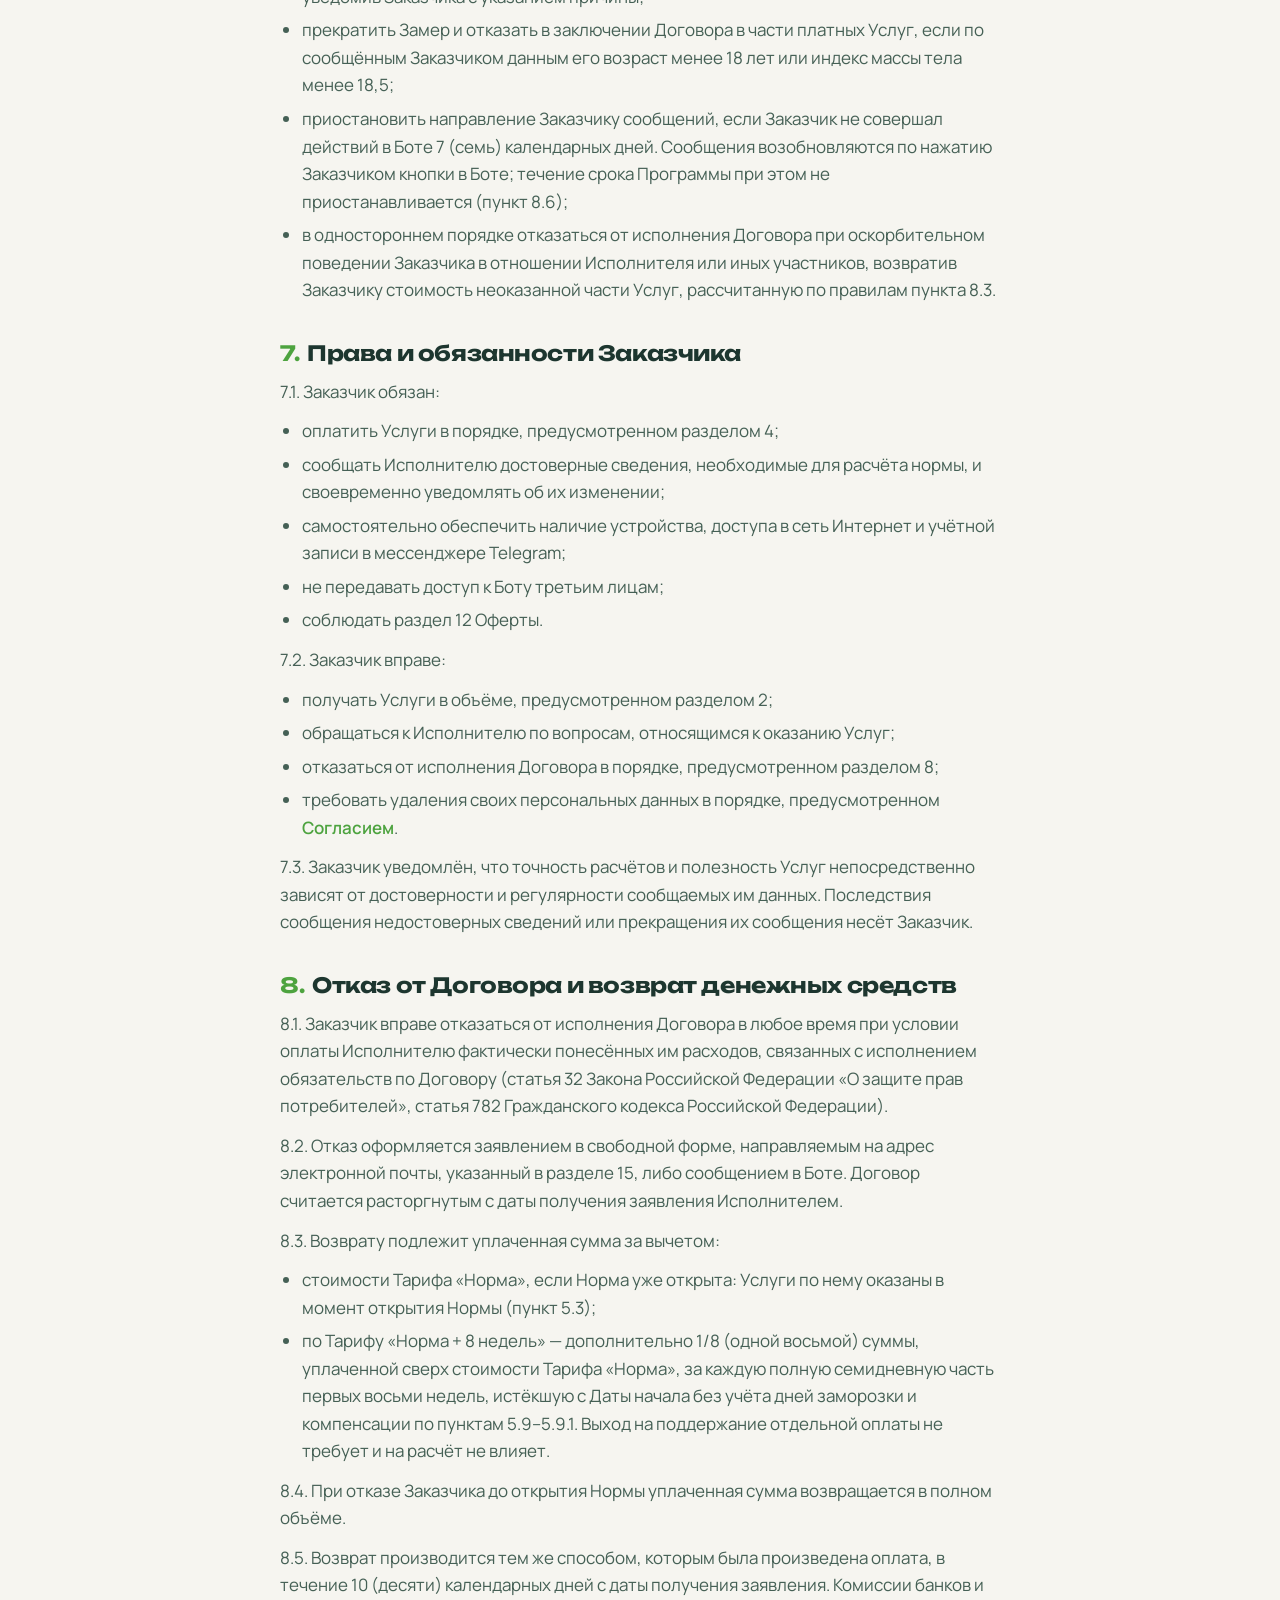
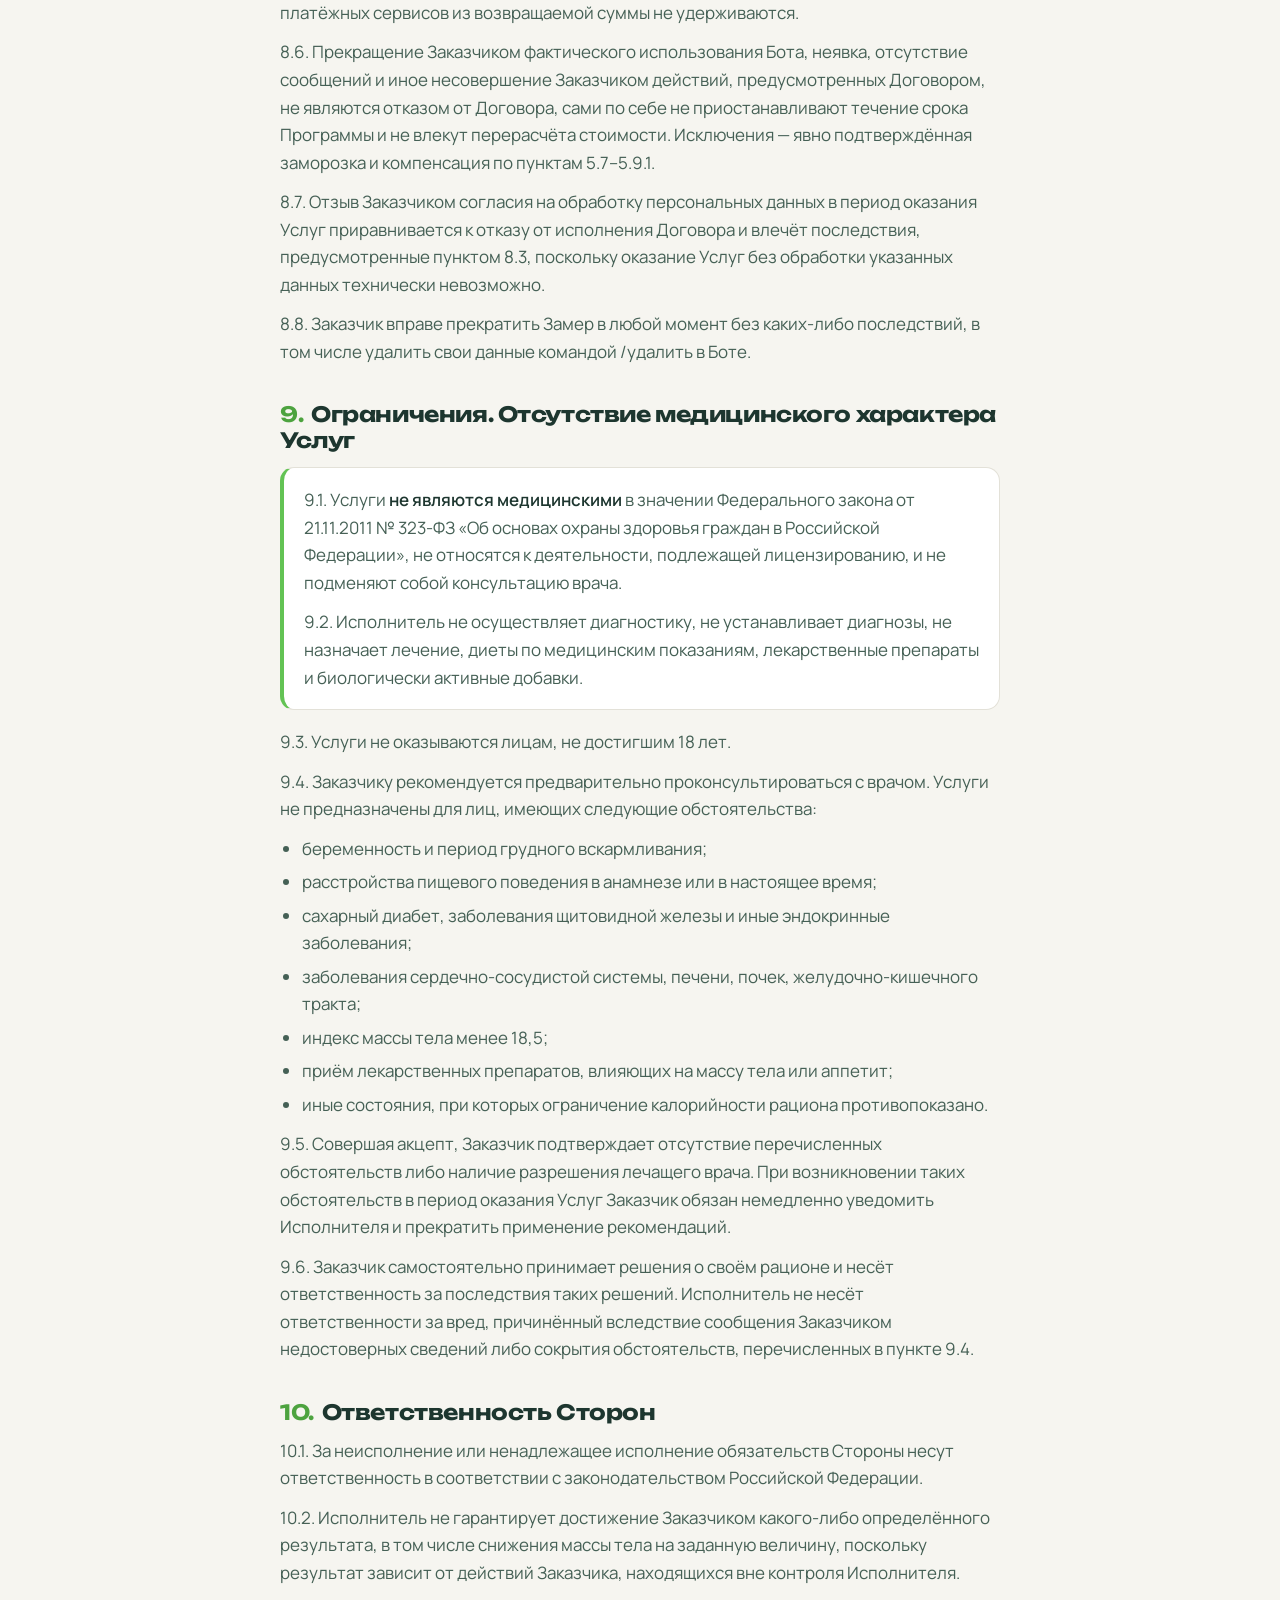
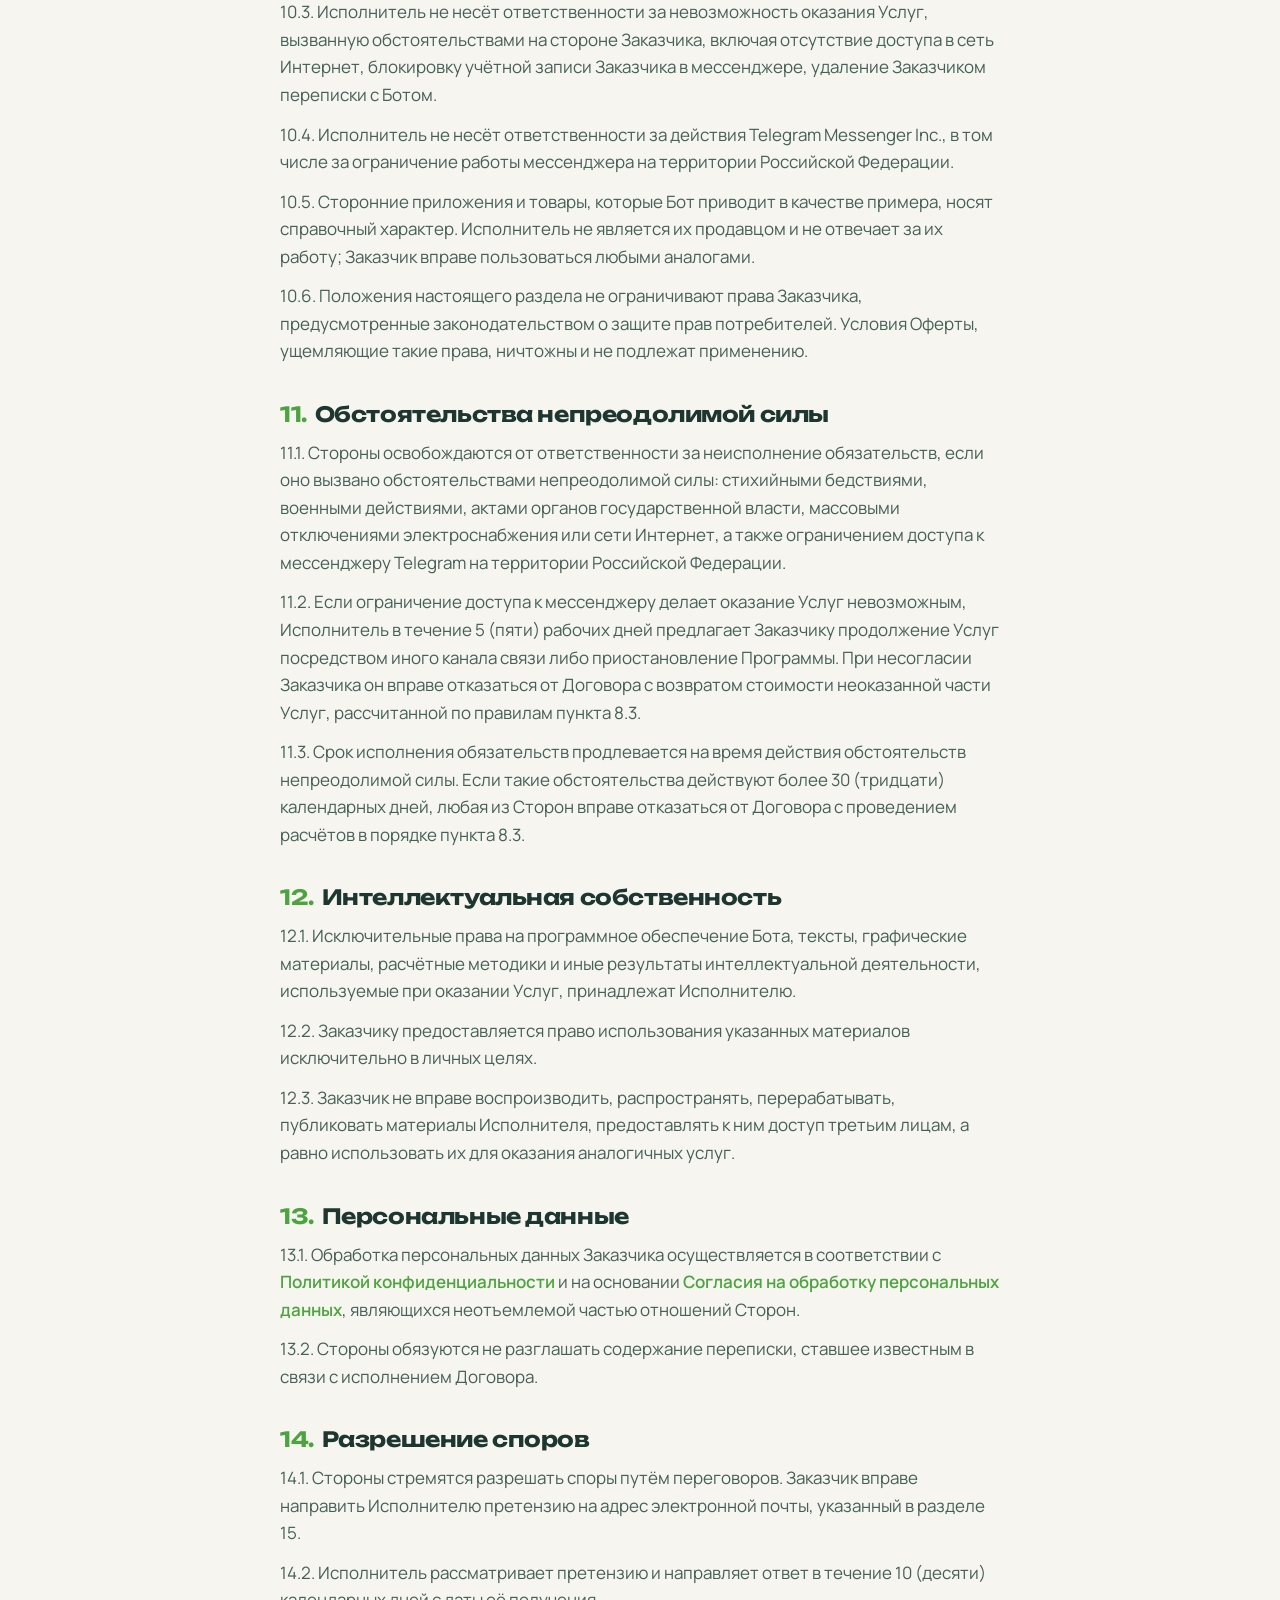
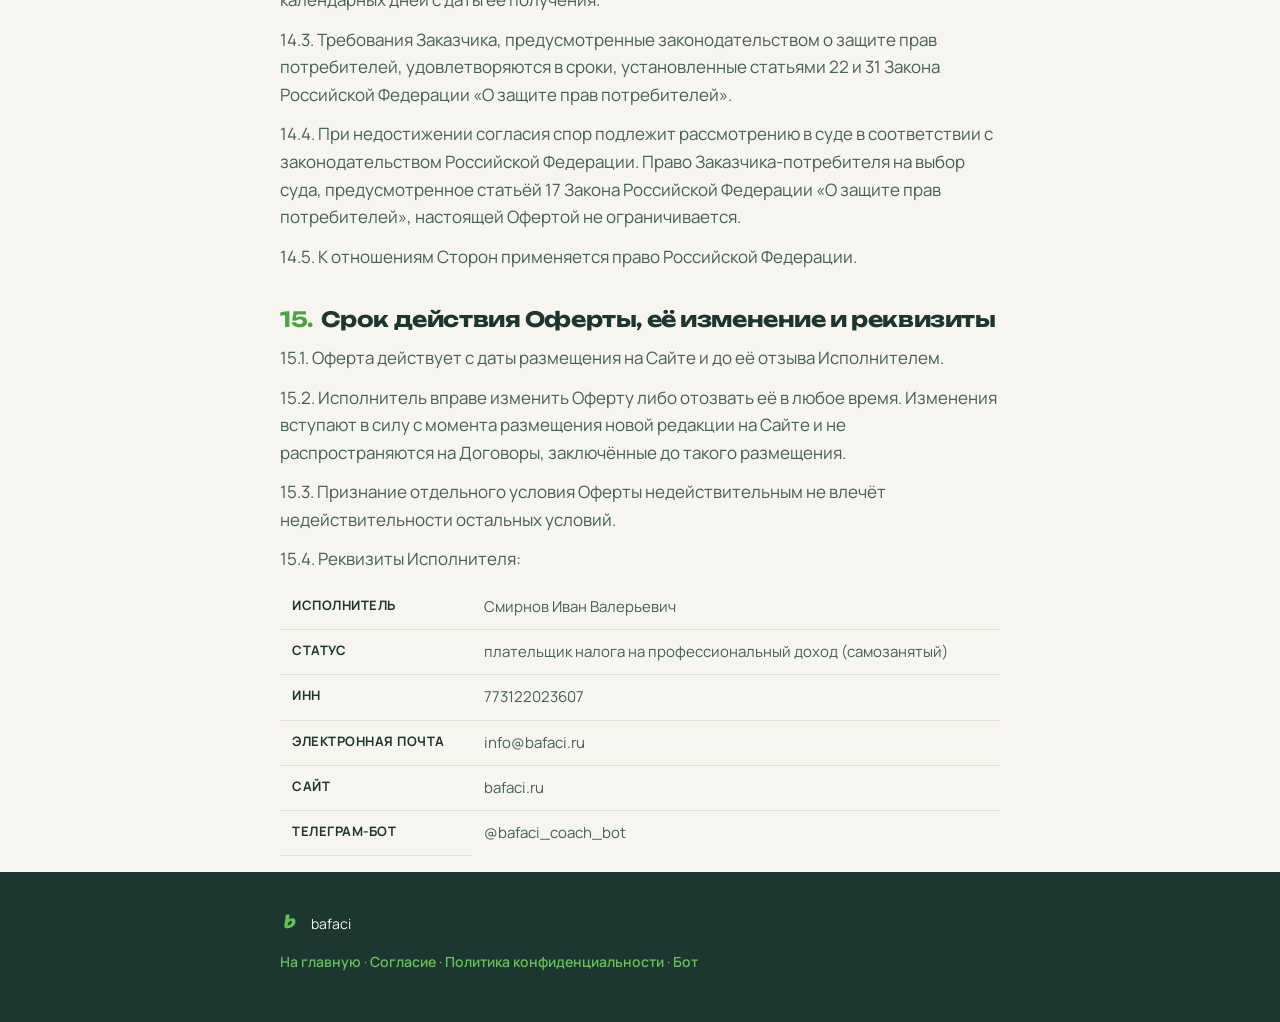
<file: offer.html>
<!DOCTYPE html>
<html lang="ru">
<head>
<meta charset="utf-8">
<meta name="viewport" content="width=device-width, initial-scale=1, viewport-fit=cover">
<title>bafaci — публичная оферта</title>
<meta name="robots" content="noindex">
<link rel="icon" href="logo.png">
<link rel="stylesheet" href="fonts/fonts.css">
<style>
:root{
  --grn:#63c354; --grn-d:#4da33f; --grn-l:#d9f0d2; --grn-p:#eef8ea;
  --ink:#1d362f; --ink-2:#456055; --ink-3:#8ba095;
  --paper:#f6f5f0; --card:#fff;
  --max:760px; --r:28px;
  --f-body:'Manrope',-apple-system,BlinkMacSystemFont,'Segoe UI','Helvetica Neue',Arial,sans-serif;
  --f-disp:'Unbounded','Manrope',-apple-system,BlinkMacSystemFont,'Segoe UI',Arial,sans-serif;
}
*{margin:0;padding:0;box-sizing:border-box}
html{-webkit-text-size-adjust:100%}
body{background:var(--paper);color:var(--ink);font-family:var(--f-body);
  font-size:17px;line-height:1.62;-webkit-font-smoothing:antialiased}
.wrap{max-width:var(--max);margin:0 auto;padding:0 20px}

.top{padding:26px 0 0}
.brand{display:inline-flex;align-items:center;gap:10px;font-family:var(--f-disp);
  font-weight:700;font-size:19px;letter-spacing:-.02em;color:var(--ink);text-decoration:none}
.brand img{height:26px}

main{padding:44px 0 90px}
h1{font-family:var(--f-disp);font-weight:700;letter-spacing:-.03em;line-height:1.08;
  font-size:clamp(24px,4.2vw,36px);margin-bottom:10px}
.sub{font-size:clamp(15px,1.8vw,17px);color:var(--ink-2);margin-bottom:14px;font-weight:600}
.date{color:var(--ink-3);font-size:14px;margin-bottom:26px}

.docnav{display:flex;flex-wrap:wrap;gap:8px;margin-bottom:34px}
.docnav a,.docnav span{font-size:13px;font-weight:600;padding:7px 13px;border-radius:999px;
  text-decoration:none;line-height:1.2}
.docnav a{background:#fff;color:var(--ink-2);border:1px solid #e3e1d8}
.docnav a:hover{border-color:var(--grn);color:var(--grn-d);text-decoration:none}
.docnav span{background:var(--grn-l);color:var(--ink)}

.intro{font-size:clamp(16px,1.9vw,18px);color:var(--ink-2);
  background:var(--grn-p);border-radius:var(--r);padding:24px 26px;margin-bottom:38px}

h2{font-family:var(--f-disp);font-weight:700;letter-spacing:-.02em;
  font-size:clamp(17px,2.3vw,21px);margin:36px 0 12px;line-height:1.24}
h2 span{color:var(--grn-d);margin-right:8px}
p{margin-bottom:12px;color:var(--ink-2)}
ul,ol{margin:0 0 12px 22px;color:var(--ink-2)}
li{margin-bottom:6px}
b{color:var(--ink);font-weight:600}
a{color:var(--grn-d);font-weight:600;text-decoration:none}
a:hover{text-decoration:underline}
code{background:var(--grn-l);color:var(--ink);padding:2px 7px;border-radius:6px;
  font-family:var(--f-body);font-weight:600;font-size:.95em}
.warn{background:#fff;border:1px solid #e3e1d8;border-left:4px solid var(--grn);
  border-radius:14px;padding:18px 20px;margin:14px 0 18px}
.warn p:last-child{margin-bottom:0}

.tbl{width:100%;border-collapse:collapse;margin:8px 0 16px;font-size:15px}
.tbl th,.tbl td{text-align:left;vertical-align:top;padding:10px 12px;border-bottom:1px solid #e3e1d8;color:var(--ink-2)}
.tbl th{color:var(--ink);font-weight:700;font-size:13px;text-transform:uppercase;letter-spacing:.04em}
.tbl tr:last-child td{border-bottom:0}

footer{background:var(--ink);color:rgba(246,245,240,.62);padding:38px 0 48px;font-size:14px;line-height:1.7}
footer a{color:var(--grn)}
footer .fbrand{color:var(--paper);margin-bottom:12px;display:flex;align-items:center;gap:9px}
</style>
</head>
<body>

<div class="wrap top">
  <a class="brand" href="/"><img src="logo.png" alt="">bafaci</a>
</div>

<main class="wrap">

  <h1>Публичная оферта</h1>
  <div class="sub">на оказание информационно-консультационных услуг в области
    контроля рациона питания и динамики массы тела</div>
  <div class="date">Редакция от 13.11.2026</div>

  <div class="docnav">
    <a href="consent.html">Согласие на обработку</a>
    <a href="privacy.html">Политика конфиденциальности</a>
    <span>Публичная оферта</span>
  </div>

  <div class="intro">
    Настоящий документ представляет собой публичное предложение (оферту)
    в соответствии со статьёй 437 Гражданского кодекса Российской Федерации
    и устанавливает условия, на которых Исполнитель оказывает услуги любому
    лицу, к нему обратившемуся.
  </div>

  <h2><span>1.</span>Термины и определения</h2>
  <p><b>Исполнитель</b> — Смирнов Иван Валерьевич, физическое
    лицо, применяющее специальный налоговый режим «Налог
    на профессиональный доход».</p>
  <p><b>Заказчик</b> — дееспособное физическое лицо, достигшее 18 лет,
    совершившее акцепт настоящей Оферты.</p>
  <p><b>Оферта</b> — настоящий документ, размещённый по адресу
    bafaci.ru/offer.</p>
  <p><b>Акцепт</b> — полное и безоговорочное принятие Заказчиком условий
    Оферты путём совершения действий, указанных в разделе 3.</p>
  <p><b>Договор</b> — соглашение между Исполнителем и Заказчиком,
    заключённое посредством акцепта Оферты.</p>
  <p><b>Бот</b> — программа для ЭВМ, работающая в мессенджере Telegram
    по адресу <a href="https://t.me/bafaci_coach_bot">@bafaci_coach_bot</a>,
    посредством которой оказываются Услуги.</p>
  <p><b>Замер</b> — первый этап оказания Услуг продолжительностью
    14 (четырнадцать) дней, в течение которого Бот собирает показатели
    Заказчика и рассчитывает Норму. Оказывается безвозмездно.</p>
  <p><b>Норма</b> — рассчитанная по итогам Замера норма потребления
    калорий и белка. Открывается Заказчику после оплаты Тарифа.</p>
  <p><b>Тариф</b> — выбранный Заказчиком объём платных Услуг:
    «Норма» или «Норма + 8 недель».</p>
  <p><b>Программа</b> — период оказания Услуг по Тарифу
    «Норма + 8 недель»: 8 (восемь) недель еженедельной корректировки
    Нормы с Даты начала и следующий за ними выход на поддержание
    продолжительностью до 6 (шести) недель. Срок первых восьми недель
    продлевается на дни явной заморозки и согласованной компенсации
    простоя или остановки по самочувствию по пунктам 5.7–5.9.1; обычные пропуски его не продлевают.</p>
  <p><b>Дата начала</b> — дата открытия Заказчику Нормы в порядке,
    предусмотренном пунктом 5.2 Оферты. При переходе с Тарифа «Норма»
    на Тариф «Норма + 8 недель» срок восьми недель начинается с открытия
    доступа к еженедельной корректировке.</p>
  <p><b>Услуги</b> — информационно-консультационные услуги, состав которых
    определён разделом 2 Оферты.</p>
  <p><b>Сайт</b> — совокупность страниц в сети Интернет, размещённых
    по адресу bafaci.ru.</p>

  <h2><span>2.</span>Предмет Договора</h2>
  <p>2.1. Исполнитель обязуется оказать Заказчику информационно-
    консультационные услуги в области контроля рациона питания и динамики
    массы тела, а Заказчик обязуется оплатить выбранный Тариф на условиях
    настоящей Оферты.</p>
  <p>2.2. Услуги оказываются дистанционно, посредством Бота,
    и включают:</p>
  <p><b>Замер</b> (безвозмездно):</p>
  <ul>
    <li>ежедневный приём и учёт сообщаемых Заказчиком показателей массы
      тела и потреблённых калорий;</li>
    <li>направление Заказчику напоминаний и вопросов в согласованное
      с ним время;</li>
    <li>расчёт Нормы на основании сообщённых Заказчиком пола, возраста,
      роста, массы тела и её динамики.</li>
  </ul>
  <p><b>Тариф «Норма»</b>:</p>
  <ul>
    <li>открытие Нормы, графика динамики массы тела и справочных
      материалов о применении Нормы;</li>
    <li>дальнейший приём показателей и напоминания без корректировки
      Нормы — безвозмездно и по усмотрению Исполнителя, без определённого
      срока; их прекращение не уменьшает объём оплаченных Услуг.</li>
  </ul>
  <p><b>Тариф «Норма + 8 недель»</b> — всё, что входит в Тариф «Норма»,
    а также в течение Программы:</p>
  <ul>
    <li>еженедельная корректировка Нормы по фактической динамике массы
      тела, сводки и графики;</li>
    <li>выход на поддержание по окончании 8 (восьми) недель;</li>
    <li>ответы Исполнителя на вопросы Заказчика, относящиеся к работе Бота
      и порядку ведения учёта.</li>
  </ul>
  <p>2.3. Заказчик приступает к получению Услуг в любой день, независимо
    от других Заказчиков; общая для всех дата начала не устанавливается.</p>
  <p>2.4. Услуги носят информационно-консультационный характер. Результат
    применения полученной информации зависит от действий Заказчика, в связи
    с чем достижение конкретного значения массы тела предметом Договора
    не является и Исполнителем не гарантируется.</p>

  <h2><span>3.</span>Порядок заключения Договора</h2>
  <p>3.1. Оферта считается направленной Заказчику с момента её размещения
    на Сайте и действует до её отзыва Исполнителем.</p>
  <p>3.2. Акцептом Оферты в части Замера является нажатие Заказчиком
    кнопки «Принимаю» в Боте. Акцептом в части платных Услуг является
    оплата выбранного Тарифа в размере и порядке, установленных разделом 4.
    Совершение акцепта в соответствии с пунктом 3 статьи 438 Гражданского
    кодекса Российской Федерации означает заключение Договора на условиях
    Оферты.</p>
  <p>3.3. Договор считается заключённым: в части Замера — с момента нажатия
    кнопки «Принимаю», в части платных Услуг — с даты поступления денежных
    средств Исполнителю.</p>
  <p>3.4. Совершая акцепт, Заказчик подтверждает, что:</p>
  <ol>
    <li>ознакомился с текстом Оферты в полном объёме, её условия ему
      понятны и принимаются без оговорок;</li>
    <li>ознакомился с <a href="privacy.html">Политикой конфиденциальности</a>
      и дал <a href="consent.html">Согласие на обработку персональных
      данных</a>;</li>
    <li>достиг возраста 18 лет и обладает полной дееспособностью;</li>
    <li>ознакомился с ограничениями, изложенными в разделе 9, и подтверждает
      отсутствие обстоятельств, препятствующих получению Услуг;</li>
    <li>приобретает Услуги для личных нужд, не связанных
      с предпринимательской деятельностью.</li>
  </ol>
  <p>3.5. Исполнитель вправе отказать в заключении Договора без объяснения
    причин. В этом
    случае поступившие денежные средства возвращаются Заказчику в полном
    объёме в течение 5 (пяти) рабочих дней.</p>
  <p>3.6. Договор заключается в электронной форме и приравнивается
    к договору, заключённому в простой письменной форме (пункт 2
    статьи 434 Гражданского кодекса Российской Федерации). Бумажный
    экземпляр Договора не оформляется.</p>

  <h2><span>4.</span>Стоимость Услуг и порядок оплаты</h2>
  <p>4.1. Замер оказывается безвозмездно. Стоимость платных Услуг
    указывается на Сайте и в Боте и действует на момент акцепта. На дату
    настоящей редакции:</p>
  <ul>
    <li>Тариф «Норма» — <b>990 (девятьсот девяносто) рублей 00 копеек</b>;</li>
    <li>Тариф «Норма + 8 недель» — <b>2 990 (две тысячи девятьсот девяносто)
      рублей 00 копеек</b>;</li>
    <li>переход с Тарифа «Норма» на Тариф «Норма + 8 недель» в течение
      14 (четырнадцати) дней с даты открытия Нормы — <b>2 000 (две тысячи)
      рублей 00 копеек</b>; по истечении этого срока — по полной стоимости
      Тарифа «Норма + 8 недель».</li>
  </ul>
  <p>4.1.1. Для Заказчика, начавшего Замер по персональной ссылке
    или с кодом другого Заказчика, стоимость Тарифа «Норма + 8 недель»,
    в том числе при переходе с Тарифа «Норма», снижается на 500 (пятьсот)
    рублей.</p>
  <p>4.2. Исполнитель применяет специальный налоговый режим «Налог
    на профессиональный доход». Налог на добавленную стоимость
    не начисляется на основании пункта 9 статьи 2 Федерального закона
    от 27.11.2018 № 422-ФЗ.</p>
  <p>4.3. Оплата выбранного Тарифа производится единовременно, в размере
    100% его стоимости, после окончания Замера и до открытия Нормы:
    банковской картой или через Систему быстрых платежей на платёжной
    странице сервиса Robokassa по ссылке из Бота либо переводом
    по реквизитам, которые Исполнитель сообщает Заказчику в Боте
    или в личном сообщении.</p>
  <p>4.4. Обязательство Заказчика по оплате считается исполненным
    с момента успешного проведения платежа через сервис Robokassa,
    а при оплате переводом — с момента зачисления денежных средств
    Исполнителю.</p>
  <p>4.5. Исполнитель формирует и направляет Заказчику чек в электронной
    форме через мобильное приложение «Мой налог» в порядке и сроки,
    установленные статьёй 14 Федерального закона № 422-ФЗ. Заказчик
    уведомлён, что в чеке указываются фамилия, имя, отчество
    и идентификационный номер налогоплательщика Исполнителя.</p>
  <p>4.6. Комиссии банков и платёжных сервисов, взимаемые при переводе,
    оплачиваются Заказчиком сверх стоимости Услуг.</p>
  <p>4.7. Изменение стоимости Услуг не распространяется на Договоры,
    заключённые до такого изменения.</p>

  <h2><span>5.</span>Порядок и срок оказания Услуг</h2>
  <p>5.1. Замер начинается с момента акцепта в части Замера и длится
    14 (четырнадцать) дней. Если данных для расчёта Нормы недостаточно,
    Замер продлевается до их накопления, о чём Бот сообщает Заказчику.</p>
  <p>5.2. Норма открывается Заказчику в течение 3 (трёх) рабочих дней
    с даты поступления оплаты. Дата открытия Нормы является Датой начала.</p>
  <p>5.3. Услуги по Тарифу «Норма» считаются оказанными в момент открытия
    Нормы. Услуги по Тарифу «Норма + 8 недель» оказываются в течение
    Программы.</p>
  <p>5.4. Услуги оказываются лично Заказчику. Передача доступа к Боту
    третьим лицам не допускается. Одной учётной записи в мессенджере
    Telegram соответствует один Заказчик.</p>
  <p>5.5. Если Норма не открыта в срок, установленный пунктом 5.2,
    Заказчик вправе отказаться от Договора с возвратом уплаченной суммы
    в полном объёме.</p>
  <p>5.6. Услуги считаются оказанными надлежащим образом и принятыми
    Заказчиком, если в течение 5 (пяти) календарных дней с даты окончания
    Программы, а по Тарифу «Норма» — с даты открытия Нормы, Заказчик
    не направил Исполнителю мотивированных возражений в письменной форме
    на адрес электронной почты, указанный в разделе 15. Акт об оказании
    услуг не составляется.</p>

  <p>5.7. До завершения первых восьми недель Заказчик может явно
    приостановить их течение командой /freeze и подтверждением в Боте.
    Общий запас заморозки — 14 (четырнадцать) календарных дней на одну
    Программу; его можно использовать частями. Выход на поддержание
    заморозке не подлежит. До подтверждения Бот показывает длительность,
    дату автоматического возврата и новую дату окончания восьми недель.</p>
  <p>5.8. Во время заморозки срок первых восьми недель, напоминания и
    автоматическая корректировка приостановлены; дневник остаётся доступен.
    Учитываются календарные дни по московскому времени. Заморозка заканчивается
    в 00:00 МСК выбранной даты либо досрочно по подтверждению Заказчика
    в /program. При досрочном возврате расходуются только прошедшие календарные
    дни, в день включения и возврата — ноль дней. Неиспользованный запас
    сохраняется. После окончания заморозки срок продолжает идти автоматически;
    отдельная пауза напоминаний и ограничения по данным или самочувствию
    сохраняются. Новое автоматическое снижение требует свежего сопоставимого
    периода, поэтому не гарантируется сразу после возврата.</p>
  <p>5.9. При подтверждённом техническом простое сервиса Исполнитель
    отдельно согласует с Заказчиком и отражает в Боте продление срока.
    Такое продление не расходует личный запас заморозки. Оно не начисляется
    автоматически по отсутствию сообщений Заказчика. После завершения
    Программы условия возобновления согласуются отдельно.</p>
  <p>5.9.1. Если во время оплаченных восьми недель Бот остановил
    автоматическое ограничение из-за отметки Заказчика о плохой переносимости
    режима, остановка сохраняется до отдельного разбора и явного подтверждения
    Исполнителя. После разбора календарные дни такой остановки компенсируются
    продлением первых восьми недель; личный запас /freeze не расходуется.
    Учитываются дни от даты включения остановки до даты её снятия по московскому
    времени; при снятии в тот же день — ноль дней. Дни, уже учтённые заморозкой
    или отдельной компенсацией во время этой остановки, повторно не начисляются.
    Дневник остаётся доступен; новая калорийность автоматически не назначается.
    Эта компенсация не относится к Тарифу «Норма» и бесплатному выходу
    на поддержание. Обычное отсутствие сообщений само по себе её не включает.</p>

  <h2><span>6.</span>Права и обязанности Исполнителя</h2>
  <p>6.1. Исполнитель обязан:</p>
  <ul>
    <li>оказать Услуги в объёме, предусмотренном разделом 2, и в срок,
      предусмотренный разделом 5;</li>
    <li>обеспечить работоспособность Бота в течение срока оказания Услуг,
      за исключением периодов технических работ и обстоятельств,
      указанных в разделе 11;</li>
    <li>обрабатывать персональные данные Заказчика в соответствии
      с <a href="privacy.html">Политикой конфиденциальности</a>;</li>
    <li>рассматривать обращения Заказчика в сроки, предусмотренные
      разделом 14.</li>
  </ul>
  <p>6.2. Исполнитель вправе:</p>
  <ul>
    <li>привлекать третьих лиц к оказанию Услуг, оставаясь ответственным
      перед Заказчиком за результат;</li>
    <li>вносить изменения в функциональность Бота при условии сохранения
      состава Услуг, предусмотренного разделом 2;</li>
    <li>приостановить оказание Услуг при нарушении Заказчиком пункта 5.4
      или раздела 12, уведомив Заказчика с указанием причины;</li>
    <li>прекратить Замер и отказать в заключении Договора в части платных
      Услуг, если по сообщённым Заказчиком данным его возраст менее 18 лет
      или индекс массы тела менее 18,5;</li>
    <li>приостановить направление Заказчику сообщений, если Заказчик
      не совершал действий в Боте 7 (семь) календарных дней. Сообщения
      возобновляются по нажатию Заказчиком кнопки в Боте; течение срока
      Программы при этом не приостанавливается (пункт 8.6);</li>
    <li>в одностороннем порядке отказаться от исполнения Договора
      при оскорбительном поведении Заказчика в отношении Исполнителя
      или иных участников, возвратив Заказчику стоимость
      неоказанной части Услуг, рассчитанную по правилам пункта 8.3.</li>
  </ul>

  <h2><span>7.</span>Права и обязанности Заказчика</h2>
  <p>7.1. Заказчик обязан:</p>
  <ul>
    <li>оплатить Услуги в порядке, предусмотренном разделом 4;</li>
    <li>сообщать Исполнителю достоверные сведения, необходимые для расчёта
      нормы, и своевременно уведомлять об их изменении;</li>
    <li>самостоятельно обеспечить наличие устройства, доступа в сеть
      Интернет и учётной записи в мессенджере Telegram;</li>
    <li>не передавать доступ к Боту третьим лицам;</li>
    <li>соблюдать раздел 12 Оферты.</li>
  </ul>
  <p>7.2. Заказчик вправе:</p>
  <ul>
    <li>получать Услуги в объёме, предусмотренном разделом 2;</li>
    <li>обращаться к Исполнителю по вопросам, относящимся к оказанию
      Услуг;</li>
    <li>отказаться от исполнения Договора в порядке, предусмотренном
      разделом 8;</li>
    <li>требовать удаления своих персональных данных в порядке,
      предусмотренном <a href="consent.html">Согласием</a>.</li>
  </ul>
  <p>7.3. Заказчик уведомлён, что точность расчётов и полезность Услуг
    непосредственно зависят от достоверности и регулярности сообщаемых
    им данных. Последствия сообщения недостоверных сведений или
    прекращения их сообщения несёт Заказчик.</p>

  <h2><span>8.</span>Отказ от Договора и возврат денежных средств</h2>
  <p>8.1. Заказчик вправе отказаться от исполнения Договора в любое время
    при условии оплаты Исполнителю фактически понесённых им расходов,
    связанных с исполнением обязательств по Договору (статья 32 Закона
    Российской Федерации «О защите прав потребителей», статья 782
    Гражданского кодекса Российской Федерации).</p>
  <p>8.2. Отказ оформляется заявлением в свободной форме, направляемым
    на адрес электронной почты, указанный в разделе 15, либо сообщением
    в Боте. Договор считается расторгнутым с даты получения заявления
    Исполнителем.</p>
  <p>8.3. Возврату подлежит уплаченная сумма за вычетом:</p>
  <ul>
    <li>стоимости Тарифа «Норма», если Норма уже открыта: Услуги по нему
      оказаны в момент открытия Нормы (пункт 5.3);</li>
    <li>по Тарифу «Норма + 8 недель» — дополнительно 1/8 (одной восьмой)
      суммы, уплаченной сверх стоимости Тарифа «Норма», за каждую полную
      семидневную часть первых восьми недель, истёкшую с Даты начала
      без учёта дней заморозки и компенсации по пунктам 5.9–5.9.1. Выход на поддержание отдельной
      оплаты не требует и на расчёт не влияет.</li>
  </ul>
  <p>8.4. При отказе Заказчика до открытия Нормы уплаченная сумма
    возвращается в полном объёме.</p>
  <p>8.5. Возврат производится тем же способом, которым была произведена
    оплата, в течение 10 (десяти) календарных дней с даты получения
    заявления. Комиссии банков и платёжных сервисов из возвращаемой суммы
    не удерживаются.</p>
  <p>8.6. Прекращение Заказчиком фактического использования Бота,
    неявка, отсутствие сообщений и иное несовершение Заказчиком действий,
    предусмотренных Договором, не являются отказом от Договора,
    сами по себе не приостанавливают течение срока Программы и не влекут
    перерасчёта стоимости. Исключения — явно подтверждённая заморозка
    и компенсация по пунктам 5.7–5.9.1.</p>
  <p>8.7. Отзыв Заказчиком согласия на обработку персональных данных
    в период оказания Услуг приравнивается к отказу от исполнения Договора
    и влечёт последствия, предусмотренные пунктом 8.3, поскольку оказание
    Услуг без обработки указанных данных технически невозможно.</p>
  <p>8.8. Заказчик вправе прекратить Замер в любой момент без каких-либо
    последствий, в том числе удалить свои данные командой /удалить
    в Боте.</p>

  <h2><span>9.</span>Ограничения. Отсутствие медицинского характера Услуг</h2>
  <div class="warn">
    <p>9.1. Услуги <b>не являются медицинскими</b> в значении Федерального
      закона от 21.11.2011 № 323-ФЗ «Об основах охраны здоровья граждан
      в Российской Федерации», не относятся к деятельности, подлежащей
      лицензированию, и не подменяют собой консультацию врача.</p>
    <p>9.2. Исполнитель не осуществляет диагностику, не устанавливает
      диагнозы, не назначает лечение, диеты по медицинским показаниям,
      лекарственные препараты и биологически активные добавки.</p>
  </div>
  <p>9.3. Услуги не оказываются лицам, не достигшим 18 лет.</p>
  <p>9.4. Заказчику рекомендуется предварительно проконсультироваться
    с врачом. Услуги не предназначены для лиц, имеющих следующие
    обстоятельства:</p>
  <ul>
    <li>беременность и период грудного вскармливания;</li>
    <li>расстройства пищевого поведения в анамнезе или в настоящее время;</li>
    <li>сахарный диабет, заболевания щитовидной железы и иные
      эндокринные заболевания;</li>
    <li>заболевания сердечно-сосудистой системы, печени, почек,
      желудочно-кишечного тракта;</li>
    <li>индекс массы тела менее 18,5;</li>
    <li>приём лекарственных препаратов, влияющих на массу тела
      или аппетит;</li>
    <li>иные состояния, при которых ограничение калорийности рациона
      противопоказано.</li>
  </ul>
  <p>9.5. Совершая акцепт, Заказчик подтверждает отсутствие перечисленных
    обстоятельств либо наличие разрешения лечащего врача. При возникновении
    таких обстоятельств в период оказания Услуг Заказчик обязан немедленно
    уведомить Исполнителя и прекратить применение рекомендаций.</p>
  <p>9.6. Заказчик самостоятельно принимает решения о своём рационе
    и несёт ответственность за последствия таких решений. Исполнитель
    не несёт ответственности за вред, причинённый вследствие сообщения
    Заказчиком недостоверных сведений либо сокрытия обстоятельств,
    перечисленных в пункте 9.4.</p>

  <h2><span>10.</span>Ответственность Сторон</h2>
  <p>10.1. За неисполнение или ненадлежащее исполнение обязательств
    Стороны несут ответственность в соответствии с законодательством
    Российской Федерации.</p>
  <p>10.2. Исполнитель не гарантирует достижение Заказчиком какого-либо
    определённого результата, в том числе снижения массы тела на заданную
    величину, поскольку результат зависит от действий Заказчика,
    находящихся вне контроля Исполнителя.</p>
  <p>10.3. Исполнитель не несёт ответственности за невозможность оказания
    Услуг, вызванную обстоятельствами на стороне Заказчика, включая
    отсутствие доступа в сеть Интернет, блокировку учётной записи
    Заказчика в мессенджере, удаление Заказчиком переписки с Ботом.</p>
  <p>10.4. Исполнитель не несёт ответственности за действия
    Telegram Messenger Inc., в том числе за ограничение работы мессенджера
    на территории Российской Федерации.</p>
  <p>10.5. Сторонние приложения и товары, которые Бот приводит в качестве
    примера, носят справочный характер. Исполнитель не является их продавцом
    и не отвечает за их работу; Заказчик вправе пользоваться любыми
    аналогами.</p>
  <p>10.6. Положения настоящего раздела не ограничивают права Заказчика,
    предусмотренные законодательством о защите прав потребителей.
    Условия Оферты, ущемляющие такие права, ничтожны и не подлежат
    применению.</p>

  <h2><span>11.</span>Обстоятельства непреодолимой силы</h2>
  <p>11.1. Стороны освобождаются от ответственности за неисполнение
    обязательств, если оно вызвано обстоятельствами непреодолимой силы:
    стихийными бедствиями, военными действиями, актами органов
    государственной власти, массовыми отключениями электроснабжения
    или сети Интернет, а также ограничением доступа к мессенджеру
    Telegram на территории Российской Федерации.</p>
  <p>11.2. Если ограничение доступа к мессенджеру делает оказание Услуг
    невозможным, Исполнитель в течение 5 (пяти) рабочих дней предлагает
    Заказчику продолжение Услуг посредством иного канала связи либо
    приостановление Программы. При несогласии Заказчика он вправе отказаться
    от Договора с возвратом стоимости неоказанной части Услуг,
    рассчитанной по правилам пункта 8.3.</p>
  <p>11.3. Срок исполнения обязательств продлевается на время действия
    обстоятельств непреодолимой силы. Если такие обстоятельства действуют
    более 30 (тридцати) календарных дней, любая из Сторон вправе
    отказаться от Договора с проведением расчётов в порядке пункта 8.3.</p>

  <h2><span>12.</span>Интеллектуальная собственность</h2>
  <p>12.1. Исключительные права на программное обеспечение Бота, тексты,
    графические материалы, расчётные методики и иные результаты
    интеллектуальной деятельности, используемые при оказании Услуг,
    принадлежат Исполнителю.</p>
  <p>12.2. Заказчику предоставляется право использования указанных
    материалов исключительно в личных целях.</p>
  <p>12.3. Заказчик не вправе воспроизводить, распространять,
    перерабатывать, публиковать материалы Исполнителя, предоставлять
    к ним доступ третьим лицам, а равно использовать их для оказания
    аналогичных услуг.</p>

  <h2><span>13.</span>Персональные данные</h2>
  <p>13.1. Обработка персональных данных Заказчика осуществляется
    в соответствии с <a href="privacy.html">Политикой конфиденциальности</a>
    и на основании <a href="consent.html">Согласия на обработку
    персональных данных</a>, являющихся неотъемлемой частью отношений
    Сторон.</p>
  <p>13.2. Стороны обязуются не разглашать содержание переписки, ставшее
    известным в связи с исполнением Договора.</p>

  <h2><span>14.</span>Разрешение споров</h2>
  <p>14.1. Стороны стремятся разрешать споры путём переговоров. Заказчик
    вправе направить Исполнителю претензию на адрес электронной почты,
    указанный в разделе 15.</p>
  <p>14.2. Исполнитель рассматривает претензию и направляет ответ
    в течение 10 (десяти) календарных дней с даты её получения.</p>
  <p>14.3. Требования Заказчика, предусмотренные законодательством
    о защите прав потребителей, удовлетворяются в сроки, установленные
    статьями 22 и 31 Закона Российской Федерации «О защите прав
    потребителей».</p>
  <p>14.4. При недостижении согласия спор подлежит рассмотрению в суде
    в соответствии с законодательством Российской Федерации. Право
    Заказчика-потребителя на выбор суда, предусмотренное статьёй 17
    Закона Российской Федерации «О защите прав потребителей», настоящей
    Офертой не ограничивается.</p>
  <p>14.5. К отношениям Сторон применяется право Российской Федерации.</p>

  <h2><span>15.</span>Срок действия Оферты, её изменение и реквизиты</h2>
  <p>15.1. Оферта действует с даты размещения на Сайте и до её отзыва
    Исполнителем.</p>
  <p>15.2. Исполнитель вправе изменить Оферту либо отозвать её в любое
    время. Изменения вступают в силу с момента размещения новой редакции
    на Сайте и не распространяются на Договоры, заключённые до такого
    размещения.</p>
  <p>15.3. Признание отдельного условия Оферты недействительным
    не влечёт недействительности остальных условий.</p>
  <p>15.4. Реквизиты Исполнителя:</p>
  <table class="tbl">
    <tr><th>Исполнитель</th><td>Смирнов Иван Валерьевич</td></tr>
    <tr><th>Статус</th><td>плательщик налога
      на профессиональный доход (самозанятый)</td></tr>
    <tr><th>ИНН</th><td>773122023607</td></tr>
    <tr><th>Электронная почта</th><td>info@bafaci.ru</td></tr>
    <tr><th>Сайт</th><td>bafaci.ru</td></tr>
    <tr><th>Телеграм-бот</th><td>@bafaci_coach_bot</td></tr>
  </table>

</main>

<footer>
  <div class="wrap">
    <div class="fbrand"><img src="logo.png" alt="" style="height:28px"> bafaci</div>
    <a href="/">На главную</a> · <a href="consent.html">Согласие</a> ·
    <a href="privacy.html">Политика конфиденциальности</a> ·
    <a href="https://t.me/bafaci_coach_bot">Бот</a>
  </div>
</footer>

<script src="site.js" defer></script>
</body>
</html>
</file>
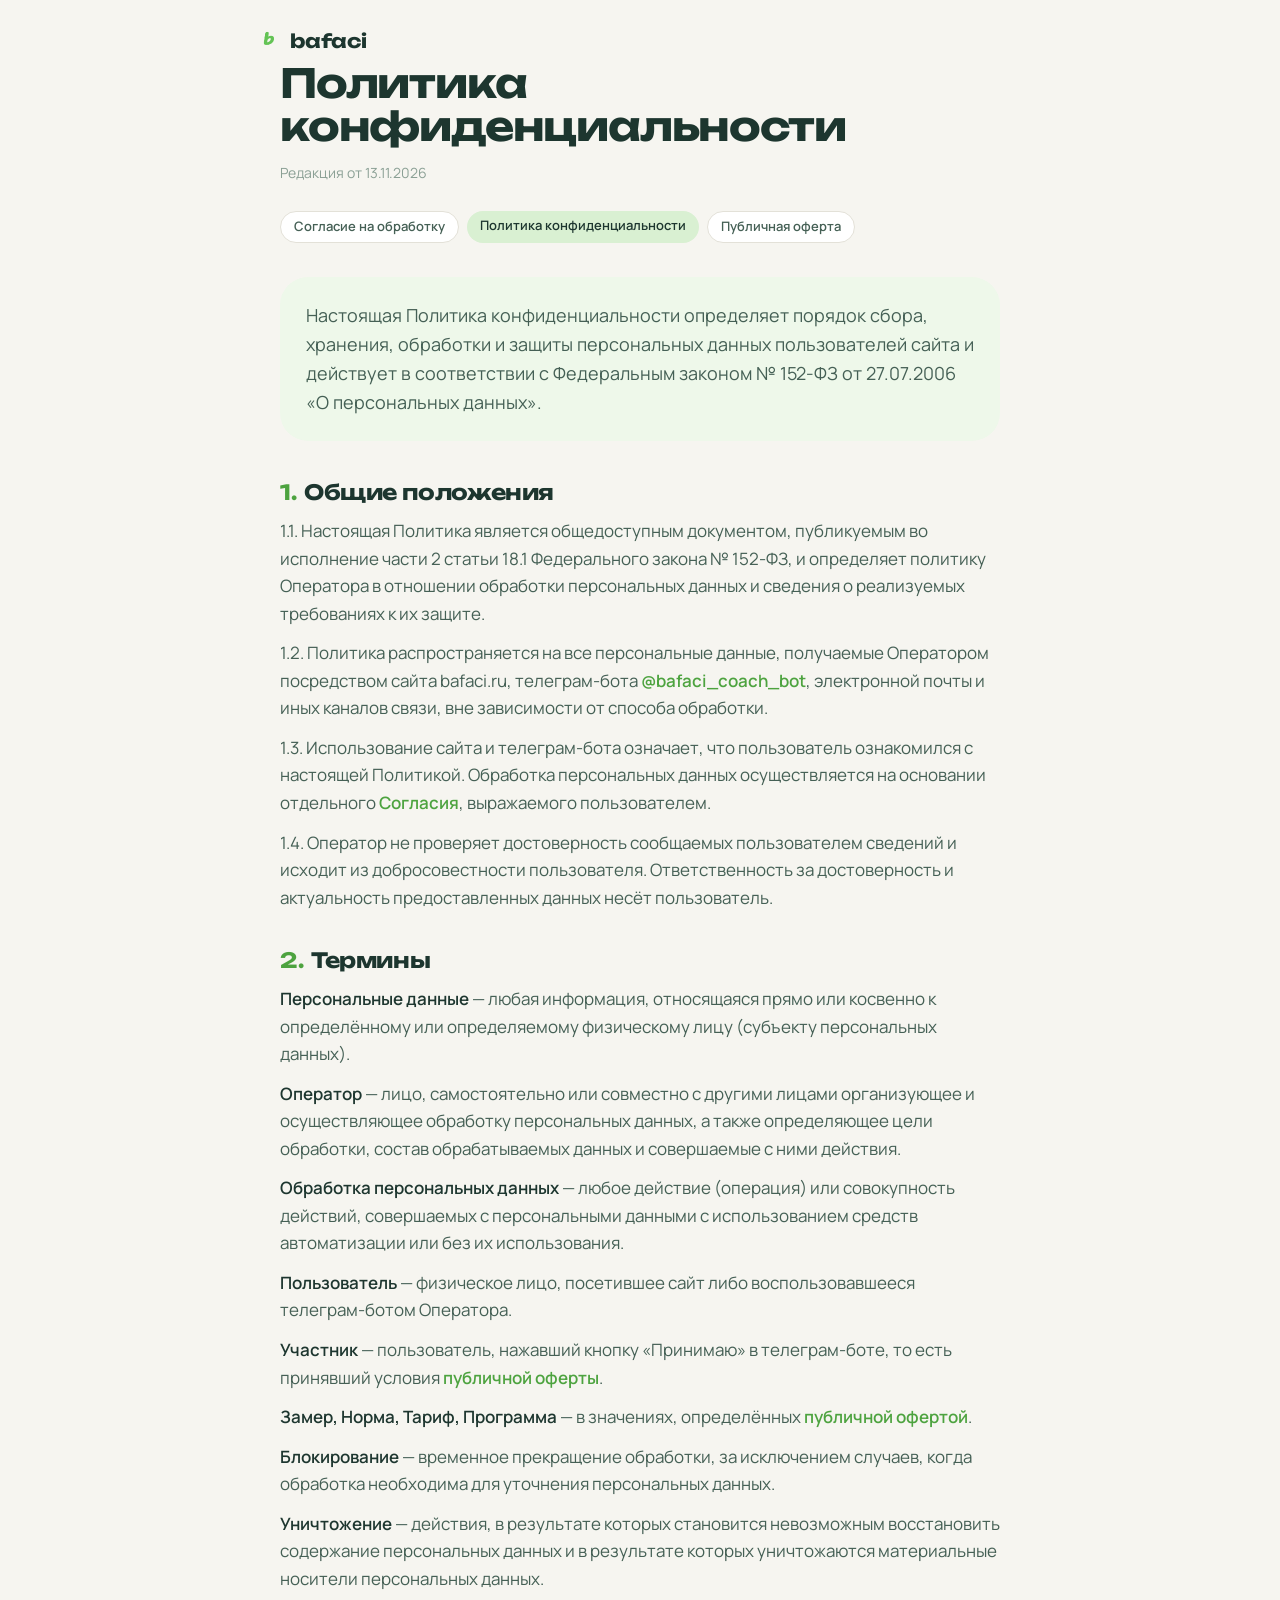
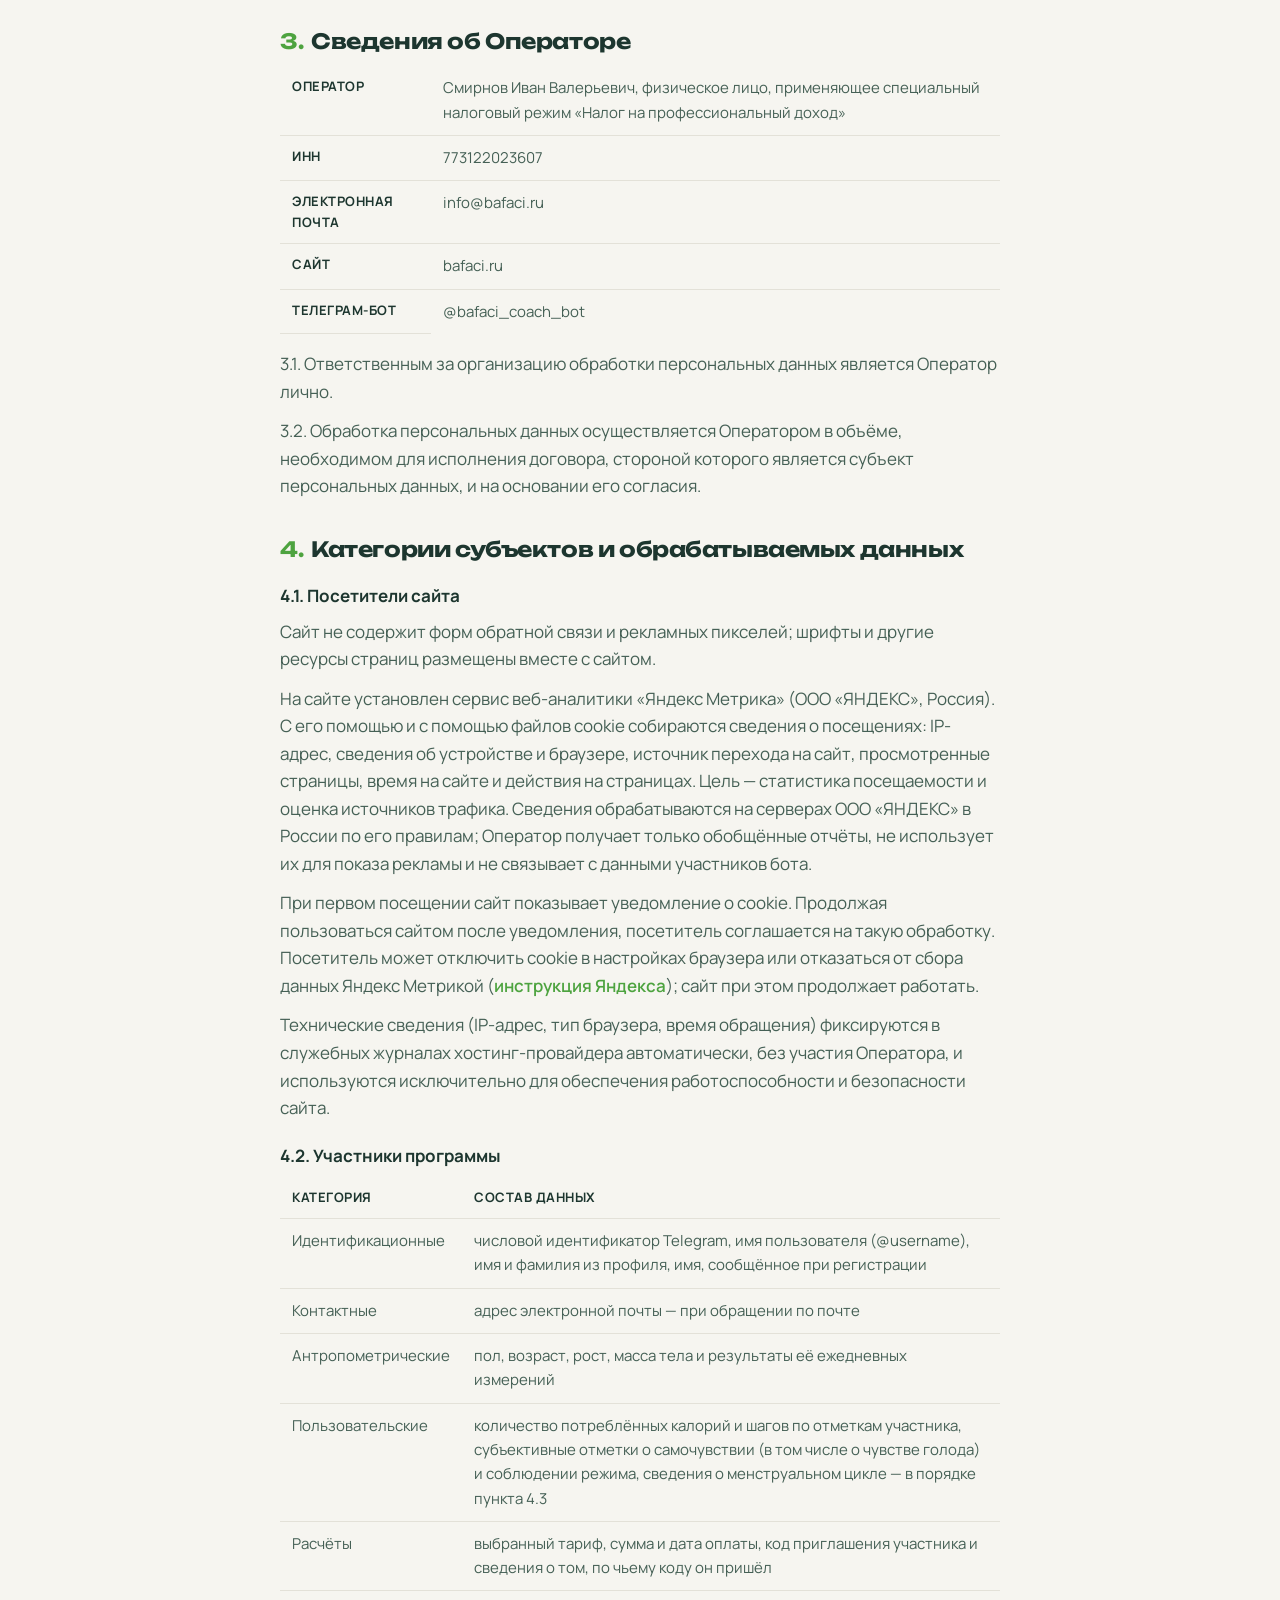
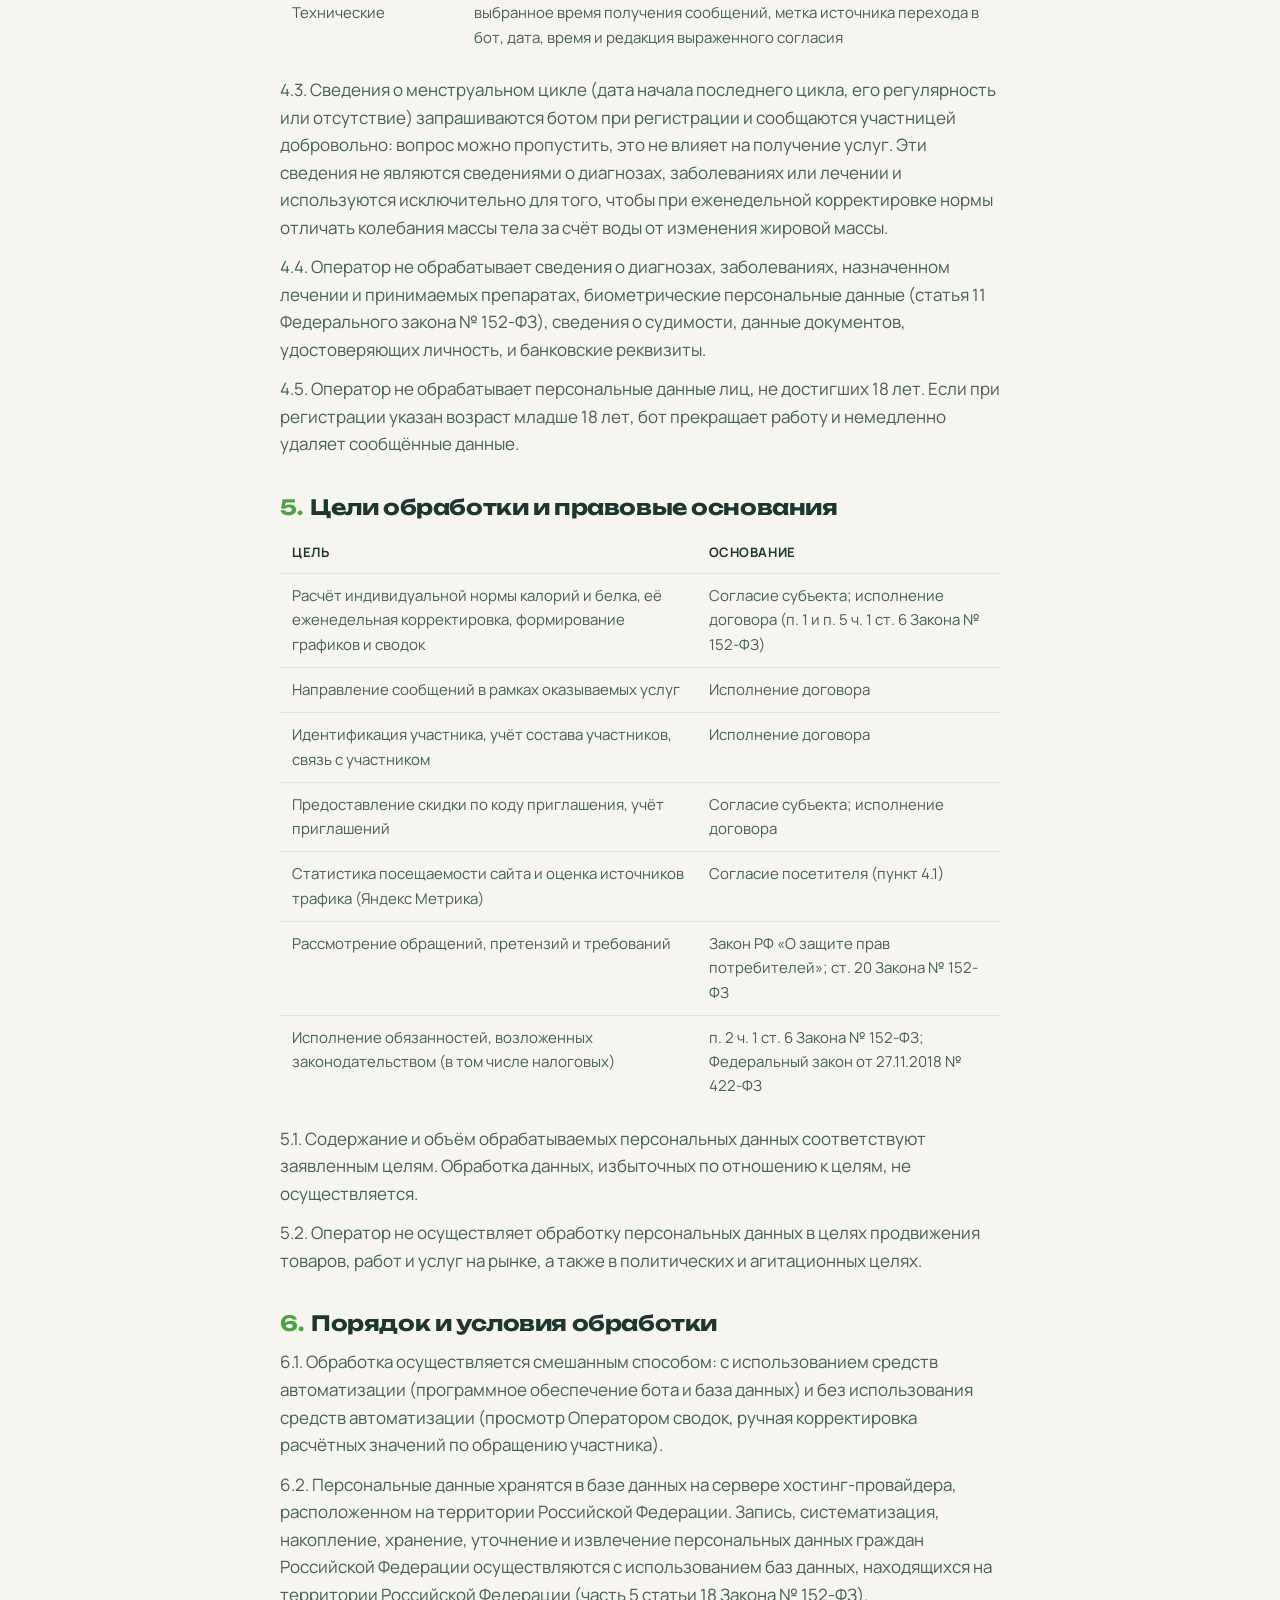
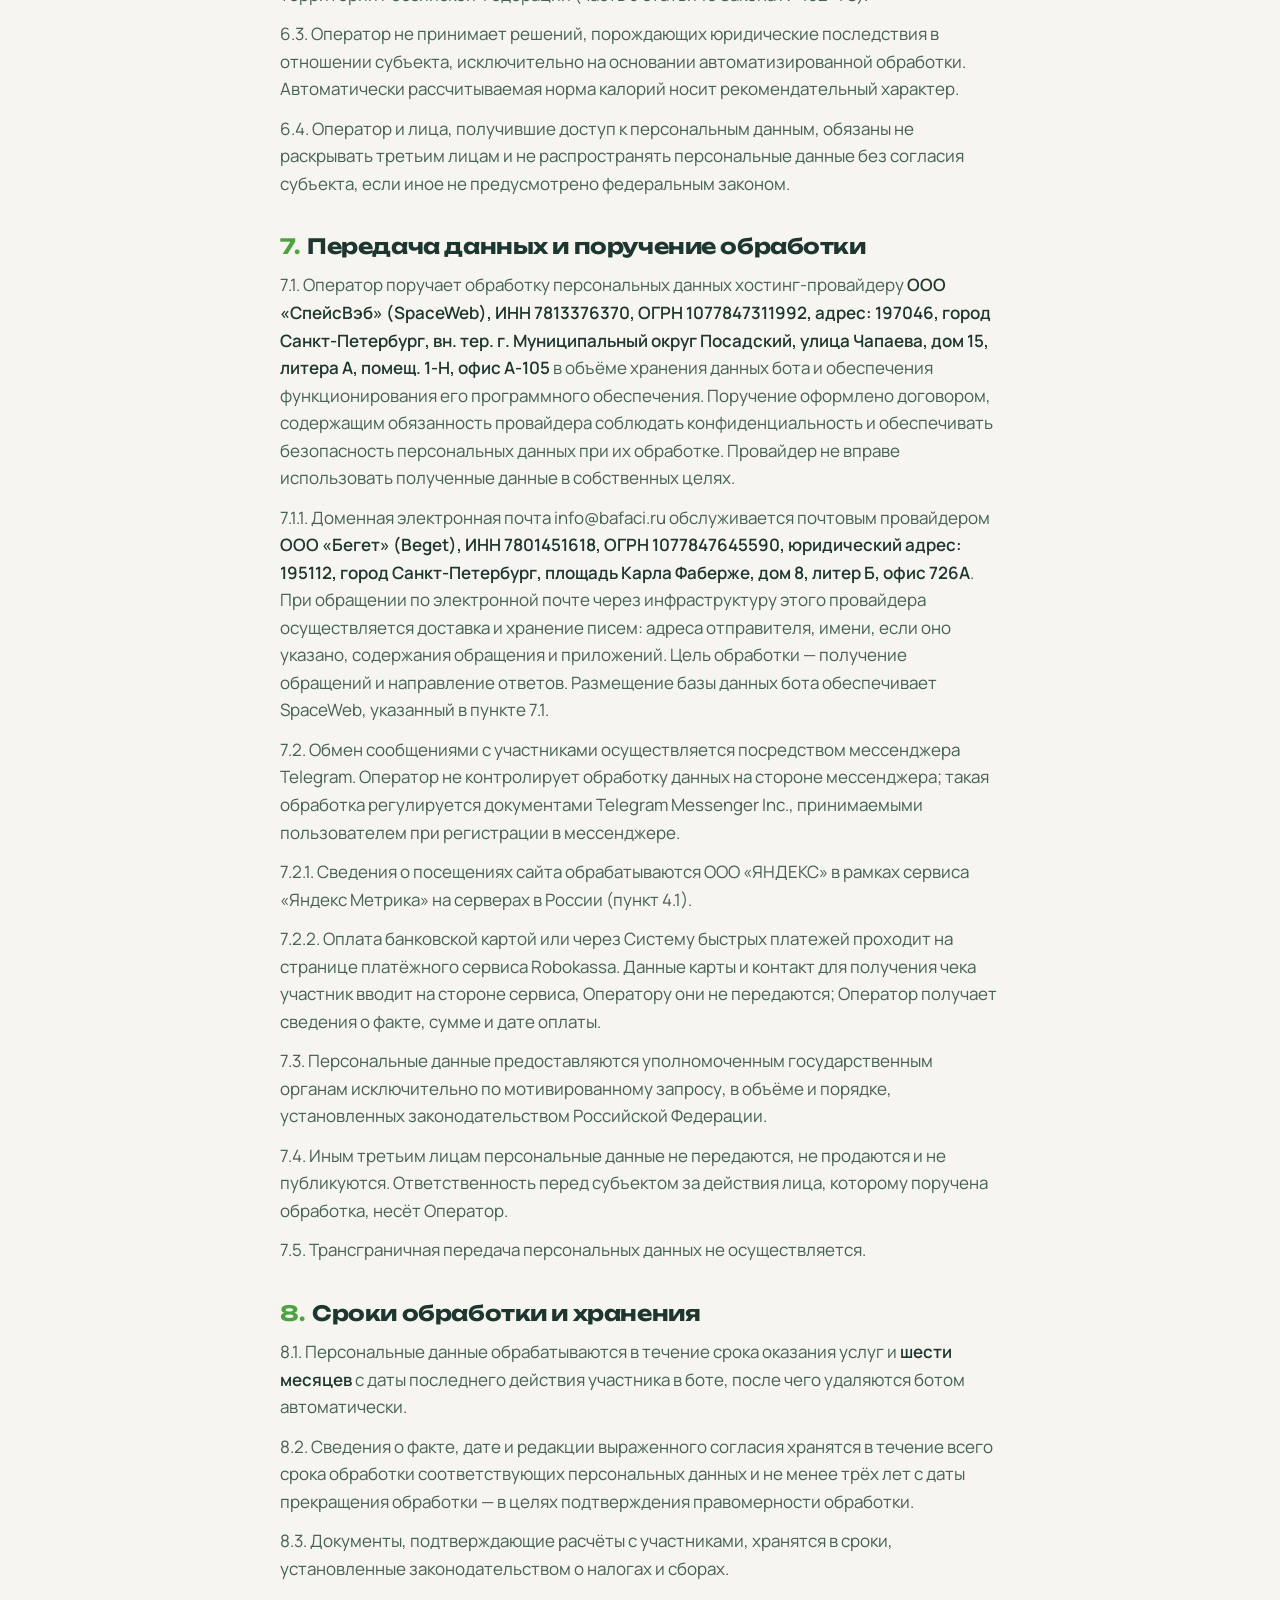
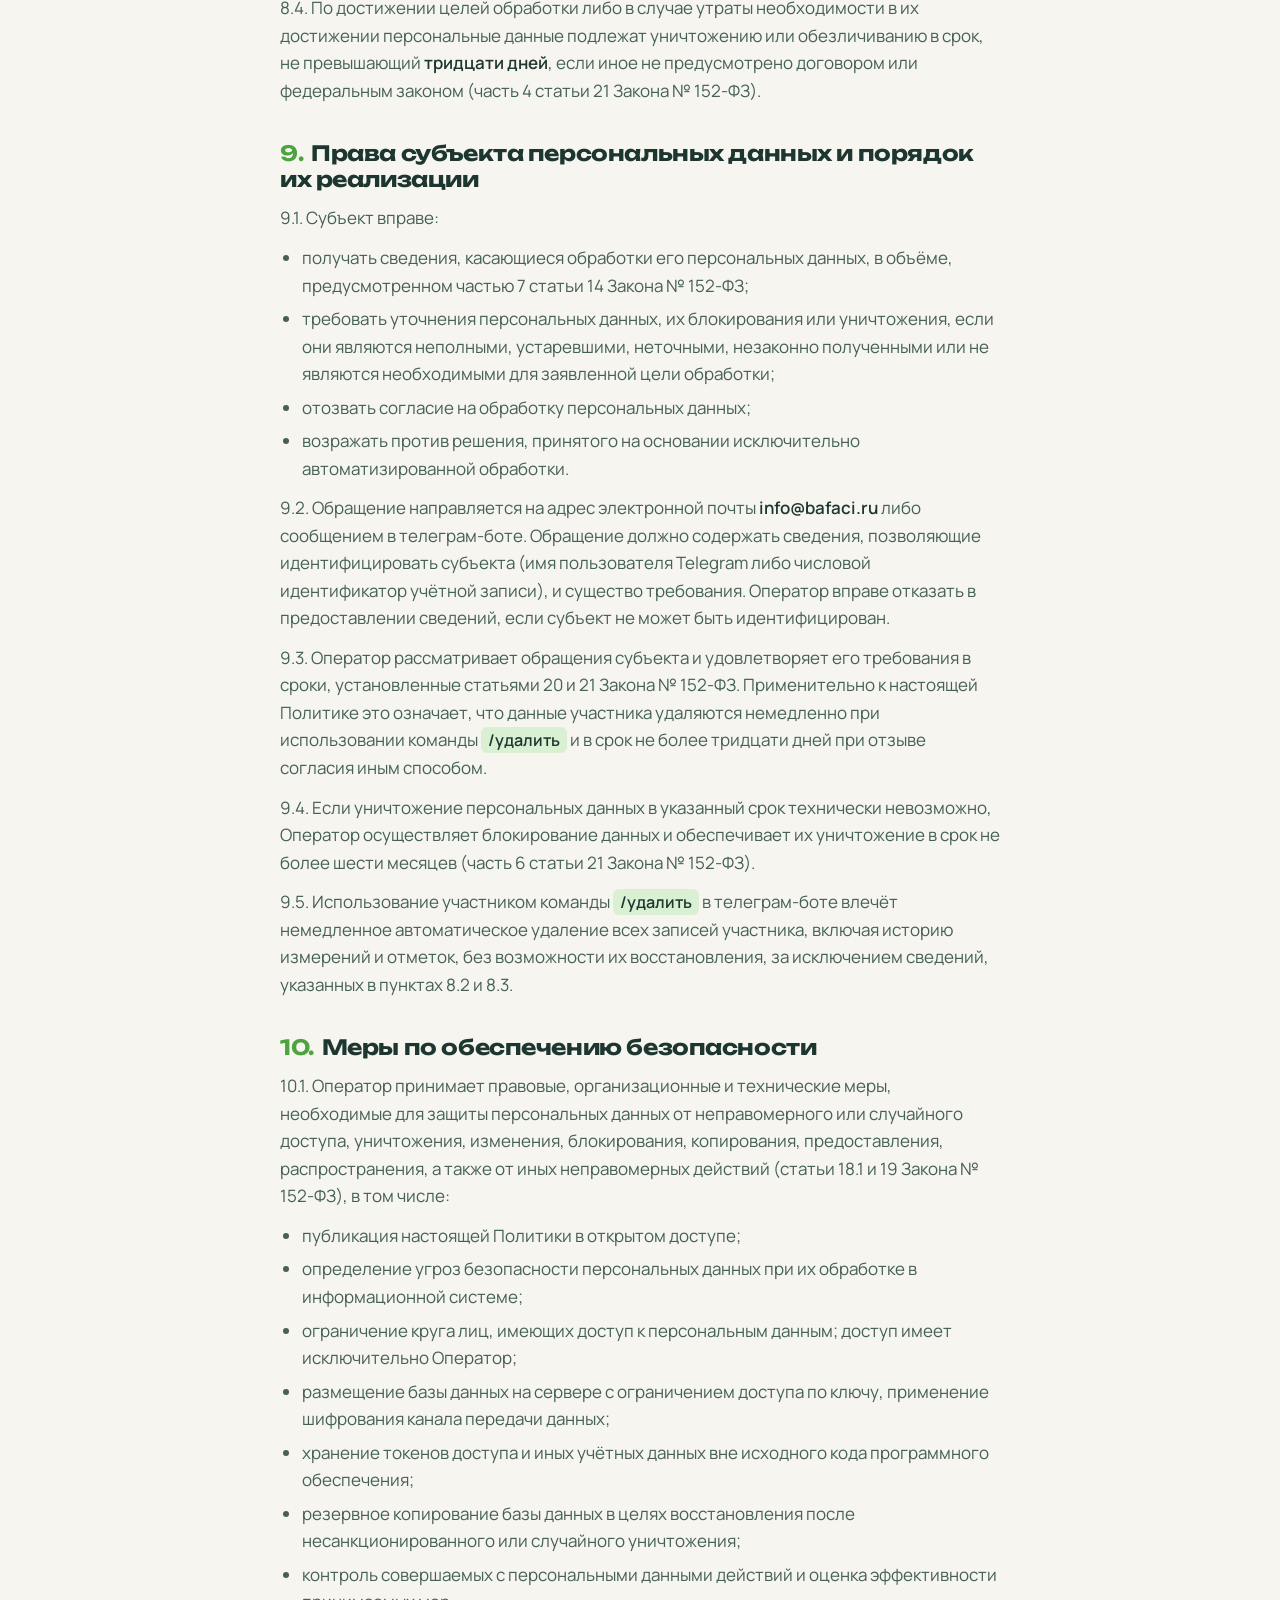
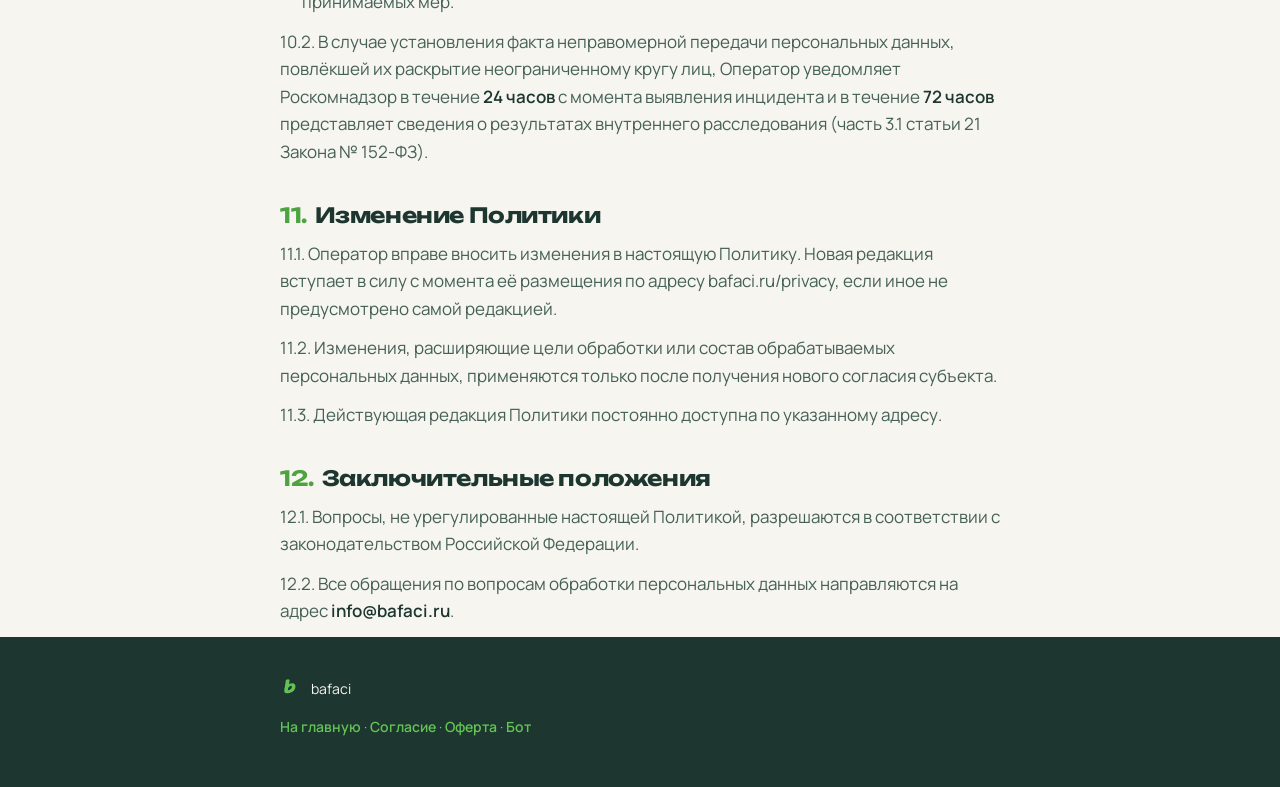
<file: privacy.html>
<!DOCTYPE html>
<html lang="ru">
<head>
<meta charset="utf-8">
<meta name="viewport" content="width=device-width, initial-scale=1, viewport-fit=cover">
<title>bafaci — политика конфиденциальности</title>
<meta name="robots" content="noindex">
<link rel="icon" href="logo.png">
<link rel="stylesheet" href="fonts/fonts.css">
<style>
:root{
  --grn:#63c354; --grn-d:#4da33f; --grn-l:#d9f0d2; --grn-p:#eef8ea;
  --ink:#1d362f; --ink-2:#456055; --ink-3:#8ba095;
  --paper:#f6f5f0; --card:#fff;
  --max:760px; --r:28px;
  --f-body:'Manrope',-apple-system,BlinkMacSystemFont,'Segoe UI','Helvetica Neue',Arial,sans-serif;
  --f-disp:'Unbounded','Manrope',-apple-system,BlinkMacSystemFont,'Segoe UI',Arial,sans-serif;
}
*{margin:0;padding:0;box-sizing:border-box}
html{-webkit-text-size-adjust:100%}
body{background:var(--paper);color:var(--ink);font-family:var(--f-body);
  font-size:17px;line-height:1.62;-webkit-font-smoothing:antialiased}
.wrap{max-width:var(--max);margin:0 auto;padding:0 20px}

.top{padding:26px 0 0}
.brand{display:inline-flex;align-items:center;gap:10px;font-family:var(--f-disp);
  font-weight:700;font-size:19px;letter-spacing:-.02em;color:var(--ink);text-decoration:none}
.brand img{height:26px}

main{padding:44px 0 90px}
h1{font-family:var(--f-disp);font-weight:700;letter-spacing:-.03em;line-height:1.08;
  font-size:clamp(26px,4.4vw,40px);margin-bottom:14px}
.date{color:var(--ink-3);font-size:14px;margin-bottom:26px}

.docnav{display:flex;flex-wrap:wrap;gap:8px;margin-bottom:34px}
.docnav a,.docnav span{font-size:13px;font-weight:600;padding:7px 13px;border-radius:999px;
  text-decoration:none;line-height:1.2}
.docnav a{background:#fff;color:var(--ink-2);border:1px solid #e3e1d8}
.docnav a:hover{border-color:var(--grn);color:var(--grn-d);text-decoration:none}
.docnav span{background:var(--grn-l);color:var(--ink)}

.intro{font-size:clamp(16px,1.9vw,18px);color:var(--ink-2);
  background:var(--grn-p);border-radius:var(--r);padding:24px 26px;margin-bottom:38px}

h2{font-family:var(--f-disp);font-weight:700;letter-spacing:-.02em;
  font-size:clamp(17px,2.3vw,21px);margin:36px 0 12px;line-height:1.24}
h2 span{color:var(--grn-d);margin-right:8px}
h3{font-family:var(--f-body);font-weight:700;color:var(--ink);font-size:17px;margin:20px 0 8px}
p{margin-bottom:12px;color:var(--ink-2)}
ul,ol{margin:0 0 12px 22px;color:var(--ink-2)}
li{margin-bottom:6px}
b{color:var(--ink);font-weight:600}
a{color:var(--grn-d);font-weight:600;text-decoration:none}
a:hover{text-decoration:underline}
code{background:var(--grn-l);color:var(--ink);padding:2px 7px;border-radius:6px;
  font-family:var(--f-body);font-weight:600;font-size:.95em}

.tbl{width:100%;border-collapse:collapse;margin:8px 0 16px;font-size:15px}
.tbl th,.tbl td{text-align:left;vertical-align:top;padding:10px 12px;border-bottom:1px solid #e3e1d8;color:var(--ink-2)}
.tbl th{color:var(--ink);font-weight:700;font-size:13px;text-transform:uppercase;letter-spacing:.04em}
.tbl tr:last-child td{border-bottom:0}

footer{background:var(--ink);color:rgba(246,245,240,.62);padding:38px 0 48px;font-size:14px;line-height:1.7}
footer a{color:var(--grn)}
footer .fbrand{color:var(--paper);margin-bottom:12px;display:flex;align-items:center;gap:9px}
</style>
</head>
<body>

<div class="wrap top">
  <a class="brand" href="/"><img src="logo.png" alt="">bafaci</a>
</div>

<main class="wrap">

  <h1>Политика конфиденциальности</h1>
  <div class="date">Редакция от 13.11.2026</div>

  <div class="docnav">
    <a href="consent.html">Согласие на обработку</a>
    <span>Политика конфиденциальности</span>
    <a href="offer.html">Публичная оферта</a>
  </div>

  <div class="intro">
    Настоящая Политика конфиденциальности определяет порядок сбора, хранения,
    обработки и защиты персональных данных пользователей сайта и действует
    в соответствии с Федеральным законом № 152-ФЗ от 27.07.2006
    «О персональных данных».
  </div>

  <h2><span>1.</span>Общие положения</h2>
  <p>1.1. Настоящая Политика является общедоступным документом, публикуемым
    во исполнение части 2 статьи 18.1 Федерального закона № 152-ФЗ, и
    определяет политику Оператора в отношении обработки персональных данных
    и сведения о реализуемых требованиях к их защите.</p>
  <p>1.2. Политика распространяется на все персональные данные, получаемые
    Оператором посредством сайта bafaci.ru, телеграм-бота
    <a href="https://t.me/bafaci_coach_bot">@bafaci_coach_bot</a>, электронной
    почты и иных каналов связи, вне зависимости от способа обработки.</p>
  <p>1.3. Использование сайта и телеграм-бота означает, что пользователь
    ознакомился с настоящей Политикой. Обработка персональных данных
    осуществляется на основании отдельного
    <a href="consent.html">Согласия</a>, выражаемого пользователем.</p>
  <p>1.4. Оператор не проверяет достоверность сообщаемых пользователем
    сведений и исходит из добросовестности пользователя. Ответственность
    за достоверность и актуальность предоставленных данных несёт
    пользователь.</p>

  <h2><span>2.</span>Термины</h2>
  <p><b>Персональные данные</b> — любая информация, относящаяся прямо или
    косвенно к определённому или определяемому физическому лицу (субъекту
    персональных данных).</p>
  <p><b>Оператор</b> — лицо, самостоятельно или совместно с другими лицами
    организующее и осуществляющее обработку персональных данных,
    а также определяющее цели обработки, состав обрабатываемых данных
    и совершаемые с ними действия.</p>
  <p><b>Обработка персональных данных</b> — любое действие (операция) или
    совокупность действий, совершаемых с персональными данными
    с использованием средств автоматизации или без их использования.</p>
  <p><b>Пользователь</b> — физическое лицо, посетившее сайт либо
    воспользовавшееся телеграм-ботом Оператора.</p>
  <p><b>Участник</b> — пользователь, нажавший кнопку «Принимаю»
    в телеграм-боте, то есть принявший условия
    <a href="offer.html">публичной оферты</a>.</p>
  <p><b>Замер, Норма, Тариф, Программа</b> — в значениях, определённых
    <a href="offer.html">публичной офертой</a>.</p>
  <p><b>Блокирование</b> — временное прекращение обработки, за исключением
    случаев, когда обработка необходима для уточнения персональных данных.</p>
  <p><b>Уничтожение</b> — действия, в результате которых становится
    невозможным восстановить содержание персональных данных и в результате
    которых уничтожаются материальные носители персональных данных.</p>

  <h2><span>3.</span>Сведения об Операторе</h2>
  <table class="tbl">
    <tr><th>Оператор</th><td>Смирнов Иван Валерьевич, физическое
      лицо, применяющее специальный налоговый режим «Налог
      на профессиональный доход»</td></tr>
    <tr><th>ИНН</th><td>773122023607</td></tr>
    <tr><th>Электронная почта</th><td>info@bafaci.ru</td></tr>
    <tr><th>Сайт</th><td>bafaci.ru</td></tr>
    <tr><th>Телеграм-бот</th><td>@bafaci_coach_bot</td></tr>
  </table>
  <p>3.1. Ответственным за организацию обработки персональных данных
    является Оператор лично.</p>
  <p>3.2. Обработка персональных данных осуществляется Оператором
    в объёме, необходимом для исполнения договора, стороной которого
    является субъект персональных данных, и на основании его согласия.</p>

  <h2><span>4.</span>Категории субъектов и обрабатываемых данных</h2>

  <h3>4.1. Посетители сайта</h3>
  <p>Сайт не содержит форм обратной связи и рекламных пикселей; шрифты
    и другие ресурсы страниц размещены вместе с сайтом.</p>
  <p>На сайте установлен сервис веб-аналитики «Яндекс Метрика»
    (ООО «ЯНДЕКС», Россия). С его помощью и с помощью файлов cookie
    собираются сведения о посещениях: IP-адрес, сведения об устройстве
    и браузере, источник перехода на сайт, просмотренные страницы, время
    на сайте и действия на страницах. Цель — статистика посещаемости
    и оценка источников трафика. Сведения обрабатываются на серверах
    ООО «ЯНДЕКС» в России по его правилам; Оператор получает только
    обобщённые отчёты, не использует их для показа рекламы и не связывает
    с данными участников бота.</p>
  <p>При первом посещении сайт показывает уведомление о cookie.
    Продолжая пользоваться сайтом после уведомления, посетитель
    соглашается на такую обработку. Посетитель может отключить cookie
    в настройках браузера или отказаться от сбора данных Яндекс Метрикой
    (<a href="https://yandex.ru/support/metrica/general/opt-out.html">инструкция
    Яндекса</a>); сайт при этом продолжает работать.</p>
  <p>Технические сведения (IP-адрес, тип браузера, время обращения)
    фиксируются в служебных журналах хостинг-провайдера автоматически,
    без участия Оператора, и используются исключительно для обеспечения
    работоспособности и безопасности сайта.</p>

  <h3>4.2. Участники программы</h3>
  <table class="tbl">
    <tr><th>Категория</th><th>Состав данных</th></tr>
    <tr><td>Идентификационные</td><td>числовой идентификатор Telegram, имя
      пользователя (@username), имя и фамилия из профиля, имя, сообщённое
      при регистрации</td></tr>
    <tr><td>Контактные</td><td>адрес электронной почты — при обращении
      по почте</td></tr>
    <tr><td>Антропометрические</td><td>пол, возраст, рост, масса тела и
      результаты её ежедневных измерений</td></tr>
    <tr><td>Пользовательские</td><td>количество потреблённых калорий
      и шагов по отметкам участника, субъективные отметки о самочувствии
      (в том числе о чувстве голода) и соблюдении режима, сведения
      о менструальном цикле — в порядке пункта 4.3</td></tr>
    <tr><td>Расчёты</td><td>выбранный тариф, сумма и дата оплаты,
      код приглашения участника и сведения о том, по чьему коду
      он пришёл</td></tr>
    <tr><td>Технические</td><td>выбранное время получения сообщений,
      метка источника перехода в бот, дата, время и редакция выраженного
      согласия</td></tr>
  </table>
  <p>4.3. Сведения о менструальном цикле (дата начала последнего цикла,
    его регулярность или отсутствие) запрашиваются ботом при регистрации
    и сообщаются участницей добровольно: вопрос можно пропустить, это
    не влияет на получение услуг. Эти сведения не являются сведениями
    о диагнозах, заболеваниях или лечении и используются исключительно
    для того, чтобы при еженедельной корректировке нормы отличать
    колебания массы тела за счёт воды от изменения жировой массы.</p>
  <p>4.4. Оператор не обрабатывает сведения о диагнозах, заболеваниях,
    назначенном лечении и принимаемых препаратах, биометрические
    персональные данные (статья 11 Федерального закона № 152-ФЗ),
    сведения о судимости, данные документов, удостоверяющих личность,
    и банковские реквизиты.</p>
  <p>4.5. Оператор не обрабатывает персональные данные лиц, не достигших
    18 лет. Если при регистрации указан возраст младше 18 лет, бот
    прекращает работу и немедленно удаляет сообщённые данные.</p>

  <h2><span>5.</span>Цели обработки и правовые основания</h2>
  <table class="tbl">
    <tr><th>Цель</th><th>Основание</th></tr>
    <tr><td>Расчёт индивидуальной нормы калорий и белка, её еженедельная
      корректировка, формирование графиков и сводок</td>
      <td>Согласие субъекта; исполнение договора (п. 1 и п. 5 ч. 1 ст. 6
      Закона № 152-ФЗ)</td></tr>
    <tr><td>Направление сообщений в рамках оказываемых услуг</td>
      <td>Исполнение договора</td></tr>
    <tr><td>Идентификация участника, учёт состава участников, связь
      с участником</td><td>Исполнение договора</td></tr>
    <tr><td>Предоставление скидки по коду приглашения, учёт приглашений</td>
      <td>Согласие субъекта; исполнение договора</td></tr>
    <tr><td>Статистика посещаемости сайта и оценка источников трафика
      (Яндекс Метрика)</td><td>Согласие посетителя (пункт 4.1)</td></tr>
    <tr><td>Рассмотрение обращений, претензий и требований</td>
      <td>Закон РФ «О защите прав потребителей»; ст. 20 Закона № 152-ФЗ</td></tr>
    <tr><td>Исполнение обязанностей, возложенных законодательством
      (в том числе налоговых)</td><td>п. 2 ч. 1 ст. 6 Закона № 152-ФЗ;
      Федеральный закон от 27.11.2018 № 422-ФЗ</td></tr>
  </table>
  <p>5.1. Содержание и объём обрабатываемых персональных данных
    соответствуют заявленным целям. Обработка данных, избыточных
    по отношению к целям, не осуществляется.</p>
  <p>5.2. Оператор не осуществляет обработку персональных данных в целях
    продвижения товаров, работ и услуг на рынке, а также в политических
    и агитационных целях.</p>

  <h2><span>6.</span>Порядок и условия обработки</h2>
  <p>6.1. Обработка осуществляется смешанным способом: с использованием
    средств автоматизации (программное обеспечение бота и база данных) и без
    использования средств автоматизации (просмотр Оператором сводок,
    ручная корректировка расчётных значений по обращению участника).</p>
  <p>6.2. Персональные данные хранятся в базе данных на сервере
    хостинг-провайдера, расположенном на территории Российской Федерации.
    Запись, систематизация, накопление, хранение, уточнение и извлечение
    персональных данных граждан Российской Федерации осуществляются
    с использованием баз данных, находящихся на территории Российской
    Федерации (часть 5 статьи 18 Закона № 152-ФЗ).</p>
  <p>6.3. Оператор не принимает решений, порождающих юридические последствия
    в отношении субъекта, исключительно на основании автоматизированной
    обработки. Автоматически рассчитываемая норма калорий носит
    рекомендательный характер.</p>
  <p>6.4. Оператор и лица, получившие доступ к персональным данным, обязаны
    не раскрывать третьим лицам и не распространять персональные данные
    без согласия субъекта, если иное не предусмотрено федеральным законом.</p>

  <h2><span>7.</span>Передача данных и поручение обработки</h2>
  <p>7.1. Оператор поручает обработку персональных данных
    хостинг-провайдеру <b>ООО «СпейсВэб» (SpaceWeb), ИНН 7813376370,
      ОГРН 1077847311992, адрес: 197046, город Санкт-Петербург,
      вн. тер. г. Муниципальный округ Посадский, улица Чапаева,
      дом 15, литера А, помещ. 1-Н, офис А-105</b>
    в объёме хранения данных бота и обеспечения функционирования
    его программного обеспечения. Поручение оформлено договором, содержащим обязанность
    провайдера соблюдать конфиденциальность и обеспечивать безопасность
    персональных данных при их обработке. Провайдер не вправе использовать
    полученные данные в собственных целях.</p>
  <p>7.1.1. Доменная электронная почта info@bafaci.ru обслуживается
    почтовым провайдером <b>ООО «Бегет» (Beget), ИНН 7801451618, ОГРН 1077847645590,
      юридический адрес: 195112, город Санкт-Петербург,
      площадь Карла Фаберже, дом 8, литер Б, офис 726А</b>.
    При обращении по электронной почте через инфраструктуру этого
    провайдера осуществляется доставка и хранение писем: адреса
    отправителя, имени, если оно указано, содержания обращения
    и приложений. Цель обработки — получение обращений и направление
    ответов. Размещение базы данных бота обеспечивает SpaceWeb,
    указанный в пункте 7.1.</p>
  <p>7.2. Обмен сообщениями с участниками осуществляется посредством
    мессенджера Telegram. Оператор не контролирует обработку данных
    на стороне мессенджера; такая обработка регулируется документами
    Telegram Messenger Inc., принимаемыми пользователем при регистрации
    в мессенджере.</p>
  <p>7.2.1. Сведения о посещениях сайта обрабатываются ООО «ЯНДЕКС»
    в рамках сервиса «Яндекс Метрика» на серверах в России (пункт 4.1).</p>
  <p>7.2.2. Оплата банковской картой или через Систему быстрых платежей
    проходит на странице платёжного сервиса Robokassa. Данные карты
    и контакт для получения чека участник вводит на стороне сервиса,
    Оператору они не передаются; Оператор получает сведения о факте,
    сумме и дате оплаты.</p>
  <p>7.3. Персональные данные предоставляются уполномоченным государственным
    органам исключительно по мотивированному запросу, в объёме и порядке,
    установленных законодательством Российской Федерации.</p>
  <p>7.4. Иным третьим лицам персональные данные не передаются,
    не продаются и не публикуются. Ответственность перед субъектом
    за действия лица, которому поручена обработка, несёт Оператор.</p>
  <p>7.5. Трансграничная передача персональных данных не осуществляется.</p>

  <h2><span>8.</span>Сроки обработки и хранения</h2>
  <p>8.1. Персональные данные обрабатываются в течение срока оказания
    услуг и <b>шести месяцев</b> с даты последнего действия участника
    в боте, после чего удаляются ботом автоматически.</p>
  <p>8.2. Сведения о факте, дате и редакции выраженного согласия хранятся
    в течение всего срока обработки соответствующих персональных данных
    и не менее трёх лет с даты прекращения обработки — в целях подтверждения
    правомерности обработки.</p>
  <p>8.3. Документы, подтверждающие расчёты с участниками, хранятся в сроки,
    установленные законодательством о налогах и сборах.</p>
  <p>8.4. По достижении целей обработки либо в случае утраты необходимости
    в их достижении персональные данные подлежат уничтожению или
    обезличиванию в срок, не превышающий <b>тридцати дней</b>, если иное
    не предусмотрено договором или федеральным законом (часть 4 статьи 21
    Закона № 152-ФЗ).</p>

  <h2><span>9.</span>Права субъекта персональных данных и порядок их реализации</h2>
  <p>9.1. Субъект вправе:</p>
  <ul>
    <li>получать сведения, касающиеся обработки его персональных данных,
      в объёме, предусмотренном частью 7 статьи 14 Закона № 152-ФЗ;</li>
    <li>требовать уточнения персональных данных, их блокирования или
      уничтожения, если они являются неполными, устаревшими, неточными,
      незаконно полученными или не являются необходимыми для заявленной
      цели обработки;</li>
    <li>отозвать согласие на обработку персональных данных;</li>
    <li>возражать против решения, принятого на основании исключительно
      автоматизированной обработки.</li>
  </ul>
  <p>9.2. Обращение направляется на адрес электронной почты
    <b>info@bafaci.ru</b> либо сообщением
    в телеграм-боте. Обращение должно содержать сведения, позволяющие
    идентифицировать субъекта (имя пользователя Telegram либо числовой
    идентификатор учётной записи), и существо требования. Оператор вправе
    отказать в предоставлении сведений, если субъект не может быть
    идентифицирован.</p>
  <p>9.3. Оператор рассматривает обращения субъекта и удовлетворяет его
    требования в сроки, установленные статьями 20 и 21 Закона № 152-ФЗ.
    Применительно к настоящей Политике это означает, что данные участника
    удаляются немедленно при использовании команды <code>/удалить</code>
    и в срок не более тридцати дней при отзыве согласия иным способом.</p>
  <p>9.4. Если уничтожение персональных данных в указанный срок технически
    невозможно, Оператор осуществляет блокирование данных и обеспечивает их
    уничтожение в срок не более шести месяцев (часть 6 статьи 21 Закона
    № 152-ФЗ).</p>
  <p>9.5. Использование участником команды <code>/удалить</code>
    в телеграм-боте влечёт немедленное автоматическое удаление всех записей
    участника, включая историю измерений и отметок, без возможности
    их восстановления, за исключением сведений, указанных в пунктах 8.2
    и 8.3.</p>

  <h2><span>10.</span>Меры по обеспечению безопасности</h2>
  <p>10.1. Оператор принимает правовые, организационные и технические меры,
    необходимые для защиты персональных данных от неправомерного или
    случайного доступа, уничтожения, изменения, блокирования, копирования,
    предоставления, распространения, а также от иных неправомерных
    действий (статьи 18.1 и 19 Закона № 152-ФЗ), в том числе:</p>
  <ul>
    <li>публикация настоящей Политики в открытом доступе;</li>
    <li>определение угроз безопасности персональных данных при их обработке
      в информационной системе;</li>
    <li>ограничение круга лиц, имеющих доступ к персональным данным;
      доступ имеет исключительно Оператор;</li>
    <li>размещение базы данных на сервере с ограничением доступа
      по ключу, применение шифрования канала передачи данных;</li>
    <li>хранение токенов доступа и иных учётных данных вне исходного кода
      программного обеспечения;</li>
    <li>резервное копирование базы данных в целях восстановления
      после несанкционированного или случайного уничтожения;</li>
    <li>контроль совершаемых с персональными данными действий и оценка
      эффективности принимаемых мер.</li>
  </ul>
  <p>10.2. В случае установления факта неправомерной передачи персональных
    данных, повлёкшей их раскрытие неограниченному кругу лиц, Оператор
    уведомляет Роскомнадзор в течение <b>24 часов</b> с момента выявления
    инцидента и в течение <b>72 часов</b> представляет сведения
    о результатах внутреннего расследования (часть 3.1 статьи 21 Закона
    № 152-ФЗ).</p>

  <h2><span>11.</span>Изменение Политики</h2>
  <p>11.1. Оператор вправе вносить изменения в настоящую Политику.
    Новая редакция вступает в силу с момента её размещения по адресу
    bafaci.ru/privacy, если иное не предусмотрено самой редакцией.</p>
  <p>11.2. Изменения, расширяющие цели обработки или состав обрабатываемых
    персональных данных, применяются только после получения нового согласия
    субъекта.</p>
  <p>11.3. Действующая редакция Политики постоянно доступна
    по указанному адресу.</p>

  <h2><span>12.</span>Заключительные положения</h2>
  <p>12.1. Вопросы, не урегулированные настоящей Политикой, разрешаются
    в соответствии с законодательством Российской Федерации.</p>
  <p>12.2. Все обращения по вопросам обработки персональных данных
    направляются на адрес <b>info@bafaci.ru</b>.</p>

</main>

<footer>
  <div class="wrap">
    <div class="fbrand"><img src="logo.png" alt="" style="height:28px"> bafaci</div>
    <a href="/">На главную</a> · <a href="consent.html">Согласие</a> ·
    <a href="offer.html">Оферта</a> · <a href="https://t.me/bafaci_coach_bot">Бот</a>
  </div>
</footer>

<script src="site.js" defer></script>
</body>
</html>
</file>
<file: fonts/fonts.css>
/* Шрифты Unbounded и Manrope (SIL Open Font License 1.1, см. OFL-*.txt).
   Лежат на своём сервере, чтобы IP посетителей не уходил в Google. */

/* Manrope · cyrillic-ext */
@font-face {
  font-family: 'Manrope';
  font-style: normal;
  font-weight: 400;
  font-display: swap;
  src: url(manrope-cyrillic-ext.woff2) format('woff2');
  unicode-range: U+0460-052F, U+1C80-1C8A, U+20B4, U+2DE0-2DFF, U+A640-A69F, U+FE2E-FE2F;
}

/* Manrope · cyrillic */
@font-face {
  font-family: 'Manrope';
  font-style: normal;
  font-weight: 400;
  font-display: swap;
  src: url(manrope-cyrillic.woff2) format('woff2');
  unicode-range: U+0301, U+0400-045F, U+0490-0491, U+04B0-04B1, U+2116;
}

/* Manrope · latin-ext */
@font-face {
  font-family: 'Manrope';
  font-style: normal;
  font-weight: 400;
  font-display: swap;
  src: url(manrope-latin-ext.woff2) format('woff2');
  unicode-range: U+0100-02BA, U+02BD-02C5, U+02C7-02CC, U+02CE-02D7, U+02DD-02FF, U+0304, U+0308, U+0329, U+1D00-1DBF, U+1E00-1E9F, U+1EF2-1EFF, U+2020, U+20A0-20AB, U+20AD-20C4, U+2113, U+2C60-2C7F, U+A720-A7FF;
}

/* Manrope · latin */
@font-face {
  font-family: 'Manrope';
  font-style: normal;
  font-weight: 400;
  font-display: swap;
  src: url(manrope-latin.woff2) format('woff2');
  unicode-range: U+0000-00FF, U+0131, U+0152-0153, U+02BB-02BC, U+02C6, U+02DA, U+02DC, U+0304, U+0308, U+0329, U+2000-206F, U+20AC, U+2122, U+2191, U+2193, U+2212, U+2215, U+FEFF, U+FFFD;
}

/* Manrope · cyrillic-ext */
@font-face {
  font-family: 'Manrope';
  font-style: normal;
  font-weight: 500;
  font-display: swap;
  src: url(manrope-cyrillic-ext.woff2) format('woff2');
  unicode-range: U+0460-052F, U+1C80-1C8A, U+20B4, U+2DE0-2DFF, U+A640-A69F, U+FE2E-FE2F;
}

/* Manrope · cyrillic */
@font-face {
  font-family: 'Manrope';
  font-style: normal;
  font-weight: 500;
  font-display: swap;
  src: url(manrope-cyrillic.woff2) format('woff2');
  unicode-range: U+0301, U+0400-045F, U+0490-0491, U+04B0-04B1, U+2116;
}

/* Manrope · latin-ext */
@font-face {
  font-family: 'Manrope';
  font-style: normal;
  font-weight: 500;
  font-display: swap;
  src: url(manrope-latin-ext.woff2) format('woff2');
  unicode-range: U+0100-02BA, U+02BD-02C5, U+02C7-02CC, U+02CE-02D7, U+02DD-02FF, U+0304, U+0308, U+0329, U+1D00-1DBF, U+1E00-1E9F, U+1EF2-1EFF, U+2020, U+20A0-20AB, U+20AD-20C4, U+2113, U+2C60-2C7F, U+A720-A7FF;
}

/* Manrope · latin */
@font-face {
  font-family: 'Manrope';
  font-style: normal;
  font-weight: 500;
  font-display: swap;
  src: url(manrope-latin.woff2) format('woff2');
  unicode-range: U+0000-00FF, U+0131, U+0152-0153, U+02BB-02BC, U+02C6, U+02DA, U+02DC, U+0304, U+0308, U+0329, U+2000-206F, U+20AC, U+2122, U+2191, U+2193, U+2212, U+2215, U+FEFF, U+FFFD;
}

/* Manrope · cyrillic-ext */
@font-face {
  font-family: 'Manrope';
  font-style: normal;
  font-weight: 600;
  font-display: swap;
  src: url(manrope-cyrillic-ext.woff2) format('woff2');
  unicode-range: U+0460-052F, U+1C80-1C8A, U+20B4, U+2DE0-2DFF, U+A640-A69F, U+FE2E-FE2F;
}

/* Manrope · cyrillic */
@font-face {
  font-family: 'Manrope';
  font-style: normal;
  font-weight: 600;
  font-display: swap;
  src: url(manrope-cyrillic.woff2) format('woff2');
  unicode-range: U+0301, U+0400-045F, U+0490-0491, U+04B0-04B1, U+2116;
}

/* Manrope · latin-ext */
@font-face {
  font-family: 'Manrope';
  font-style: normal;
  font-weight: 600;
  font-display: swap;
  src: url(manrope-latin-ext.woff2) format('woff2');
  unicode-range: U+0100-02BA, U+02BD-02C5, U+02C7-02CC, U+02CE-02D7, U+02DD-02FF, U+0304, U+0308, U+0329, U+1D00-1DBF, U+1E00-1E9F, U+1EF2-1EFF, U+2020, U+20A0-20AB, U+20AD-20C4, U+2113, U+2C60-2C7F, U+A720-A7FF;
}

/* Manrope · latin */
@font-face {
  font-family: 'Manrope';
  font-style: normal;
  font-weight: 600;
  font-display: swap;
  src: url(manrope-latin.woff2) format('woff2');
  unicode-range: U+0000-00FF, U+0131, U+0152-0153, U+02BB-02BC, U+02C6, U+02DA, U+02DC, U+0304, U+0308, U+0329, U+2000-206F, U+20AC, U+2122, U+2191, U+2193, U+2212, U+2215, U+FEFF, U+FFFD;
}

/* Manrope · cyrillic-ext */
@font-face {
  font-family: 'Manrope';
  font-style: normal;
  font-weight: 700;
  font-display: swap;
  src: url(manrope-cyrillic-ext.woff2) format('woff2');
  unicode-range: U+0460-052F, U+1C80-1C8A, U+20B4, U+2DE0-2DFF, U+A640-A69F, U+FE2E-FE2F;
}

/* Manrope · cyrillic */
@font-face {
  font-family: 'Manrope';
  font-style: normal;
  font-weight: 700;
  font-display: swap;
  src: url(manrope-cyrillic.woff2) format('woff2');
  unicode-range: U+0301, U+0400-045F, U+0490-0491, U+04B0-04B1, U+2116;
}

/* Manrope · latin-ext */
@font-face {
  font-family: 'Manrope';
  font-style: normal;
  font-weight: 700;
  font-display: swap;
  src: url(manrope-latin-ext.woff2) format('woff2');
  unicode-range: U+0100-02BA, U+02BD-02C5, U+02C7-02CC, U+02CE-02D7, U+02DD-02FF, U+0304, U+0308, U+0329, U+1D00-1DBF, U+1E00-1E9F, U+1EF2-1EFF, U+2020, U+20A0-20AB, U+20AD-20C4, U+2113, U+2C60-2C7F, U+A720-A7FF;
}

/* Manrope · latin */
@font-face {
  font-family: 'Manrope';
  font-style: normal;
  font-weight: 700;
  font-display: swap;
  src: url(manrope-latin.woff2) format('woff2');
  unicode-range: U+0000-00FF, U+0131, U+0152-0153, U+02BB-02BC, U+02C6, U+02DA, U+02DC, U+0304, U+0308, U+0329, U+2000-206F, U+20AC, U+2122, U+2191, U+2193, U+2212, U+2215, U+FEFF, U+FFFD;
}

/* Unbounded · cyrillic-ext */
@font-face {
  font-family: 'Unbounded';
  font-style: normal;
  font-weight: 500;
  font-display: swap;
  src: url(unbounded-cyrillic-ext.woff2) format('woff2');
  unicode-range: U+0460-052F, U+1C80-1C8A, U+20B4, U+2DE0-2DFF, U+A640-A69F, U+FE2E-FE2F;
}

/* Unbounded · cyrillic */
@font-face {
  font-family: 'Unbounded';
  font-style: normal;
  font-weight: 500;
  font-display: swap;
  src: url(unbounded-cyrillic.woff2) format('woff2');
  unicode-range: U+0301, U+0400-045F, U+0490-0491, U+04B0-04B1, U+2116;
}

/* Unbounded · latin-ext */
@font-face {
  font-family: 'Unbounded';
  font-style: normal;
  font-weight: 500;
  font-display: swap;
  src: url(unbounded-latin-ext.woff2) format('woff2');
  unicode-range: U+0100-02BA, U+02BD-02C5, U+02C7-02CC, U+02CE-02D7, U+02DD-02FF, U+0304, U+0308, U+0329, U+1D00-1DBF, U+1E00-1E9F, U+1EF2-1EFF, U+2020, U+20A0-20AB, U+20AD-20C4, U+2113, U+2C60-2C7F, U+A720-A7FF;
}

/* Unbounded · latin */
@font-face {
  font-family: 'Unbounded';
  font-style: normal;
  font-weight: 500;
  font-display: swap;
  src: url(unbounded-latin.woff2) format('woff2');
  unicode-range: U+0000-00FF, U+0131, U+0152-0153, U+02BB-02BC, U+02C6, U+02DA, U+02DC, U+0304, U+0308, U+0329, U+2000-206F, U+20AC, U+2122, U+2191, U+2193, U+2212, U+2215, U+FEFF, U+FFFD;
}

/* Unbounded · cyrillic-ext */
@font-face {
  font-family: 'Unbounded';
  font-style: normal;
  font-weight: 700;
  font-display: swap;
  src: url(unbounded-cyrillic-ext.woff2) format('woff2');
  unicode-range: U+0460-052F, U+1C80-1C8A, U+20B4, U+2DE0-2DFF, U+A640-A69F, U+FE2E-FE2F;
}

/* Unbounded · cyrillic */
@font-face {
  font-family: 'Unbounded';
  font-style: normal;
  font-weight: 700;
  font-display: swap;
  src: url(unbounded-cyrillic.woff2) format('woff2');
  unicode-range: U+0301, U+0400-045F, U+0490-0491, U+04B0-04B1, U+2116;
}

/* Unbounded · latin-ext */
@font-face {
  font-family: 'Unbounded';
  font-style: normal;
  font-weight: 700;
  font-display: swap;
  src: url(unbounded-latin-ext.woff2) format('woff2');
  unicode-range: U+0100-02BA, U+02BD-02C5, U+02C7-02CC, U+02CE-02D7, U+02DD-02FF, U+0304, U+0308, U+0329, U+1D00-1DBF, U+1E00-1E9F, U+1EF2-1EFF, U+2020, U+20A0-20AB, U+20AD-20C4, U+2113, U+2C60-2C7F, U+A720-A7FF;
}

/* Unbounded · latin */
@font-face {
  font-family: 'Unbounded';
  font-style: normal;
  font-weight: 700;
  font-display: swap;
  src: url(unbounded-latin.woff2) format('woff2');
  unicode-range: U+0000-00FF, U+0131, U+0152-0153, U+02BB-02BC, U+02C6, U+02DA, U+02DC, U+0304, U+0308, U+0329, U+2000-206F, U+20AC, U+2122, U+2191, U+2193, U+2212, U+2215, U+FEFF, U+FFFD;
}

/* Unbounded · cyrillic-ext */
@font-face {
  font-family: 'Unbounded';
  font-style: normal;
  font-weight: 800;
  font-display: swap;
  src: url(unbounded-cyrillic-ext.woff2) format('woff2');
  unicode-range: U+0460-052F, U+1C80-1C8A, U+20B4, U+2DE0-2DFF, U+A640-A69F, U+FE2E-FE2F;
}

/* Unbounded · cyrillic */
@font-face {
  font-family: 'Unbounded';
  font-style: normal;
  font-weight: 800;
  font-display: swap;
  src: url(unbounded-cyrillic.woff2) format('woff2');
  unicode-range: U+0301, U+0400-045F, U+0490-0491, U+04B0-04B1, U+2116;
}

/* Unbounded · latin-ext */
@font-face {
  font-family: 'Unbounded';
  font-style: normal;
  font-weight: 800;
  font-display: swap;
  src: url(unbounded-latin-ext.woff2) format('woff2');
  unicode-range: U+0100-02BA, U+02BD-02C5, U+02C7-02CC, U+02CE-02D7, U+02DD-02FF, U+0304, U+0308, U+0329, U+1D00-1DBF, U+1E00-1E9F, U+1EF2-1EFF, U+2020, U+20A0-20AB, U+20AD-20C4, U+2113, U+2C60-2C7F, U+A720-A7FF;
}

/* Unbounded · latin */
@font-face {
  font-family: 'Unbounded';
  font-style: normal;
  font-weight: 800;
  font-display: swap;
  src: url(unbounded-latin.woff2) format('woff2');
  unicode-range: U+0000-00FF, U+0131, U+0152-0153, U+02BB-02BC, U+02C6, U+02DA, U+02DC, U+0304, U+0308, U+0329, U+2000-206F, U+20AC, U+2122, U+2191, U+2193, U+2212, U+2215, U+FEFF, U+FFFD;
}
</file>
